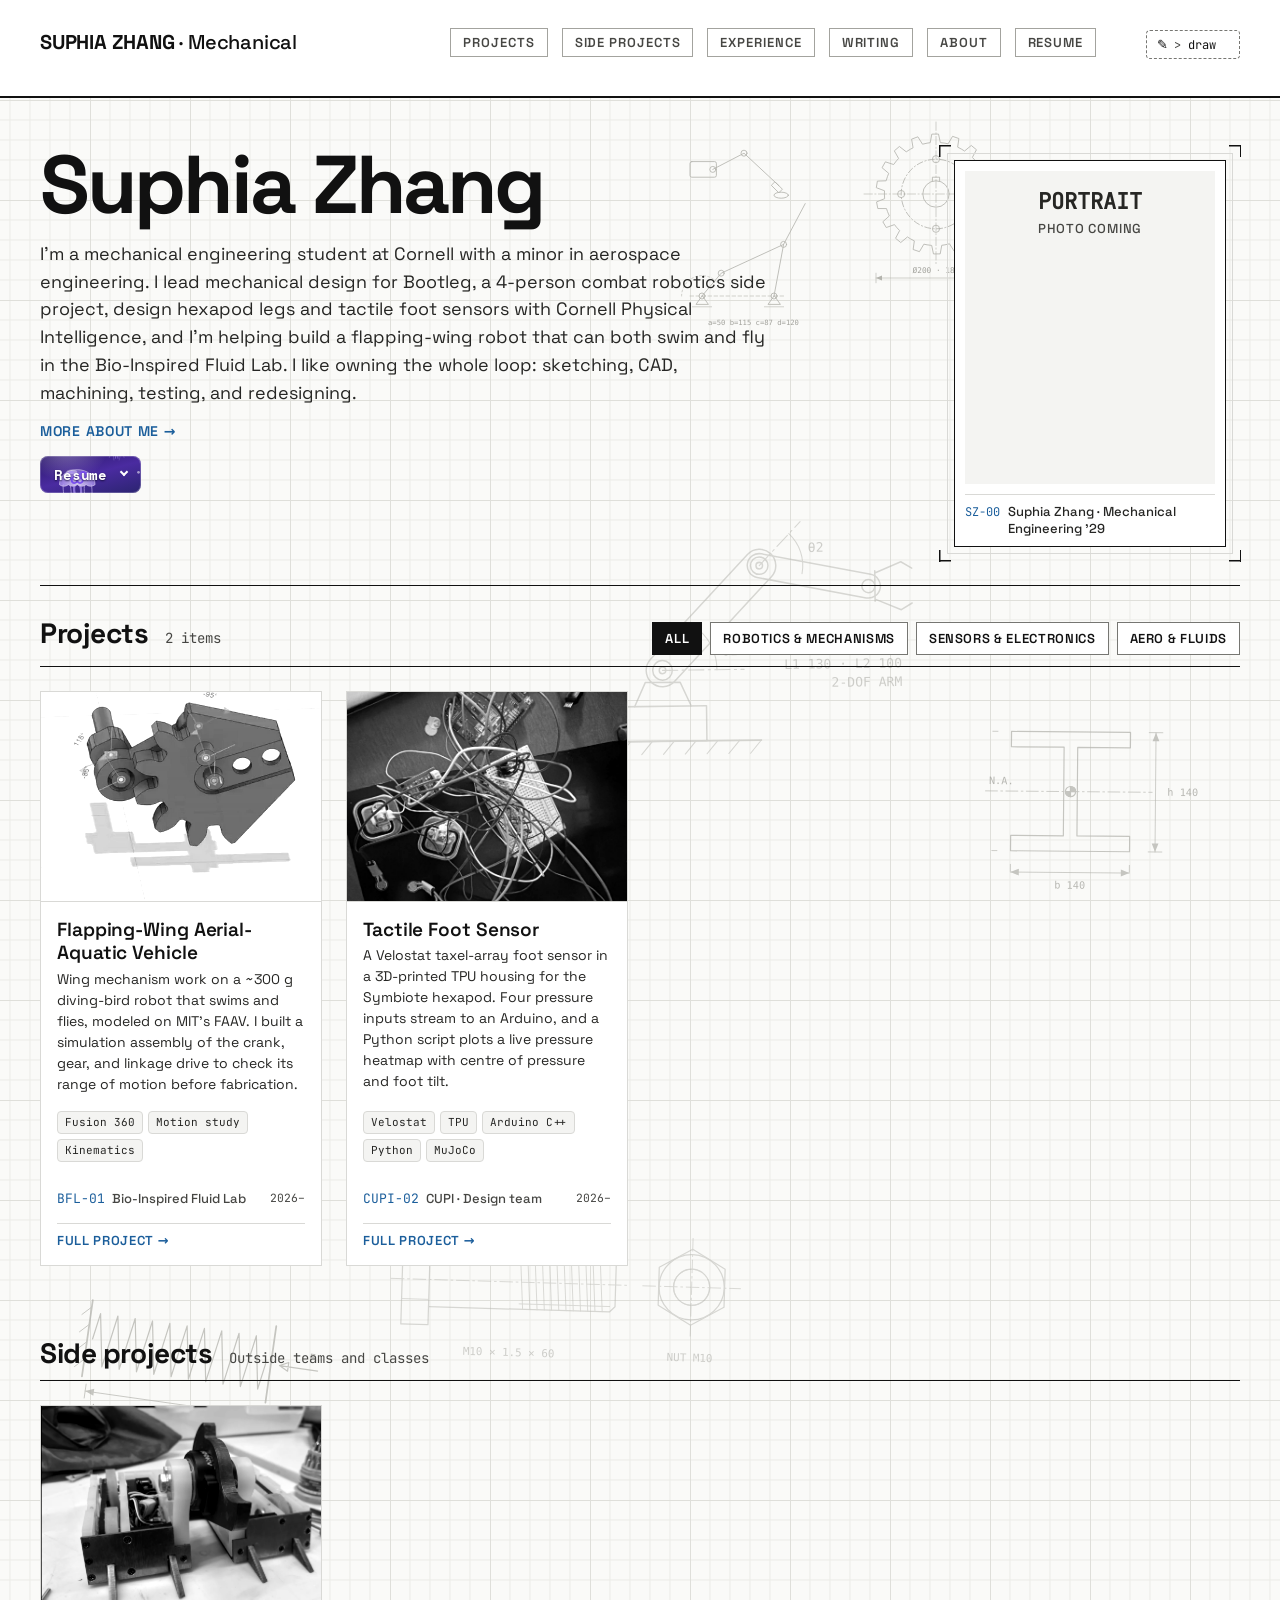
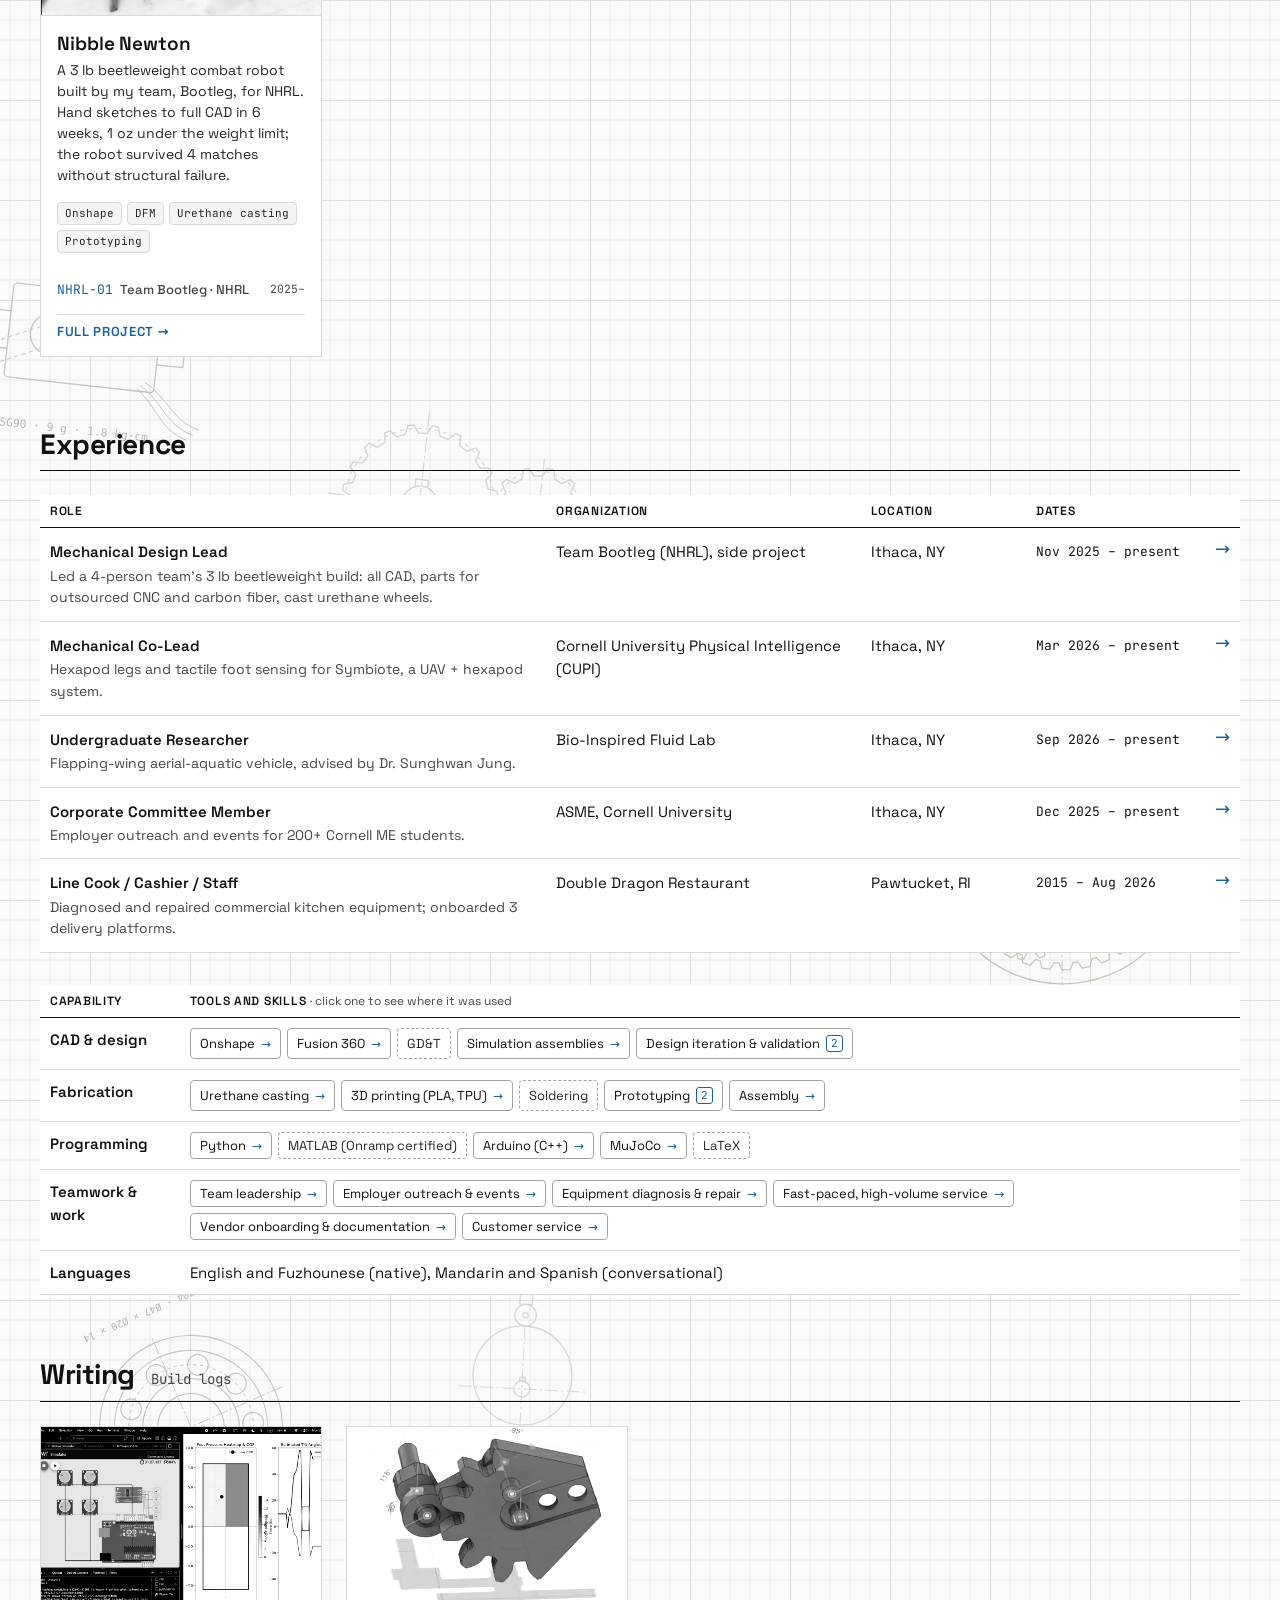
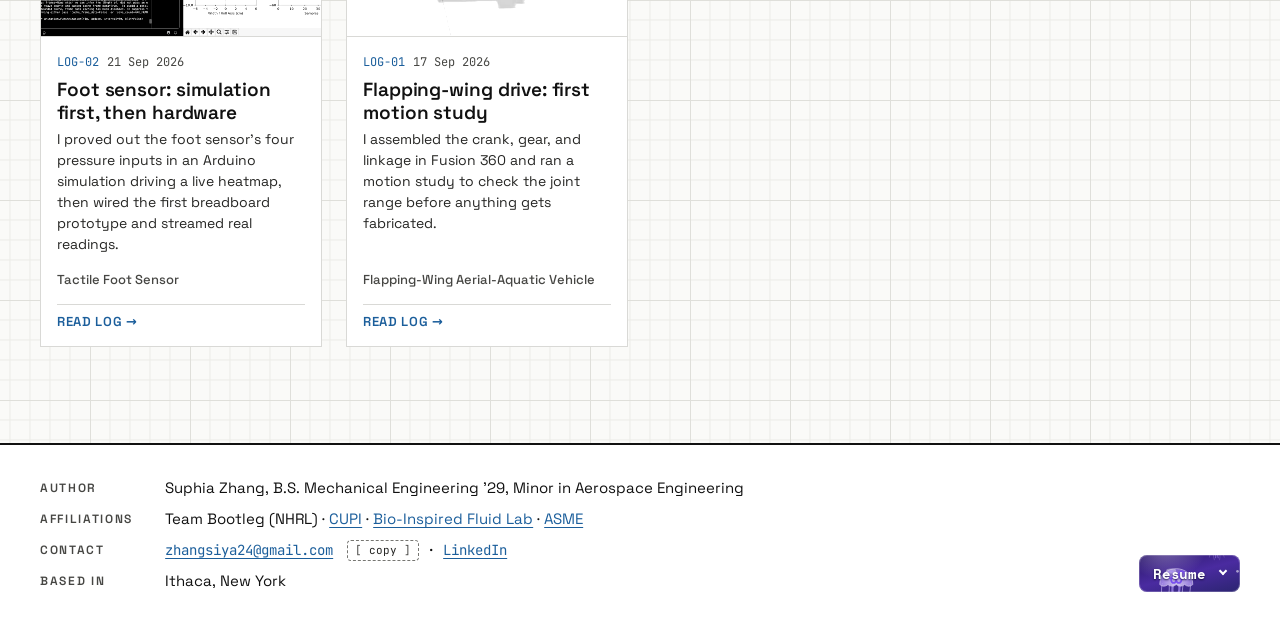
<file: index.html>
<!doctype html>
<html lang="en">
<head>
  <meta charset="utf-8">
  <meta name="viewport" content="width=device-width, initial-scale=1">
  <title>Suphia Zhang · Mechanical Engineering</title>
  <meta name="description" content="Suphia Zhang, mechanical engineering student at Cornell. Combat robotics, hexapod legs, tactile foot sensors, and a flapping-wing robot that swims and flies.">
  <meta property="og:title" content="Suphia Zhang · Mechanical Engineering">
  <meta property="og:description" content="Mechanical engineering student at Cornell. I design, build, and test robots.">
  <meta property="og:image" content="https://suphiaz24.github.io/assets/media/cupi-foot-sensor-wiring.jpg">
  <meta name="theme-color" content="#ffffff">
  <script>document.documentElement.classList.add("js");addEventListener("pagereveal",function(e){if(!e.viewTransition||location.pathname.indexOf("projects/")<0)return;var z=null;try{z=JSON.parse(sessionStorage.getItem("zoom"));sessionStorage.removeItem("zoom")}catch(_){}var s=document.documentElement.style;s.setProperty("--zx",(z?z.x:50)+"%");s.setProperty("--zy",(z?z.y:50)+"%");e.viewTransition.types.add("zoom")})</script>
  <link rel="icon" href="assets/img/favicon.svg" type="image/svg+xml">
  <link rel="preload" href="assets/fonts/space-grotesk-wght.woff2" as="font" type="font/woff2" crossorigin>
  <link rel="stylesheet" href="assets/css/main.css">
  <script src="assets/js/main.js" defer></script>
</head>
<body>
<a class="skip" href="#main">Skip to content</a>

<header class="masthead">
  <div class="wrap">
    <a class="brand" href="./">SUPHIA ZHANG <span>· Mechanical</span></a>
    <nav class="nav hang" aria-label="Primary">
      <a class="sign" href="#projects"><span class="plate">Projects</span></a>
      <a class="sign" href="#side-projects"><span class="plate">Side<span class="xl"> projects</span></span></a>
      <a class="sign" href="#experience"><span class="plate">Experience</span></a>
      <a class="sign" href="#writing"><span class="plate">Writing</span></a>
      <a class="sign" href="pages/about/index.html"><span class="plate">About</span></a>
      <a class="sign sign-go" href="assets/SZhang_Resume_Mechanical_Engineering.pdf" target="_blank" rel="noopener"><span class="plate">Resume</span></a>
    </nav>
    <div class="draw-ctl"><button type="button" class="draw-btn" aria-pressed="false" aria-label="Drawing mode"><span class="pwr" aria-hidden="true">✎</span> <span class="cmd">draw</span><span class="cur" aria-hidden="true"></span></button></div>
  </div>
</header>

<main id="main">
  <section class="intro wrap" aria-labelledby="name">
    <div class="intro-grid">
      <div class="intro-main">
      <h1 id="name">Suphia Zhang</h1>
      <p class="lede">I’m a mechanical engineering student at Cornell with a minor in aerospace engineering. I lead mechanical design for Bootleg, a 4-person combat robotics side project, design hexapod legs and tactile foot sensors with Cornell Physical Intelligence, and I’m helping build a flapping-wing robot that can both swim and fly in the Bio-Inspired Fluid Lab. I like owning the whole loop: sketching, CAD, machining, testing, and redesigning.</p>
      <p class="more"><a href="pages/about/index.html">More about me →</a></p>
      <div class="order">
        <details class="resume-menu">
        <summary class="btn"><video class="btn-video" muted loop playsinline preload="auto" aria-hidden="true"><source src="assets/media/resume-bg.mp4" type="video/mp4"></video><span class="btn-label">Resume</span> <span class="caret" aria-hidden="true"></span></summary>
        <ul class="resume-list">
          <li><a href="assets/SZhang_Resume_Mechanical_Engineering.pdf" target="_blank" rel="noopener"><strong>Mechanical Engineering</strong><span>Primary</span></a></li>
          <li><a href="assets/SZhang_Resume_Manufacturing_Engineering.pdf" target="_blank" rel="noopener"><strong>Manufacturing Engineering</strong></a></li>
          <li><a href="assets/SZhang_Resume_Testing_Engineering.pdf" target="_blank" rel="noopener"><strong>Testing Engineering</strong></a></li>
        </ul>
      </details>
      </div>
      </div>
      <figure class="frame portrait-frame">
        <!-- Portrait: upload your photo as assets/media/portrait.jpg, then replace the .pending div below with:
             <img src="assets/media/portrait.jpg" alt="Suphia Zhang" width="800" height="1000"> -->
        <div class="pending" role="img" aria-label="Portrait coming soon"><div><b>PORTRAIT</b><span>Photo coming</span></div></div>
        <figcaption><span class="pn">SZ-00</span> Suphia Zhang · Mechanical Engineering ’29</figcaption>
      </figure>
    </div>
  </section>

  <section class="wrap section" id="projects" aria-labelledby="projects-h" style="padding-top:0">
    <div class="section-head">
      <h2 id="projects-h">Projects</h2>
      <span class="count" data-count>2 items</span>
      <div class="filter" role="group" aria-label="Filter projects by category">
        <button type="button" aria-pressed="true" data-filter="all">All</button>
        <button type="button" aria-pressed="false" data-filter="robotics">Robotics &amp; Mechanisms</button>
        <button type="button" aria-pressed="false" data-filter="sensors">Sensors &amp; Electronics</button>
        <button type="button" aria-pressed="false" data-filter="aero">Aero &amp; Fluids</button>
      </div>
    </div>

    <ul class="cards track" id="project-track">
      <li data-cat="aero robotics">
        <a class="card" href="pages/projects/flapping-wing-vehicle.html">
          <div class="card-art"><img src="assets/media/faav-wing-iso.jpg" alt="Isometric CAD view of the crank, gear and linkage wing drive" loading="lazy" width="960" height="720"></div>
          <div class="card-body">
            <h3>Flapping-Wing Aerial-Aquatic Vehicle</h3>
            <p>Wing mechanism work on a ~300 g diving-bird robot that swims and flies, modeled on MIT’s FAAV. I built a simulation assembly of the crank, gear, and linkage drive to check its range of motion before fabrication.</p>
            <span class="tags" aria-label="Tools"><span>Fusion 360</span><span>Motion study</span><span>Kinematics</span></span>
            <span class="meta"><span><span class="pn">BFL-01</span> Bio-Inspired Fluid Lab</span><span class="mono">2026–</span></span>
            <span class="card-more">Full project →</span>
          </div>
        </a>
      </li>
      <li data-cat="sensors robotics">
        <a class="card" href="pages/projects/tactile-foot-sensor.html">
          <div class="card-art"><img src="assets/media/cupi-foot-sensor-wiring.jpg" alt="Prototype wiring: a RedBoard, breadboard, two load cells and force-sensitive resistors" loading="lazy" width="1200" height="1600" style="object-position:center 45%"></div>
          <div class="card-body">
            <h3>Tactile Foot Sensor</h3>
            <p>A Velostat taxel-array foot sensor in a 3D-printed TPU housing for the Symbiote hexapod. Four pressure inputs stream to an Arduino, and a Python script plots a live pressure heatmap with centre of pressure and foot tilt.</p>
            <span class="tags" aria-label="Tools"><span>Velostat</span><span>TPU</span><span>Arduino C++</span><span>Python</span><span>MuJoCo</span></span>
            <span class="meta"><span><span class="pn">CUPI-02</span> CUPI · Design team</span><span class="mono">2026–</span></span>
            <span class="card-more">Full project →</span>
          </div>
        </a>
      </li>
    </ul>
    <p class="empty" data-empty hidden>No projects in this category yet.</p>
  </section>

  <section class="wrap section" id="side-projects" aria-labelledby="side-h">
    <div class="section-head"><h2 id="side-h">Side projects</h2><span class="count">Outside teams and classes</span></div>
    <ul class="cards side-cards track" id="side-track">
      <li>
        <a class="card" href="pages/side-projects/nibble-newton.html">
          <div class="card-art"><img src="assets/media/Nibble%20Newton%201.png" alt="Nibble Newton, a 3 lb beetleweight combat robot" loading="lazy" width="960" height="720"></div>
          <div class="card-body">
            <h3>Nibble Newton</h3>
            <p>A 3 lb beetleweight combat robot built by my team, Bootleg, for NHRL. Hand sketches to full CAD in 6 weeks, 1 oz under the weight limit; the robot survived 4 matches without structural failure.</p>
            <span class="tags" aria-label="Tools"><span>Onshape</span><span>DFM</span><span>Urethane casting</span><span>Prototyping</span></span>
            <span class="meta"><span><span class="pn">NHRL-01</span> Team Bootleg · NHRL</span><span class="mono">2025–</span></span>
            <span class="card-more">Full project →</span>
          </div>
        </a>
      </li>
    </ul>
  </section>


  <section class="wrap section" id="experience" aria-labelledby="experience-h">
    <div class="section-head"><h2 id="experience-h">Experience</h2></div>
    <div class="xp">
      <div class="xp-labels" aria-hidden="true"><span>Role</span><span>Organization</span><span>Location</span><span>Dates</span></div>
      <a class="xp-row" href="pages/experience/team-bootleg.html">
        <span class="xp-role"><strong>Mechanical Design Lead</strong><span class="sub">Led a 4-person team’s 3 lb beetleweight build: all CAD, parts for outsourced CNC and carbon fiber, cast urethane wheels.</span></span>
        <span class="xp-org">Team Bootleg (NHRL), side project</span><span class="xp-loc">Ithaca, NY</span><span class="xp-date mono">Nov 2025 – present</span>
        <span class="xp-go" aria-hidden="true">→</span>
      </a>
      <a class="xp-row" href="pages/experience/cornell-physical-intelligence.html">
        <span class="xp-role"><strong>Mechanical Co-Lead</strong><span class="sub">Hexapod legs and tactile foot sensing for Symbiote, a UAV + hexapod system.</span></span>
        <span class="xp-org">Cornell University Physical Intelligence (CUPI)</span><span class="xp-loc">Ithaca, NY</span><span class="xp-date mono">Mar 2026 – present</span>
        <span class="xp-go" aria-hidden="true">→</span>
      </a>
      <a class="xp-row" href="pages/experience/bio-inspired-fluid-lab.html">
        <span class="xp-role"><strong>Undergraduate Researcher</strong><span class="sub">Flapping-wing aerial-aquatic vehicle, advised by Dr. Sunghwan Jung.</span></span>
        <span class="xp-org">Bio-Inspired Fluid Lab</span><span class="xp-loc">Ithaca, NY</span><span class="xp-date mono">Sep 2026 – present</span>
        <span class="xp-go" aria-hidden="true">→</span>
      </a>
      <a class="xp-row" href="pages/experience/asme-cornell.html">
        <span class="xp-role"><strong>Corporate Committee Member</strong><span class="sub">Employer outreach and events for 200+ Cornell ME students.</span></span>
        <span class="xp-org">ASME, Cornell University</span><span class="xp-loc">Ithaca, NY</span><span class="xp-date mono">Dec 2025 – present</span>
        <span class="xp-go" aria-hidden="true">→</span>
      </a>
      <a class="xp-row" href="pages/experience/double-dragon.html">
        <span class="xp-role"><strong>Line Cook / Cashier / Staff</strong><span class="sub">Diagnosed and repaired commercial kitchen equipment; onboarded 3 delivery platforms.</span></span>
        <span class="xp-org">Double Dragon Restaurant</span><span class="xp-loc">Pawtucket, RI</span><span class="xp-date mono">2015 – Aug 2026</span>
        <span class="xp-go" aria-hidden="true">→</span>
      </a>
    </div>


    <div class="table-scroll" style="margin-top:var(--s6)">
      <table class="spec stack-2">
        <thead><tr><th scope="col">Capability</th><th scope="col">Tools and skills <span class="hint-inline">· click one to see where it was used</span></th></tr></thead>
        <tbody>
          <tr><td><strong>CAD &amp; design</strong></td><td><div class="skills"><a class="skill" href="pages/side-projects/nibble-newton.html" title="Nibble Newton">Onshape</a><a class="skill" href="pages/projects/flapping-wing-vehicle.html" title="Flapping-Wing Vehicle">Fusion 360</a><span class="skill plain">GD&amp;T</span><a class="skill" href="pages/projects/flapping-wing-vehicle.html" title="Flapping-Wing Vehicle">Simulation assemblies</a><details class="skill-menu"><summary class="skill">Design iteration &amp; validation <span class="n">2</span></summary><ul class="skill-list"><li><a href="pages/side-projects/nibble-newton.html">Nibble Newton</a></li><li><a href="pages/projects/tactile-foot-sensor.html">Tactile Foot Sensor</a></li></ul></details></div></td></tr>
          <tr><td><strong>Fabrication</strong></td><td><div class="skills"><a class="skill" href="pages/side-projects/nibble-newton.html" title="Nibble Newton">Urethane casting</a><a class="skill" href="pages/projects/tactile-foot-sensor.html" title="Tactile Foot Sensor">3D printing (PLA, TPU)</a><span class="skill plain">Soldering</span><details class="skill-menu"><summary class="skill">Prototyping <span class="n">2</span></summary><ul class="skill-list"><li><a href="pages/projects/tactile-foot-sensor.html">Tactile Foot Sensor</a></li><li><a href="pages/side-projects/nibble-newton.html">Nibble Newton</a></li></ul></details><a class="skill" href="pages/side-projects/nibble-newton.html" title="Nibble Newton">Assembly</a></div></td></tr>
          <tr><td><strong>Programming</strong></td><td><div class="skills"><a class="skill" href="pages/projects/tactile-foot-sensor.html" title="Tactile Foot Sensor">Python</a><span class="skill plain">MATLAB (Onramp certified)</span><a class="skill" href="pages/projects/tactile-foot-sensor.html" title="Tactile Foot Sensor">Arduino (C++)</a><a class="skill" href="pages/projects/tactile-foot-sensor.html" title="Tactile Foot Sensor">MuJoCo</a><span class="skill plain">LaTeX</span></div></td></tr>
          <tr><td><strong>Teamwork &amp; work</strong></td><td><div class="skills"><a class="skill" href="pages/experience/team-bootleg.html" title="Team Bootleg">Team leadership</a><a class="skill" href="pages/experience/asme-cornell.html" title="ASME, Cornell">Employer outreach &amp; events</a><a class="skill" href="pages/experience/double-dragon.html" title="Double Dragon Restaurant">Equipment diagnosis &amp; repair</a><a class="skill" href="pages/experience/double-dragon.html" title="Double Dragon Restaurant">Fast-paced, high-volume service</a><a class="skill" href="pages/experience/double-dragon.html" title="Double Dragon Restaurant">Vendor onboarding &amp; documentation</a><a class="skill" href="pages/experience/double-dragon.html" title="Double Dragon Restaurant">Customer service</a></div></td></tr>
          <tr><td><strong>Languages</strong></td><td>English and Fuzhounese (native), Mandarin and Spanish (conversational)</td></tr>
        </tbody>
      </table>
    </div>
  </section>

  <section class="wrap section" id="writing" aria-labelledby="writing-h">
    <div class="section-head"><h2 id="writing-h">Writing</h2><span class="count">Build logs</span></div>
    <ul class="cards track writing-cards" id="writing-track">
      <li>
        <a class="card" href="pages/writing/foot-sensor-sim-to-hardware.html">
          <div class="card-art"><img src="assets/media/cupi-foot-sensor-prototype-poster.jpg" alt="Simulated foot sensor inputs driving a live pressure heatmap" loading="lazy"></div>
          <div class="card-body">
            <span class="log-date"><span class="pn">LOG-02</span> <span class="mono">21 Sep 2026</span></span>
            <h3>Foot sensor: simulation first, then hardware</h3>
            <p>I proved out the foot sensor’s four pressure inputs in an Arduino simulation driving a live heatmap, then wired the first breadboard prototype and streamed real readings.</p>
            <span class="meta"><span>Tactile Foot Sensor</span></span>
            <span class="card-more">Read log →</span>
          </div>
        </a>
      </li>
      <li>
        <a class="card" href="pages/writing/flapping-wing-first-motion-study.html">
          <div class="card-art"><img src="assets/media/faav-wing-iso.jpg" alt="Isometric CAD view of the crank, gear and linkage wing drive" loading="lazy" width="960" height="720"></div>
          <div class="card-body">
            <span class="log-date"><span class="pn">LOG-01</span> <span class="mono">17 Sep 2026</span></span>
            <h3>Flapping-wing drive: first motion study</h3>
            <p>I assembled the crank, gear, and linkage in Fusion 360 and ran a motion study to check the joint range before anything gets fabricated.</p>
            <span class="meta"><span>Flapping-Wing Aerial-Aquatic Vehicle</span></span>
            <span class="card-more">Read log →</span>
          </div>
        </a>
      </li>
    </ul>
  </section>

</main>

<footer class="colophon" id="contact">
  <div class="wrap">
    <dl class="author">
      <dt>Author</dt><dd>Suphia Zhang, B.S. Mechanical Engineering ’29, Minor in Aerospace Engineering</dd>
      <dt>Affiliations</dt><dd>Team Bootleg (NHRL) · <a href="https://cornellphysicalintelligence.com/" target="_blank" rel="noopener noreferrer">CUPI</a> · <a href="https://sites.google.com/cornell.edu/sunnyjsh" target="_blank" rel="noopener noreferrer">Bio-Inspired Fluid Lab</a> · <a href="https://asme.mae.cornell.edu/" target="_blank" rel="noopener noreferrer">ASME</a></dd>
      <dt>Contact</dt><dd class="data"><a href="mailto:zhangsiya24@gmail.com">zhangsiya24@gmail.com</a> <button type="button" class="copy-email" data-copy="zhangsiya24@gmail.com" aria-label="Copy email address"><span>copy</span></button> · <a href="https://www.linkedin.com/in/suphia-zhang" target="_blank" rel="noopener noreferrer">LinkedIn</a></dd>
      <dt>Based in</dt><dd>Ithaca, New York</dd>
    </dl>
    <div class="order">
      <details class="resume-menu">
        <summary class="btn"><video class="btn-video" muted loop playsinline preload="auto" aria-hidden="true"><source src="assets/media/resume-bg.mp4" type="video/mp4"></video><span class="btn-label">Resume</span> <span class="caret" aria-hidden="true"></span></summary>
        <ul class="resume-list">
          <li><a href="assets/SZhang_Resume_Mechanical_Engineering.pdf" target="_blank" rel="noopener"><strong>Mechanical Engineering</strong><span>Primary</span></a></li>
          <li><a href="assets/SZhang_Resume_Manufacturing_Engineering.pdf" target="_blank" rel="noopener"><strong>Manufacturing Engineering</strong></a></li>
          <li><a href="assets/SZhang_Resume_Testing_Engineering.pdf" target="_blank" rel="noopener"><strong>Testing Engineering</strong></a></li>
        </ul>
      </details>
    </div>
  </div>
</footer>
</body>
</html>
</file>
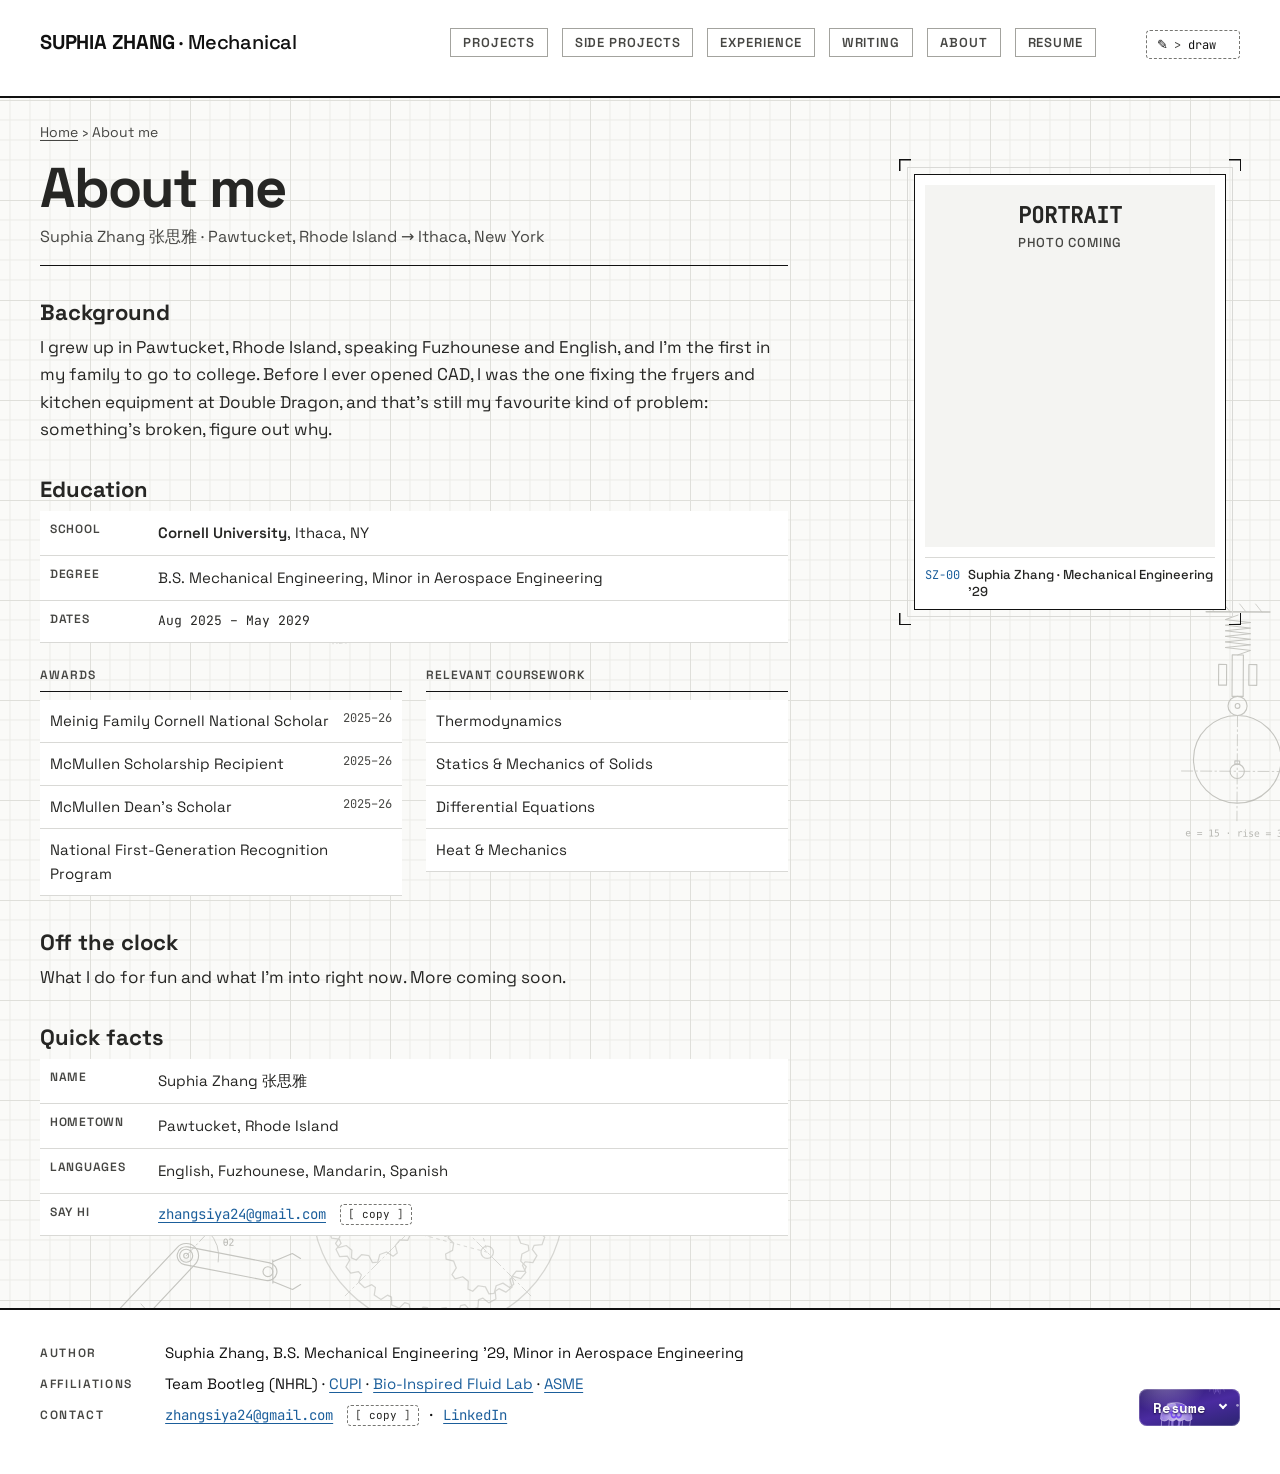
<file: pages/about/index.html>
<!doctype html>
<html lang="en">
<head>
  <meta charset="utf-8">
  <meta name="viewport" content="width=device-width, initial-scale=1">
  <title>About me · Suphia Zhang</title>
  <meta name="description" content="About Suphia Zhang: a first-generation mechanical engineering student at Cornell from Pawtucket, Rhode Island.">
  <meta name="theme-color" content="#ffffff">
  <script>document.documentElement.classList.add("js");addEventListener("pagereveal",function(e){if(!e.viewTransition||location.pathname.indexOf("projects/")<0)return;var z=null;try{z=JSON.parse(sessionStorage.getItem("zoom"));sessionStorage.removeItem("zoom")}catch(_){}var s=document.documentElement.style;s.setProperty("--zx",(z?z.x:50)+"%");s.setProperty("--zy",(z?z.y:50)+"%");e.viewTransition.types.add("zoom")})</script>
  <link rel="icon" href="../../assets/img/favicon.svg" type="image/svg+xml">
  <link rel="preload" href="../../assets/fonts/space-grotesk-wght.woff2" as="font" type="font/woff2" crossorigin>
  <link rel="stylesheet" href="../../assets/css/main.css">
  <script src="../../assets/js/main.js" defer></script>
</head>
<body>
<a class="skip" href="#main">Skip to content</a>

<header class="masthead">
  <div class="wrap">
    <a class="brand" href="../../">SUPHIA ZHANG <span>· Mechanical</span></a>
    <nav class="nav hang" aria-label="Primary">
      <a class="sign" href="../../#projects"><span class="plate">Projects</span></a>
      <a class="sign" href="../../#side-projects"><span class="plate">Side<span class="xl"> projects</span></span></a>
      <a class="sign" href="../../#experience"><span class="plate">Experience</span></a>
      <a class="sign" href="../../#writing"><span class="plate">Writing</span></a>
      <a class="sign" href="../about/index.html"><span class="plate">About</span></a>
      <a class="sign sign-go" href="../../assets/SZhang_Resume_Mechanical_Engineering.pdf" target="_blank" rel="noopener"><span class="plate">Resume</span></a>
    </nav>
    <div class="draw-ctl"><button type="button" class="draw-btn" aria-pressed="false" aria-label="Drawing mode"><span class="pwr" aria-hidden="true">✎</span> <span class="cmd">draw</span><span class="cur" aria-hidden="true"></span></button></div>
  </div>
</header>

<main id="main" class="wrap">
  <p class="crumb"><a href="../../">Home</a> › About me</p>

  <div class="about-page">
    <div class="about-text">
      <header class="product-head">
        <h1>About me</h1>
        <p class="sub">Suphia Zhang <span lang="zh-Hans">张思雅</span> · Pawtucket, Rhode Island → Ithaca, New York</p>
      </header>

      <section id="background" aria-labelledby="background-h">
        <h2 id="background-h" class="subhead">Background</h2>
        <p>I grew up in Pawtucket, Rhode Island, speaking Fuzhounese and English, and I’m the first in my family to go to college. Before I ever opened CAD, I was the one fixing the fryers and kitchen equipment at Double Dragon, and that’s still my favourite kind of problem: something’s broken, figure out why.</p>
      </section>

      <section id="education" aria-labelledby="education-h">
        <h2 id="education-h" class="subhead">Education</h2>
        <table class="spec facts">
          <tbody>
            <tr><th scope="row">School</th><td><strong>Cornell University</strong>, Ithaca, NY</td></tr>
            <tr><th scope="row">Degree</th><td>B.S. Mechanical Engineering, Minor in Aerospace Engineering</td></tr>
            <tr><th scope="row">Dates</th><td class="mono">Aug 2025 – May 2029</td></tr>
          </tbody>
        </table>
        <div class="edu-lists">
          <div>
            <h3>Awards</h3>
            <ul>
              <li>Meinig Family Cornell National Scholar <span class="mono">2025–26</span></li>
              <li>McMullen Scholarship Recipient <span class="mono">2025–26</span></li>
              <li>McMullen Dean’s Scholar <span class="mono">2025–26</span></li>
              <li>National First-Generation Recognition Program</li>
            </ul>
          </div>
          <div>
            <h3>Relevant coursework</h3>
            <ul>
              <li>Thermodynamics</li>
              <li>Statics &amp; Mechanics of Solids</li>
              <li>Differential Equations</li>
              <li>Heat &amp; Mechanics</li>
            </ul>
          </div>
        </div>
      </section>

      <section id="off-the-clock" aria-labelledby="otc-h">
        <h2 id="otc-h" class="subhead">Off the clock</h2>
        <p>What I do for fun and what I’m into right now. More coming soon.</p>
      </section>

      <section id="facts" aria-labelledby="facts-h">
        <h2 id="facts-h" class="subhead">Quick facts</h2>
        <table class="spec facts">
          <tbody>
            <tr><th scope="row">Name</th><td>Suphia Zhang <span lang="zh-Hans">张思雅</span></td></tr>
            <tr><th scope="row">Hometown</th><td>Pawtucket, Rhode Island</td></tr>
            <tr><th scope="row">Languages</th><td>English, Fuzhounese, Mandarin, Spanish</td></tr>
            <tr><th scope="row">Say hi</th><td class="data"><a href="mailto:zhangsiya24@gmail.com">zhangsiya24@gmail.com</a> <button type="button" class="copy-email" data-copy="zhangsiya24@gmail.com" aria-label="Copy email address"><span>copy</span></button></td></tr>
          </tbody>
        </table>
      </section>
    </div>
    <figure class="frame portrait-frame about-portrait">
        <!-- Portrait: upload your photo as assets/media/portrait.jpg, then replace the .pending div below with:
             <img src="../../assets/media/portrait.jpg" alt="Suphia Zhang" width="800" height="1000"> -->
        <div class="pending" role="img" aria-label="Portrait coming soon"><div><b>PORTRAIT</b><span>Photo coming</span></div></div>
        <figcaption><span class="pn">SZ-00</span> Suphia Zhang · Mechanical Engineering ’29</figcaption>
      </figure>
  </div>
</main>

<footer class="colophon" id="contact">
  <div class="wrap">
    <dl class="author">
      <dt>Author</dt><dd>Suphia Zhang, B.S. Mechanical Engineering ’29, Minor in Aerospace Engineering</dd>
      <dt>Affiliations</dt><dd>Team Bootleg (NHRL) · <a href="https://cornellphysicalintelligence.com/" target="_blank" rel="noopener noreferrer">CUPI</a> · <a href="https://sites.google.com/cornell.edu/sunnyjsh" target="_blank" rel="noopener noreferrer">Bio-Inspired Fluid Lab</a> · <a href="https://asme.mae.cornell.edu/" target="_blank" rel="noopener noreferrer">ASME</a></dd>
      <dt>Contact</dt><dd class="data"><a href="mailto:zhangsiya24@gmail.com">zhangsiya24@gmail.com</a> <button type="button" class="copy-email" data-copy="zhangsiya24@gmail.com" aria-label="Copy email address"><span>copy</span></button> · <a href="https://www.linkedin.com/in/suphia-zhang" target="_blank" rel="noopener noreferrer">LinkedIn</a></dd>
    </dl>
    <div class="order">
      <details class="resume-menu">
        <summary class="btn"><video class="btn-video" muted loop playsinline preload="auto" aria-hidden="true"><source src="../../assets/media/resume-bg.mp4" type="video/mp4"></video><span class="btn-label">Resume</span> <span class="caret" aria-hidden="true"></span></summary>
        <ul class="resume-list">
          <li><a href="../../assets/SZhang_Resume_Mechanical_Engineering.pdf" target="_blank" rel="noopener"><strong>Mechanical Engineering</strong><span>Primary</span></a></li>
          <li><a href="../../assets/SZhang_Resume_Manufacturing_Engineering.pdf" target="_blank" rel="noopener"><strong>Manufacturing Engineering</strong></a></li>
          <li><a href="../../assets/SZhang_Resume_Testing_Engineering.pdf" target="_blank" rel="noopener"><strong>Testing Engineering</strong></a></li>
        </ul>
      </details>
    </div>
  </div>
</footer>
</body>
</html>
</file>
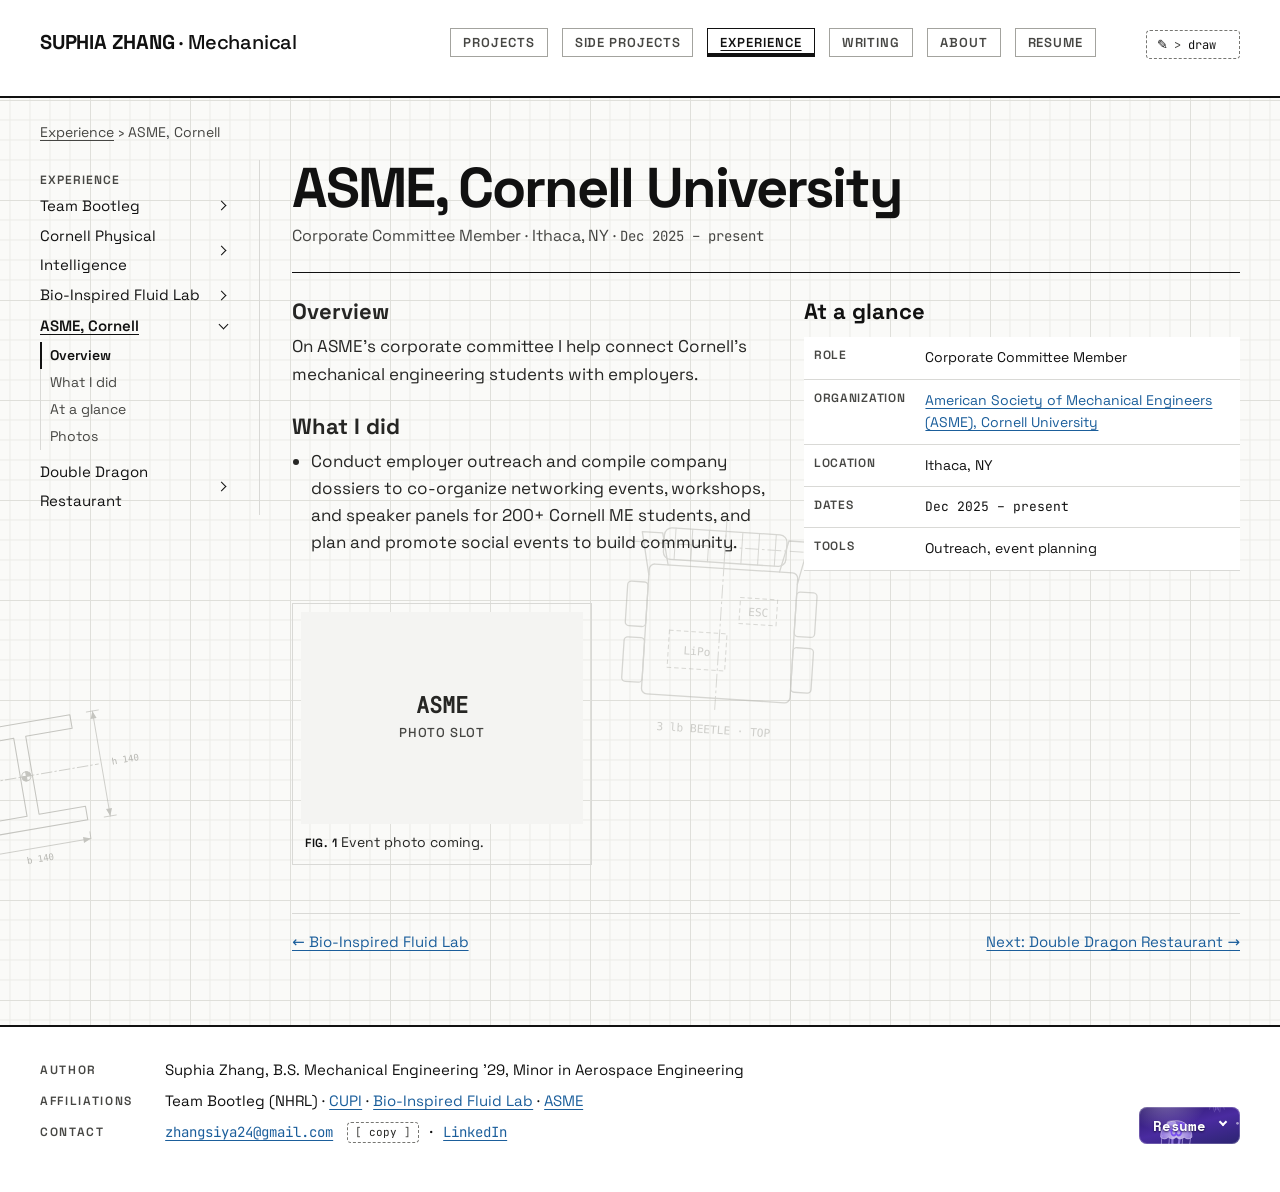
<file: pages/experience/asme-cornell.html>
<!doctype html>
<html lang="en">
<head>
  <meta charset="utf-8">
  <meta name="viewport" content="width=device-width, initial-scale=1">
  <title>Corporate Committee Member, ASME, Cornell · Suphia Zhang</title>
  <meta name="description" content="Corporate Committee Member at American Society of Mechanical Engineers (ASME), Cornell University: Employer outreach and events for 200+ Cornell ME students.">
  <meta name="theme-color" content="#ffffff">
  <script>document.documentElement.classList.add("js");addEventListener("pagereveal",function(e){if(!e.viewTransition||location.pathname.indexOf("projects/")<0)return;var z=null;try{z=JSON.parse(sessionStorage.getItem("zoom"));sessionStorage.removeItem("zoom")}catch(_){}var s=document.documentElement.style;s.setProperty("--zx",(z?z.x:50)+"%");s.setProperty("--zy",(z?z.y:50)+"%");e.viewTransition.types.add("zoom")})</script>
  <link rel="icon" href="../../assets/img/favicon.svg" type="image/svg+xml">
  <link rel="preload" href="../../assets/fonts/space-grotesk-wght.woff2" as="font" type="font/woff2" crossorigin>
  <link rel="stylesheet" href="../../assets/css/main.css">
  <script src="../../assets/js/main.js" defer></script>
</head>
<body>
<a class="skip" href="#main">Skip to content</a>

<header class="masthead">
  <div class="wrap">
    <a class="brand" href="../../">SUPHIA ZHANG <span>· Mechanical</span></a>
    <nav class="nav hang" aria-label="Primary">
      <a class="sign" href="../../#projects"><span class="plate">Projects</span></a>
      <a class="sign" href="../../#side-projects"><span class="plate">Side<span class="xl"> projects</span></span></a>
      <a class="sign" href="../../#experience" aria-current="page"><span class="plate">Experience</span></a>
      <a class="sign" href="../../#writing"><span class="plate">Writing</span></a>
      <a class="sign" href="../about/index.html"><span class="plate">About</span></a>
      <a class="sign sign-go" href="../../assets/SZhang_Resume_Mechanical_Engineering.pdf" target="_blank" rel="noopener"><span class="plate">Resume</span></a>
    </nav>
    <div class="draw-ctl"><button type="button" class="draw-btn" aria-pressed="false" aria-label="Drawing mode"><span class="pwr" aria-hidden="true">✎</span> <span class="cmd">draw</span><span class="cur" aria-hidden="true"></span></button></div>
  </div>
</header>

<main id="main" class="wrap">
  <p class="crumb"><a href="../../#experience">Experience</a> › ASME, Cornell</p>

  <div class="product">
    <aside class="side" aria-label="Experience">
      <h2>Experience</h2>
      <nav class="toc">
        <div class="toc-proj">
          <div class="toc-row"><a href="team-bootleg.html">Team Bootleg</a><button type="button" class="toc-tog" aria-expanded="false" aria-controls="toc-team-bootleg" aria-label="Team Bootleg sections"></button></div>
          <ul id="toc-team-bootleg" hidden><li><a href="team-bootleg.html#overview">Overview</a></li><li><a href="team-bootleg.html#work">What I did</a></li><li><a href="team-bootleg.html#glance">At a glance</a></li><li><a href="team-bootleg.html#photos">Photos</a></li><li><a href="team-bootleg.html#related">Related projects</a></li></ul>
        </div>
        <div class="toc-proj">
          <div class="toc-row"><a href="cornell-physical-intelligence.html">Cornell Physical Intelligence</a><button type="button" class="toc-tog" aria-expanded="false" aria-controls="toc-cornell-physical-intelligence" aria-label="Cornell Physical Intelligence sections"></button></div>
          <ul id="toc-cornell-physical-intelligence" hidden><li><a href="cornell-physical-intelligence.html#overview">Overview</a></li><li><a href="cornell-physical-intelligence.html#work">What I did</a></li><li><a href="cornell-physical-intelligence.html#glance">At a glance</a></li><li><a href="cornell-physical-intelligence.html#photos">Photos</a></li><li><a href="cornell-physical-intelligence.html#related">Related projects</a></li></ul>
        </div>
        <div class="toc-proj">
          <div class="toc-row"><a href="bio-inspired-fluid-lab.html">Bio-Inspired Fluid Lab</a><button type="button" class="toc-tog" aria-expanded="false" aria-controls="toc-bio-inspired-fluid-lab" aria-label="Bio-Inspired Fluid Lab sections"></button></div>
          <ul id="toc-bio-inspired-fluid-lab" hidden><li><a href="bio-inspired-fluid-lab.html#overview">Overview</a></li><li><a href="bio-inspired-fluid-lab.html#work">What I did</a></li><li><a href="bio-inspired-fluid-lab.html#glance">At a glance</a></li><li><a href="bio-inspired-fluid-lab.html#photos">Photos</a></li><li><a href="bio-inspired-fluid-lab.html#related">Related projects</a></li></ul>
        </div>
        <div class="toc-proj">
          <div class="toc-row"><a href="asme-cornell.html" aria-current="page">ASME, Cornell</a><button type="button" class="toc-tog" aria-expanded="true" aria-controls="toc-asme-cornell" aria-label="ASME, Cornell sections"></button></div>
          <ul id="toc-asme-cornell"><li><a href="#overview">Overview</a></li><li><a href="#work">What I did</a></li><li><a href="#glance">At a glance</a></li><li><a href="#photos">Photos</a></li></ul>
        </div>
        <div class="toc-proj">
          <div class="toc-row"><a href="double-dragon.html">Double Dragon Restaurant</a><button type="button" class="toc-tog" aria-expanded="false" aria-controls="toc-double-dragon" aria-label="Double Dragon Restaurant sections"></button></div>
          <ul id="toc-double-dragon" hidden><li><a href="double-dragon.html#overview">Overview</a></li><li><a href="double-dragon.html#work">What I did</a></li><li><a href="double-dragon.html#glance">At a glance</a></li><li><a href="double-dragon.html#photos">Photos</a></li></ul>
        </div>
      </nav>
    </aside>

    <article>
      <header class="product-head">
        <h1>ASME, Cornell University</h1>
        <p class="sub">Corporate Committee Member · Ithaca, NY · <span class="mono">Dec 2025 – present</span></p>
      </header>

      <div class="product-body">
        <div class="lead">
        <div class="desc">
          <section id="overview" aria-labelledby="overview-h">
            <h2 id="overview-h" class="subhead">Overview</h2>
            <p>On ASME’s corporate committee I help connect Cornell’s mechanical engineering students with employers.</p>
          </section>
          <section id="work" aria-labelledby="work-h">
            <h2 id="work-h" class="subhead">What I did</h2>
            <ul class="work">
              <li>Conduct employer outreach and compile company dossiers to co-organize networking events, workshops, and speaker panels for 200+ Cornell ME students, and plan and promote social events to build community.</li>
            </ul>
          </section>
        </div>

      <section class="specs" id="glance" aria-labelledby="glance-h">
        <h2 id="glance-h">At a glance</h2>
        <table class="spec facts">
          <tbody>
            <tr><th scope="row">Role</th><td>Corporate Committee Member</td></tr>
            <tr><th scope="row">Organization</th><td><a href="https://asme.mae.cornell.edu/" target="_blank" rel="noopener noreferrer">American Society of Mechanical Engineers (ASME), Cornell University</a></td></tr>
            <tr><th scope="row">Location</th><td>Ithaca, NY</td></tr>
            <tr><th scope="row">Dates</th><td class="mono">Dec 2025 – present</td></tr>
            <tr><th scope="row">Tools</th><td>Outreach, event planning</td></tr>
          </tbody>
        </table>
      </section>
        </div>

        <!-- To add a photo: copy a <figure> below, point src at assets/media/your-photo.jpg, and write the alt text and caption. -->
        <div class="figs" id="photos">
          <figure class="fig">
            <div class="pending" role="img" aria-label="Photo coming soon" style="aspect-ratio:4/3"><div><b>ASME</b><span>Photo slot</span></div></div>
            <figcaption><b>Fig. 1</b>Event photo coming.</figcaption>
          </figure>
        </div>
      </div>

      <nav class="next" aria-label="More experience">
        <a href="bio-inspired-fluid-lab.html">← Bio-Inspired Fluid Lab</a>
        <a href="double-dragon.html">Next: Double Dragon Restaurant →</a>
      </nav>
    </article>
  </div>
</main>

<footer class="colophon" id="contact">
  <div class="wrap">
    <dl class="author">
      <dt>Author</dt><dd>Suphia Zhang, B.S. Mechanical Engineering ’29, Minor in Aerospace Engineering</dd>
      <dt>Affiliations</dt><dd>Team Bootleg (NHRL) · <a href="https://cornellphysicalintelligence.com/" target="_blank" rel="noopener noreferrer">CUPI</a> · <a href="https://sites.google.com/cornell.edu/sunnyjsh" target="_blank" rel="noopener noreferrer">Bio-Inspired Fluid Lab</a> · <a href="https://asme.mae.cornell.edu/" target="_blank" rel="noopener noreferrer">ASME</a></dd>
      <dt>Contact</dt><dd class="data"><a href="mailto:zhangsiya24@gmail.com">zhangsiya24@gmail.com</a> <button type="button" class="copy-email" data-copy="zhangsiya24@gmail.com" aria-label="Copy email address"><span>copy</span></button> · <a href="https://www.linkedin.com/in/suphia-zhang" target="_blank" rel="noopener noreferrer">LinkedIn</a></dd>
    </dl>
    <div class="order">
      <details class="resume-menu">
        <summary class="btn"><video class="btn-video" muted loop playsinline preload="auto" aria-hidden="true"><source src="../../assets/media/resume-bg.mp4" type="video/mp4"></video><span class="btn-label">Resume</span> <span class="caret" aria-hidden="true"></span></summary>
        <ul class="resume-list">
          <li><a href="../../assets/SZhang_Resume_Mechanical_Engineering.pdf" target="_blank" rel="noopener"><strong>Mechanical Engineering</strong><span>Primary</span></a></li>
          <li><a href="../../assets/SZhang_Resume_Manufacturing_Engineering.pdf" target="_blank" rel="noopener"><strong>Manufacturing Engineering</strong></a></li>
          <li><a href="../../assets/SZhang_Resume_Testing_Engineering.pdf" target="_blank" rel="noopener"><strong>Testing Engineering</strong></a></li>
        </ul>
      </details>
    </div>
  </div>
</footer>
</body>
</html>
</file>
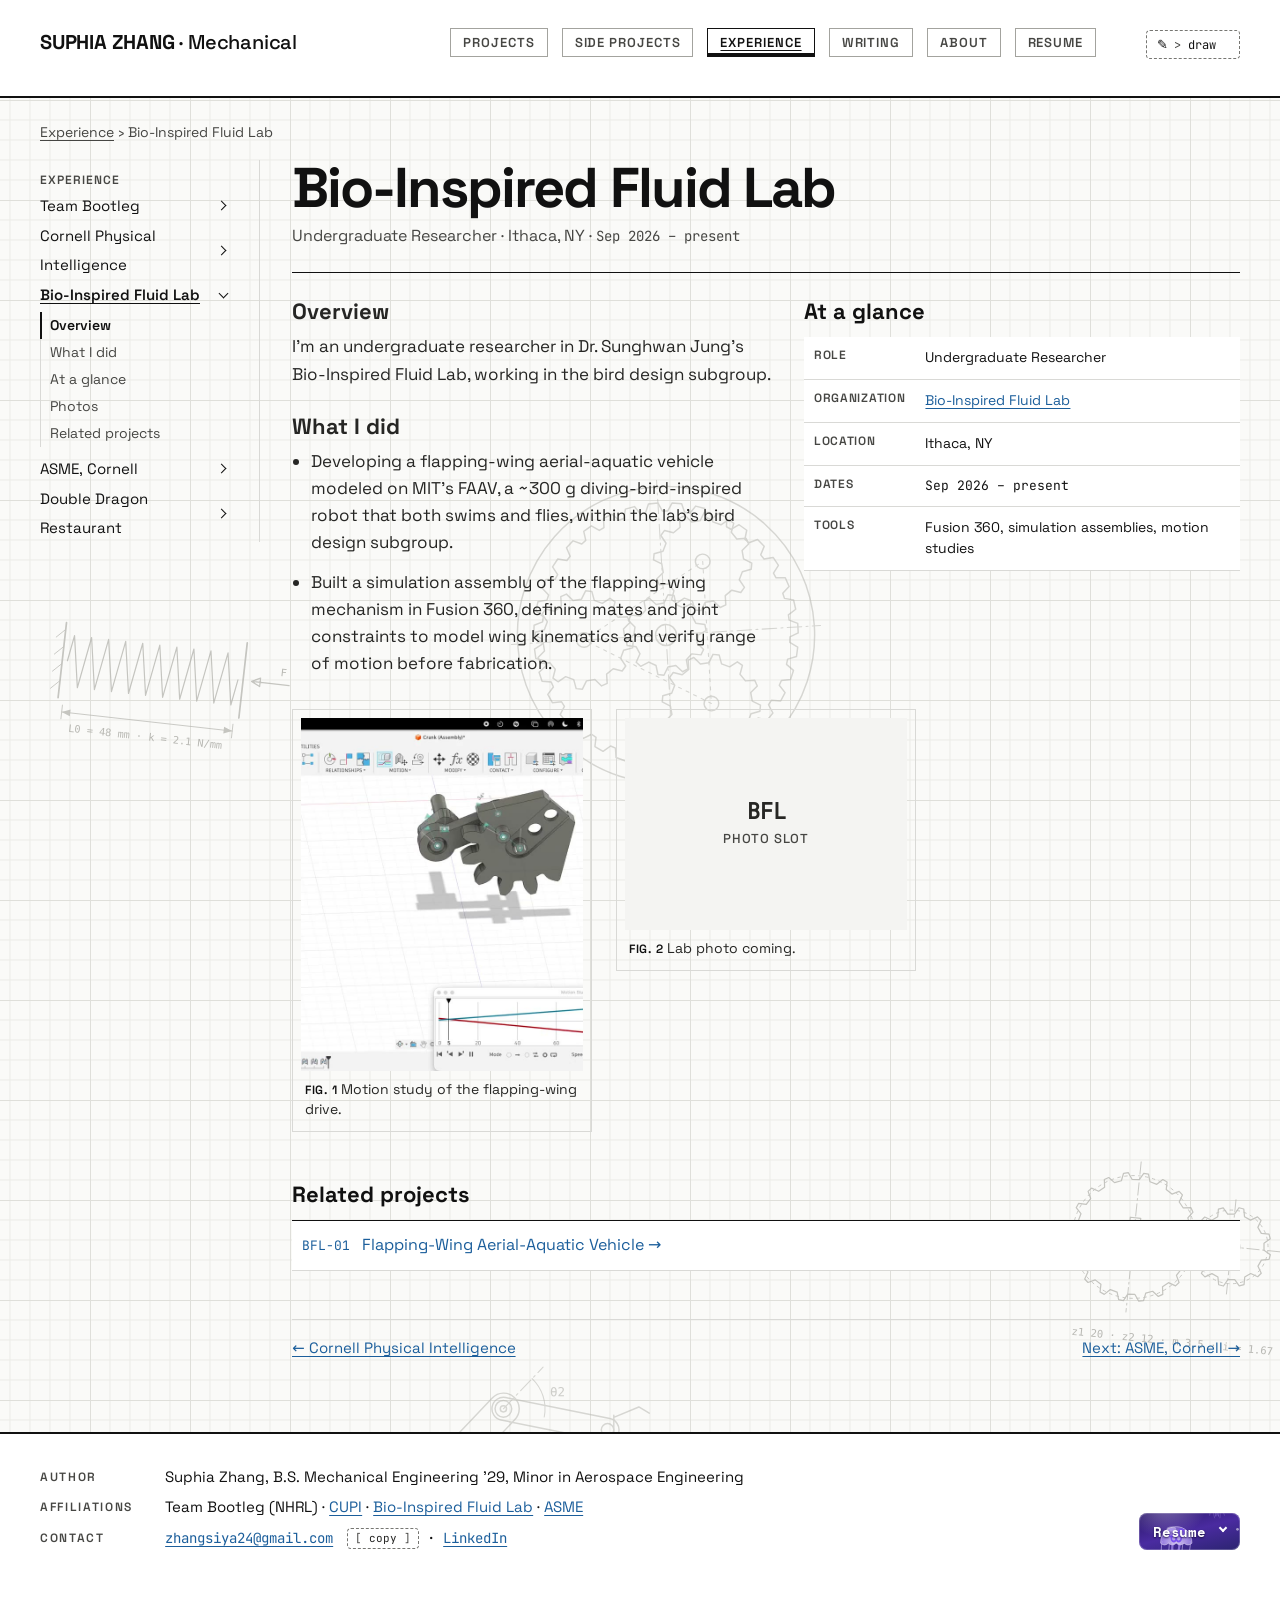
<file: pages/experience/bio-inspired-fluid-lab.html>
<!doctype html>
<html lang="en">
<head>
  <meta charset="utf-8">
  <meta name="viewport" content="width=device-width, initial-scale=1">
  <title>Undergraduate Researcher, Bio-Inspired Fluid Lab · Suphia Zhang</title>
  <meta name="description" content="Undergraduate Researcher at Bio-Inspired Fluid Lab: Flapping-wing aerial-aquatic vehicle, advised by Dr. Sunghwan Jung.">
  <meta name="theme-color" content="#ffffff">
  <script>document.documentElement.classList.add("js");addEventListener("pagereveal",function(e){if(!e.viewTransition||location.pathname.indexOf("projects/")<0)return;var z=null;try{z=JSON.parse(sessionStorage.getItem("zoom"));sessionStorage.removeItem("zoom")}catch(_){}var s=document.documentElement.style;s.setProperty("--zx",(z?z.x:50)+"%");s.setProperty("--zy",(z?z.y:50)+"%");e.viewTransition.types.add("zoom")})</script>
  <link rel="icon" href="../../assets/img/favicon.svg" type="image/svg+xml">
  <link rel="preload" href="../../assets/fonts/space-grotesk-wght.woff2" as="font" type="font/woff2" crossorigin>
  <link rel="stylesheet" href="../../assets/css/main.css">
  <script src="../../assets/js/main.js" defer></script>
</head>
<body>
<a class="skip" href="#main">Skip to content</a>

<header class="masthead">
  <div class="wrap">
    <a class="brand" href="../../">SUPHIA ZHANG <span>· Mechanical</span></a>
    <nav class="nav hang" aria-label="Primary">
      <a class="sign" href="../../#projects"><span class="plate">Projects</span></a>
      <a class="sign" href="../../#side-projects"><span class="plate">Side<span class="xl"> projects</span></span></a>
      <a class="sign" href="../../#experience" aria-current="page"><span class="plate">Experience</span></a>
      <a class="sign" href="../../#writing"><span class="plate">Writing</span></a>
      <a class="sign" href="../about/index.html"><span class="plate">About</span></a>
      <a class="sign sign-go" href="../../assets/SZhang_Resume_Mechanical_Engineering.pdf" target="_blank" rel="noopener"><span class="plate">Resume</span></a>
    </nav>
    <div class="draw-ctl"><button type="button" class="draw-btn" aria-pressed="false" aria-label="Drawing mode"><span class="pwr" aria-hidden="true">✎</span> <span class="cmd">draw</span><span class="cur" aria-hidden="true"></span></button></div>
  </div>
</header>

<main id="main" class="wrap">
  <p class="crumb"><a href="../../#experience">Experience</a> › Bio-Inspired Fluid Lab</p>

  <div class="product">
    <aside class="side" aria-label="Experience">
      <h2>Experience</h2>
      <nav class="toc">
        <div class="toc-proj">
          <div class="toc-row"><a href="team-bootleg.html">Team Bootleg</a><button type="button" class="toc-tog" aria-expanded="false" aria-controls="toc-team-bootleg" aria-label="Team Bootleg sections"></button></div>
          <ul id="toc-team-bootleg" hidden><li><a href="team-bootleg.html#overview">Overview</a></li><li><a href="team-bootleg.html#work">What I did</a></li><li><a href="team-bootleg.html#glance">At a glance</a></li><li><a href="team-bootleg.html#photos">Photos</a></li><li><a href="team-bootleg.html#related">Related projects</a></li></ul>
        </div>
        <div class="toc-proj">
          <div class="toc-row"><a href="cornell-physical-intelligence.html">Cornell Physical Intelligence</a><button type="button" class="toc-tog" aria-expanded="false" aria-controls="toc-cornell-physical-intelligence" aria-label="Cornell Physical Intelligence sections"></button></div>
          <ul id="toc-cornell-physical-intelligence" hidden><li><a href="cornell-physical-intelligence.html#overview">Overview</a></li><li><a href="cornell-physical-intelligence.html#work">What I did</a></li><li><a href="cornell-physical-intelligence.html#glance">At a glance</a></li><li><a href="cornell-physical-intelligence.html#photos">Photos</a></li><li><a href="cornell-physical-intelligence.html#related">Related projects</a></li></ul>
        </div>
        <div class="toc-proj">
          <div class="toc-row"><a href="bio-inspired-fluid-lab.html" aria-current="page">Bio-Inspired Fluid Lab</a><button type="button" class="toc-tog" aria-expanded="true" aria-controls="toc-bio-inspired-fluid-lab" aria-label="Bio-Inspired Fluid Lab sections"></button></div>
          <ul id="toc-bio-inspired-fluid-lab"><li><a href="#overview">Overview</a></li><li><a href="#work">What I did</a></li><li><a href="#glance">At a glance</a></li><li><a href="#photos">Photos</a></li><li><a href="#related">Related projects</a></li></ul>
        </div>
        <div class="toc-proj">
          <div class="toc-row"><a href="asme-cornell.html">ASME, Cornell</a><button type="button" class="toc-tog" aria-expanded="false" aria-controls="toc-asme-cornell" aria-label="ASME, Cornell sections"></button></div>
          <ul id="toc-asme-cornell" hidden><li><a href="asme-cornell.html#overview">Overview</a></li><li><a href="asme-cornell.html#work">What I did</a></li><li><a href="asme-cornell.html#glance">At a glance</a></li><li><a href="asme-cornell.html#photos">Photos</a></li></ul>
        </div>
        <div class="toc-proj">
          <div class="toc-row"><a href="double-dragon.html">Double Dragon Restaurant</a><button type="button" class="toc-tog" aria-expanded="false" aria-controls="toc-double-dragon" aria-label="Double Dragon Restaurant sections"></button></div>
          <ul id="toc-double-dragon" hidden><li><a href="double-dragon.html#overview">Overview</a></li><li><a href="double-dragon.html#work">What I did</a></li><li><a href="double-dragon.html#glance">At a glance</a></li><li><a href="double-dragon.html#photos">Photos</a></li></ul>
        </div>
      </nav>
    </aside>

    <article>
      <header class="product-head">
        <h1>Bio-Inspired Fluid Lab</h1>
        <p class="sub">Undergraduate Researcher · Ithaca, NY · <span class="mono">Sep 2026 – present</span></p>
      </header>

      <div class="product-body">
        <div class="lead">
        <div class="desc">
          <section id="overview" aria-labelledby="overview-h">
            <h2 id="overview-h" class="subhead">Overview</h2>
            <p>I’m an undergraduate researcher in Dr. Sunghwan Jung’s Bio-Inspired Fluid Lab, working in the bird design subgroup.</p>
          </section>
          <section id="work" aria-labelledby="work-h">
            <h2 id="work-h" class="subhead">What I did</h2>
            <ul class="work">
              <li>Developing a flapping-wing aerial-aquatic vehicle modeled on MIT’s FAAV, a ~300 g diving-bird-inspired robot that both swims and flies, within the lab’s bird design subgroup.</li>
              <li>Built a simulation assembly of the flapping-wing mechanism in Fusion 360, defining mates and joint constraints to model wing kinematics and verify range of motion before fabrication.</li>
            </ul>
          </section>
        </div>

      <section class="specs" id="glance" aria-labelledby="glance-h">
        <h2 id="glance-h">At a glance</h2>
        <table class="spec facts">
          <tbody>
            <tr><th scope="row">Role</th><td>Undergraduate Researcher</td></tr>
            <tr><th scope="row">Organization</th><td><a href="https://sites.google.com/cornell.edu/sunnyjsh" target="_blank" rel="noopener noreferrer">Bio-Inspired Fluid Lab</a></td></tr>
            <tr><th scope="row">Location</th><td>Ithaca, NY</td></tr>
            <tr><th scope="row">Dates</th><td class="mono">Sep 2026 – present</td></tr>
            <tr><th scope="row">Tools</th><td>Fusion 360, simulation assemblies, motion studies</td></tr>
          </tbody>
        </table>
      </section>
        </div>

        <!-- To add a photo: copy a <figure> below, point src at assets/media/your-photo.jpg, and write the alt text and caption. -->
        <div class="figs" id="photos">
          <figure class="fig">
            <img src="../../assets/media/faav-wing-assembly-poster.jpg" alt="CAD motion study of the crank, gear and linkage wing drive" loading="lazy" width="1280" height="800">
            <figcaption><b>Fig. 1</b>Motion study of the flapping-wing drive.</figcaption>
          </figure>
          <figure class="fig">
            <div class="pending" role="img" aria-label="Photo coming soon" style="aspect-ratio:4/3"><div><b>BFL</b><span>Photo slot</span></div></div>
            <figcaption><b>Fig. 2</b>Lab photo coming.</figcaption>
          </figure>
        </div>
      </div>

      <section class="specs" id="related" aria-labelledby="related-h">
        <h2 id="related-h">Related projects</h2>
        <ul class="related">
          <li><a href="../projects/flapping-wing-vehicle.html"><span class="pn">BFL-01</span> Flapping-Wing Aerial-Aquatic Vehicle →</a></li>
        </ul>
      </section>

      <nav class="next" aria-label="More experience">
        <a href="cornell-physical-intelligence.html">← Cornell Physical Intelligence</a>
        <a href="asme-cornell.html">Next: ASME, Cornell →</a>
      </nav>
    </article>
  </div>
</main>

<footer class="colophon" id="contact">
  <div class="wrap">
    <dl class="author">
      <dt>Author</dt><dd>Suphia Zhang, B.S. Mechanical Engineering ’29, Minor in Aerospace Engineering</dd>
      <dt>Affiliations</dt><dd>Team Bootleg (NHRL) · <a href="https://cornellphysicalintelligence.com/" target="_blank" rel="noopener noreferrer">CUPI</a> · <a href="https://sites.google.com/cornell.edu/sunnyjsh" target="_blank" rel="noopener noreferrer">Bio-Inspired Fluid Lab</a> · <a href="https://asme.mae.cornell.edu/" target="_blank" rel="noopener noreferrer">ASME</a></dd>
      <dt>Contact</dt><dd class="data"><a href="mailto:zhangsiya24@gmail.com">zhangsiya24@gmail.com</a> <button type="button" class="copy-email" data-copy="zhangsiya24@gmail.com" aria-label="Copy email address"><span>copy</span></button> · <a href="https://www.linkedin.com/in/suphia-zhang" target="_blank" rel="noopener noreferrer">LinkedIn</a></dd>
    </dl>
    <div class="order">
      <details class="resume-menu">
        <summary class="btn"><video class="btn-video" muted loop playsinline preload="auto" aria-hidden="true"><source src="../../assets/media/resume-bg.mp4" type="video/mp4"></video><span class="btn-label">Resume</span> <span class="caret" aria-hidden="true"></span></summary>
        <ul class="resume-list">
          <li><a href="../../assets/SZhang_Resume_Mechanical_Engineering.pdf" target="_blank" rel="noopener"><strong>Mechanical Engineering</strong><span>Primary</span></a></li>
          <li><a href="../../assets/SZhang_Resume_Manufacturing_Engineering.pdf" target="_blank" rel="noopener"><strong>Manufacturing Engineering</strong></a></li>
          <li><a href="../../assets/SZhang_Resume_Testing_Engineering.pdf" target="_blank" rel="noopener"><strong>Testing Engineering</strong></a></li>
        </ul>
      </details>
    </div>
  </div>
</footer>
</body>
</html>
</file>
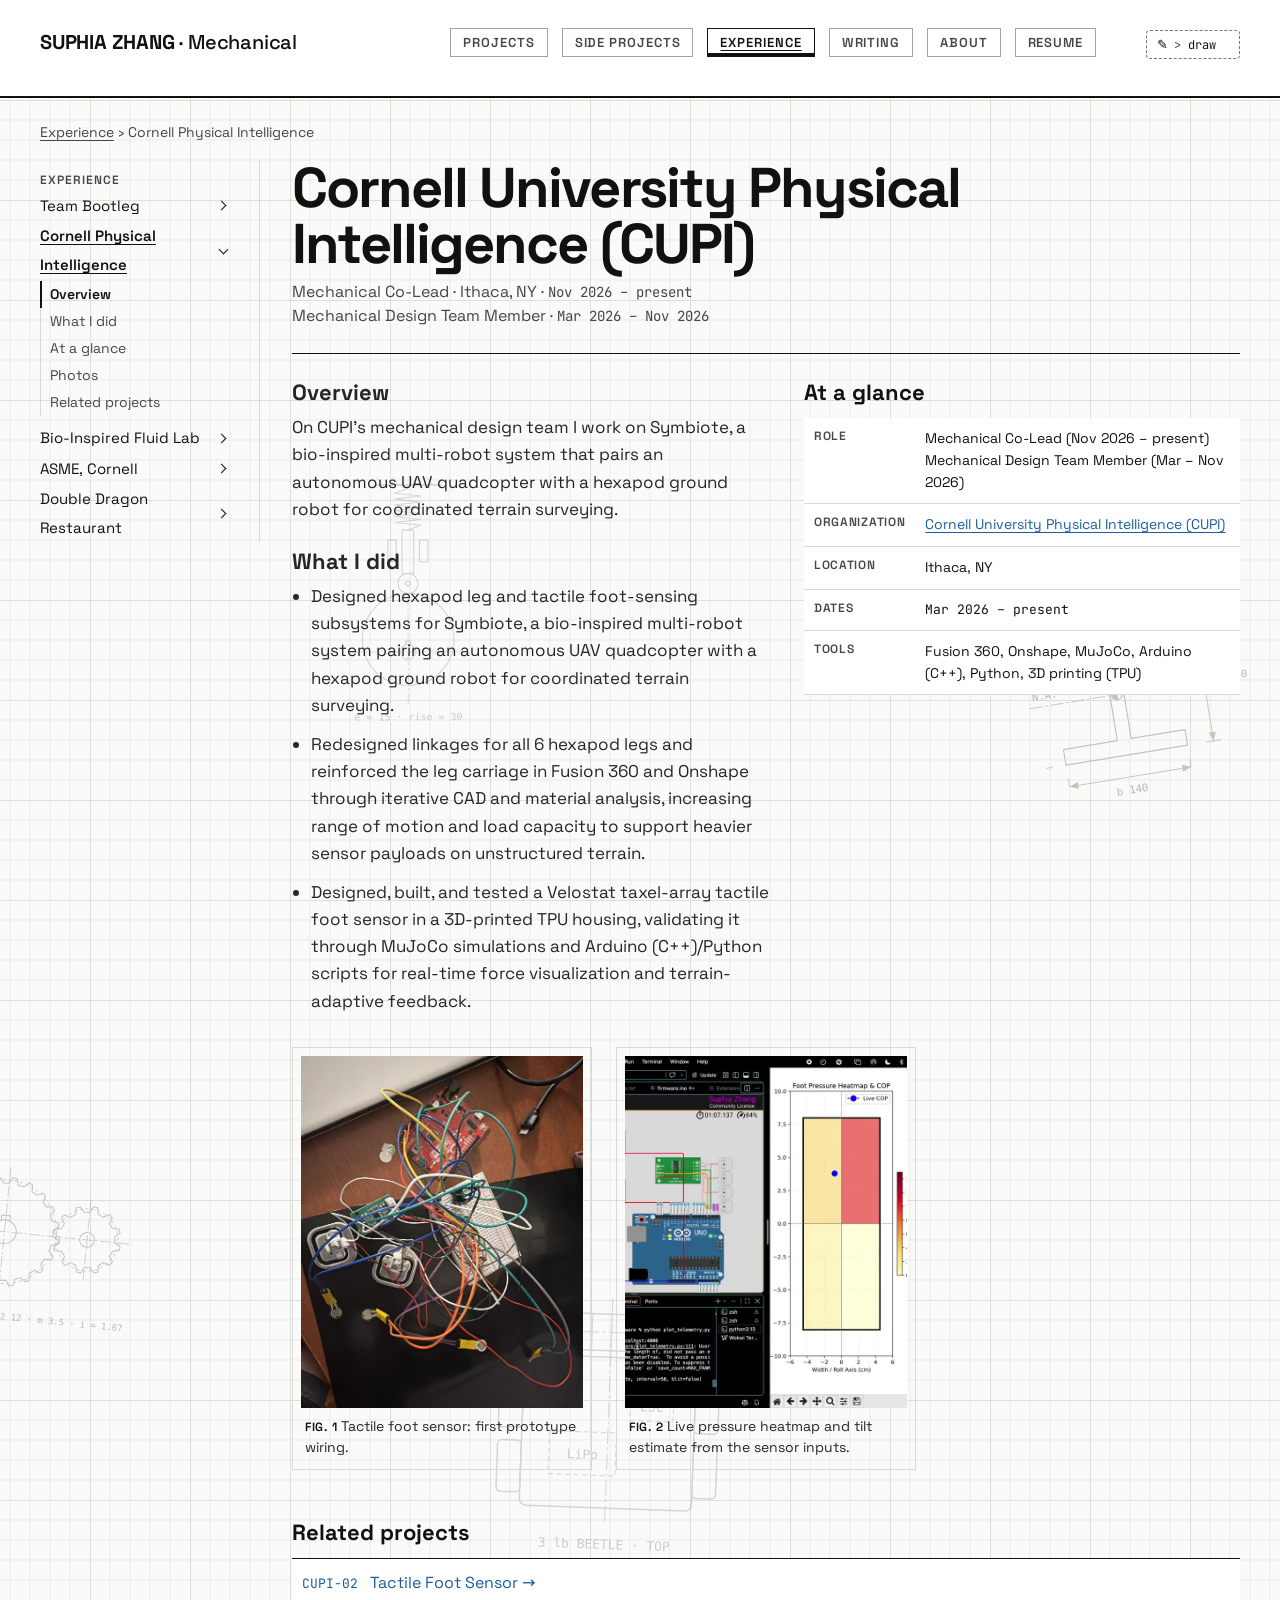
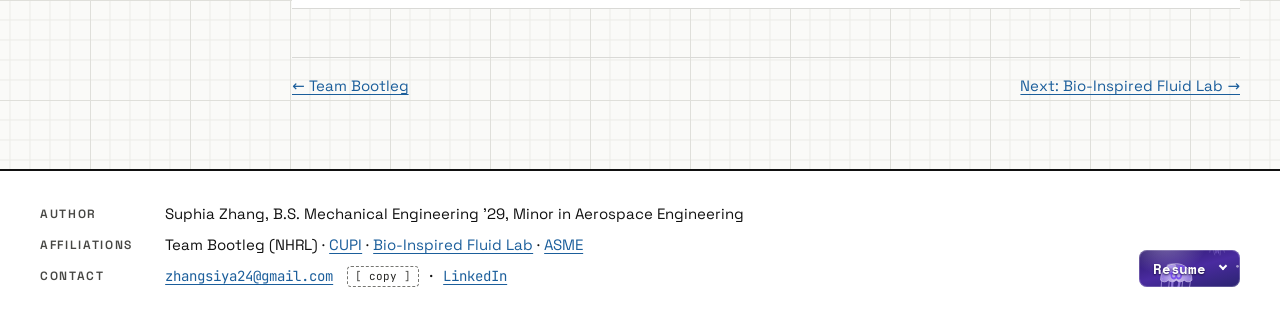
<file: pages/experience/cornell-physical-intelligence.html>
<!doctype html>
<html lang="en">
<head>
  <meta charset="utf-8">
  <meta name="viewport" content="width=device-width, initial-scale=1">
  <title>Mechanical Co-Lead, Cornell Physical Intelligence · Suphia Zhang</title>
  <meta name="description" content="Mechanical Co-Lead (previously Mechanical Design Team Member) at Cornell University Physical Intelligence (CUPI): Hexapod legs and tactile foot sensing for Symbiote, a UAV + hexapod system.">
  <meta name="theme-color" content="#ffffff">
  <script>document.documentElement.classList.add("js");addEventListener("pagereveal",function(e){if(!e.viewTransition||location.pathname.indexOf("projects/")<0)return;var z=null;try{z=JSON.parse(sessionStorage.getItem("zoom"));sessionStorage.removeItem("zoom")}catch(_){}var s=document.documentElement.style;s.setProperty("--zx",(z?z.x:50)+"%");s.setProperty("--zy",(z?z.y:50)+"%");e.viewTransition.types.add("zoom")})</script>
  <link rel="icon" href="../../assets/img/favicon.svg" type="image/svg+xml">
  <link rel="preload" href="../../assets/fonts/space-grotesk-wght.woff2" as="font" type="font/woff2" crossorigin>
  <link rel="stylesheet" href="../../assets/css/main.css">
  <script src="../../assets/js/main.js" defer></script>
</head>
<body>
<a class="skip" href="#main">Skip to content</a>

<header class="masthead">
  <div class="wrap">
    <a class="brand" href="../../">SUPHIA ZHANG <span>· Mechanical</span></a>
    <nav class="nav hang" aria-label="Primary">
      <a class="sign" href="../../#projects"><span class="plate">Projects</span></a>
      <a class="sign" href="../../#side-projects"><span class="plate">Side<span class="xl"> projects</span></span></a>
      <a class="sign" href="../../#experience" aria-current="page"><span class="plate">Experience</span></a>
      <a class="sign" href="../../#writing"><span class="plate">Writing</span></a>
      <a class="sign" href="../about/index.html"><span class="plate">About</span></a>
      <a class="sign sign-go" href="../../assets/SZhang_Resume_Mechanical_Engineering.pdf" target="_blank" rel="noopener"><span class="plate">Resume</span></a>
    </nav>
    <div class="draw-ctl"><button type="button" class="draw-btn" aria-pressed="false" aria-label="Drawing mode"><span class="pwr" aria-hidden="true">✎</span> <span class="cmd">draw</span><span class="cur" aria-hidden="true"></span></button></div>
  </div>
</header>

<main id="main" class="wrap">
  <p class="crumb"><a href="../../#experience">Experience</a> › Cornell Physical Intelligence</p>

  <div class="product">
    <aside class="side" aria-label="Experience">
      <h2>Experience</h2>
      <nav class="toc">
        <div class="toc-proj">
          <div class="toc-row"><a href="team-bootleg.html">Team Bootleg</a><button type="button" class="toc-tog" aria-expanded="false" aria-controls="toc-team-bootleg" aria-label="Team Bootleg sections"></button></div>
          <ul id="toc-team-bootleg" hidden><li><a href="team-bootleg.html#overview">Overview</a></li><li><a href="team-bootleg.html#work">What I did</a></li><li><a href="team-bootleg.html#glance">At a glance</a></li><li><a href="team-bootleg.html#photos">Photos</a></li><li><a href="team-bootleg.html#related">Related projects</a></li></ul>
        </div>
        <div class="toc-proj">
          <div class="toc-row"><a href="cornell-physical-intelligence.html" aria-current="page">Cornell Physical Intelligence</a><button type="button" class="toc-tog" aria-expanded="true" aria-controls="toc-cornell-physical-intelligence" aria-label="Cornell Physical Intelligence sections"></button></div>
          <ul id="toc-cornell-physical-intelligence"><li><a href="#overview">Overview</a></li><li><a href="#work">What I did</a></li><li><a href="#glance">At a glance</a></li><li><a href="#photos">Photos</a></li><li><a href="#related">Related projects</a></li></ul>
        </div>
        <div class="toc-proj">
          <div class="toc-row"><a href="bio-inspired-fluid-lab.html">Bio-Inspired Fluid Lab</a><button type="button" class="toc-tog" aria-expanded="false" aria-controls="toc-bio-inspired-fluid-lab" aria-label="Bio-Inspired Fluid Lab sections"></button></div>
          <ul id="toc-bio-inspired-fluid-lab" hidden><li><a href="bio-inspired-fluid-lab.html#overview">Overview</a></li><li><a href="bio-inspired-fluid-lab.html#work">What I did</a></li><li><a href="bio-inspired-fluid-lab.html#glance">At a glance</a></li><li><a href="bio-inspired-fluid-lab.html#photos">Photos</a></li><li><a href="bio-inspired-fluid-lab.html#related">Related projects</a></li></ul>
        </div>
        <div class="toc-proj">
          <div class="toc-row"><a href="asme-cornell.html">ASME, Cornell</a><button type="button" class="toc-tog" aria-expanded="false" aria-controls="toc-asme-cornell" aria-label="ASME, Cornell sections"></button></div>
          <ul id="toc-asme-cornell" hidden><li><a href="asme-cornell.html#overview">Overview</a></li><li><a href="asme-cornell.html#work">What I did</a></li><li><a href="asme-cornell.html#glance">At a glance</a></li><li><a href="asme-cornell.html#photos">Photos</a></li></ul>
        </div>
        <div class="toc-proj">
          <div class="toc-row"><a href="double-dragon.html">Double Dragon Restaurant</a><button type="button" class="toc-tog" aria-expanded="false" aria-controls="toc-double-dragon" aria-label="Double Dragon Restaurant sections"></button></div>
          <ul id="toc-double-dragon" hidden><li><a href="double-dragon.html#overview">Overview</a></li><li><a href="double-dragon.html#work">What I did</a></li><li><a href="double-dragon.html#glance">At a glance</a></li><li><a href="double-dragon.html#photos">Photos</a></li></ul>
        </div>
      </nav>
    </aside>

    <article>
      <header class="product-head">
        <h1>Cornell University Physical Intelligence (CUPI)</h1>
        <p class="sub">Mechanical Co-Lead · Ithaca, NY · <span class="mono">Nov 2026 – present</span><br>Mechanical Design Team Member · <span class="mono">Mar 2026 – Nov 2026</span></p>
      </header>

      <div class="product-body">
        <div class="lead">
        <div class="desc">
          <section id="overview" aria-labelledby="overview-h">
            <h2 id="overview-h" class="subhead">Overview</h2>
            <p>On CUPI’s mechanical design team I work on Symbiote, a bio-inspired multi-robot system that pairs an autonomous UAV quadcopter with a hexapod ground robot for coordinated terrain surveying.</p>
          </section>
          <section id="work" aria-labelledby="work-h">
            <h2 id="work-h" class="subhead">What I did</h2>
            <ul class="work">
              <li>Designed hexapod leg and tactile foot-sensing subsystems for Symbiote, a bio-inspired multi-robot system pairing an autonomous UAV quadcopter with a hexapod ground robot for coordinated terrain surveying.</li>
              <li>Redesigned linkages for all 6 hexapod legs and reinforced the leg carriage in Fusion 360 and Onshape through iterative CAD and material analysis, increasing range of motion and load capacity to support heavier sensor payloads on unstructured terrain.</li>
              <li>Designed, built, and tested a Velostat taxel-array tactile foot sensor in a 3D-printed TPU housing, validating it through MuJoCo simulations and Arduino (C++)/Python scripts for real-time force visualization and terrain-adaptive feedback.</li>
            </ul>
          </section>
        </div>

      <section class="specs" id="glance" aria-labelledby="glance-h">
        <h2 id="glance-h">At a glance</h2>
        <table class="spec facts">
          <tbody>
            <tr><th scope="row">Role</th><td>Mechanical Co-Lead (Nov 2026 – present)<br>Mechanical Design Team Member (Mar – Nov 2026)</td></tr>
            <tr><th scope="row">Organization</th><td><a href="https://cornellphysicalintelligence.com/" target="_blank" rel="noopener noreferrer">Cornell University Physical Intelligence (CUPI)</a></td></tr>
            <tr><th scope="row">Location</th><td>Ithaca, NY</td></tr>
            <tr><th scope="row">Dates</th><td class="mono">Mar 2026 – present</td></tr>
            <tr><th scope="row">Tools</th><td>Fusion 360, Onshape, MuJoCo, Arduino (C++), Python, 3D printing (TPU)</td></tr>
          </tbody>
        </table>
      </section>
        </div>

        <!-- To add a photo: copy a <figure> below, point src at assets/media/your-photo.jpg, and write the alt text and caption. -->
        <div class="figs" id="photos">
          <figure class="fig">
            <img src="../../assets/media/cupi-foot-sensor-wiring.jpg" alt="Foot sensor prototype wiring: RedBoard, breadboard, HX711 amplifier, load cells and force-sensitive resistors" loading="lazy" width="1200" height="1600">
            <figcaption><b>Fig. 1</b>Tactile foot sensor: first prototype wiring.</figcaption>
          </figure>
          <figure class="fig">
            <img src="../../assets/media/cupi-foot-sensor-prototype-poster.jpg" alt="Live foot-pressure heatmap with centre of pressure and a pitch and roll plot" loading="lazy">
            <figcaption><b>Fig. 2</b>Live pressure heatmap and tilt estimate from the sensor inputs.</figcaption>
          </figure>
        </div>
      </div>

      <section class="specs" id="related" aria-labelledby="related-h">
        <h2 id="related-h">Related projects</h2>
        <ul class="related">
          <li><a href="../projects/tactile-foot-sensor.html"><span class="pn">CUPI-02</span> Tactile Foot Sensor →</a></li>
        </ul>
      </section>

      <nav class="next" aria-label="More experience">
        <a href="team-bootleg.html">← Team Bootleg</a>
        <a href="bio-inspired-fluid-lab.html">Next: Bio-Inspired Fluid Lab →</a>
      </nav>
    </article>
  </div>
</main>

<footer class="colophon" id="contact">
  <div class="wrap">
    <dl class="author">
      <dt>Author</dt><dd>Suphia Zhang, B.S. Mechanical Engineering ’29, Minor in Aerospace Engineering</dd>
      <dt>Affiliations</dt><dd>Team Bootleg (NHRL) · <a href="https://cornellphysicalintelligence.com/" target="_blank" rel="noopener noreferrer">CUPI</a> · <a href="https://sites.google.com/cornell.edu/sunnyjsh" target="_blank" rel="noopener noreferrer">Bio-Inspired Fluid Lab</a> · <a href="https://asme.mae.cornell.edu/" target="_blank" rel="noopener noreferrer">ASME</a></dd>
      <dt>Contact</dt><dd class="data"><a href="mailto:zhangsiya24@gmail.com">zhangsiya24@gmail.com</a> <button type="button" class="copy-email" data-copy="zhangsiya24@gmail.com" aria-label="Copy email address"><span>copy</span></button> · <a href="https://www.linkedin.com/in/suphia-zhang" target="_blank" rel="noopener noreferrer">LinkedIn</a></dd>
    </dl>
    <div class="order">
      <details class="resume-menu">
        <summary class="btn"><video class="btn-video" muted loop playsinline preload="auto" aria-hidden="true"><source src="../../assets/media/resume-bg.mp4" type="video/mp4"></video><span class="btn-label">Resume</span> <span class="caret" aria-hidden="true"></span></summary>
        <ul class="resume-list">
          <li><a href="../../assets/SZhang_Resume_Mechanical_Engineering.pdf" target="_blank" rel="noopener"><strong>Mechanical Engineering</strong><span>Primary</span></a></li>
          <li><a href="../../assets/SZhang_Resume_Manufacturing_Engineering.pdf" target="_blank" rel="noopener"><strong>Manufacturing Engineering</strong></a></li>
          <li><a href="../../assets/SZhang_Resume_Testing_Engineering.pdf" target="_blank" rel="noopener"><strong>Testing Engineering</strong></a></li>
        </ul>
      </details>
    </div>
  </div>
</footer>
</body>
</html>
</file>
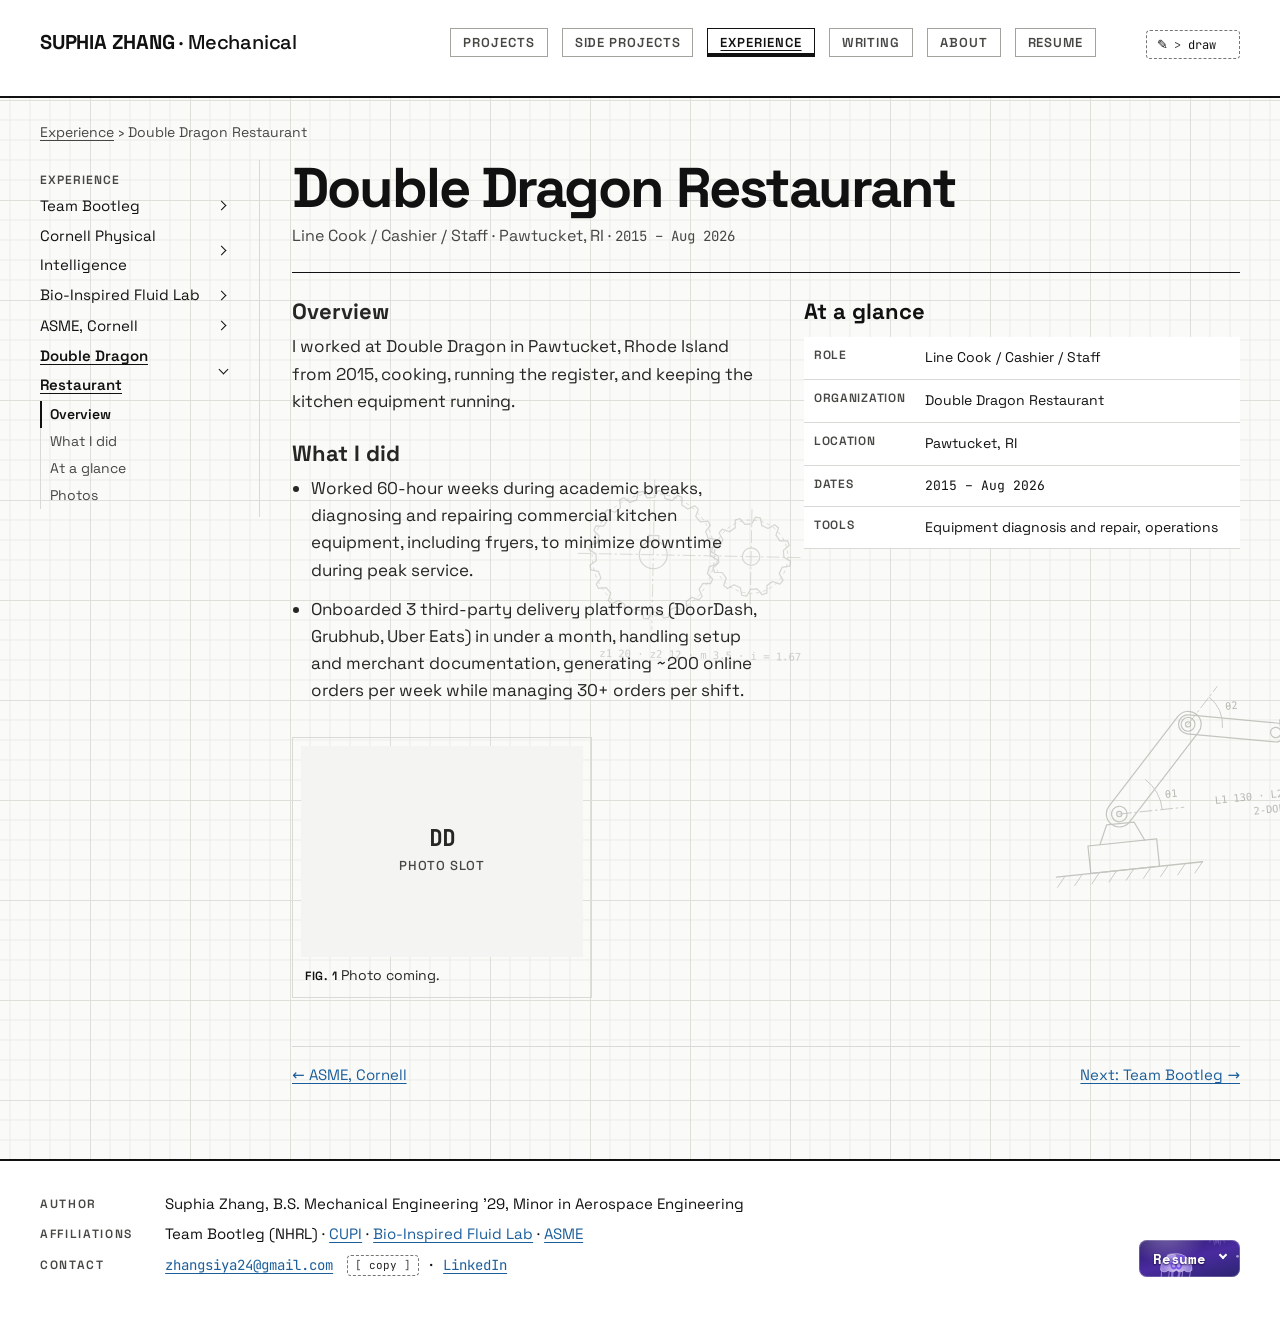
<file: pages/experience/double-dragon.html>
<!doctype html>
<html lang="en">
<head>
  <meta charset="utf-8">
  <meta name="viewport" content="width=device-width, initial-scale=1">
  <title>Line Cook / Cashier / Staff, Double Dragon Restaurant · Suphia Zhang</title>
  <meta name="description" content="Line Cook / Cashier / Staff at Double Dragon Restaurant: Diagnosed and repaired commercial kitchen equipment; onboarded 3 delivery platforms.">
  <meta name="theme-color" content="#ffffff">
  <script>document.documentElement.classList.add("js");addEventListener("pagereveal",function(e){if(!e.viewTransition||location.pathname.indexOf("projects/")<0)return;var z=null;try{z=JSON.parse(sessionStorage.getItem("zoom"));sessionStorage.removeItem("zoom")}catch(_){}var s=document.documentElement.style;s.setProperty("--zx",(z?z.x:50)+"%");s.setProperty("--zy",(z?z.y:50)+"%");e.viewTransition.types.add("zoom")})</script>
  <link rel="icon" href="../../assets/img/favicon.svg" type="image/svg+xml">
  <link rel="preload" href="../../assets/fonts/space-grotesk-wght.woff2" as="font" type="font/woff2" crossorigin>
  <link rel="stylesheet" href="../../assets/css/main.css">
  <script src="../../assets/js/main.js" defer></script>
</head>
<body>
<a class="skip" href="#main">Skip to content</a>

<header class="masthead">
  <div class="wrap">
    <a class="brand" href="../../">SUPHIA ZHANG <span>· Mechanical</span></a>
    <nav class="nav hang" aria-label="Primary">
      <a class="sign" href="../../#projects"><span class="plate">Projects</span></a>
      <a class="sign" href="../../#side-projects"><span class="plate">Side<span class="xl"> projects</span></span></a>
      <a class="sign" href="../../#experience" aria-current="page"><span class="plate">Experience</span></a>
      <a class="sign" href="../../#writing"><span class="plate">Writing</span></a>
      <a class="sign" href="../about/index.html"><span class="plate">About</span></a>
      <a class="sign sign-go" href="../../assets/SZhang_Resume_Mechanical_Engineering.pdf" target="_blank" rel="noopener"><span class="plate">Resume</span></a>
    </nav>
    <div class="draw-ctl"><button type="button" class="draw-btn" aria-pressed="false" aria-label="Drawing mode"><span class="pwr" aria-hidden="true">✎</span> <span class="cmd">draw</span><span class="cur" aria-hidden="true"></span></button></div>
  </div>
</header>

<main id="main" class="wrap">
  <p class="crumb"><a href="../../#experience">Experience</a> › Double Dragon Restaurant</p>

  <div class="product">
    <aside class="side" aria-label="Experience">
      <h2>Experience</h2>
      <nav class="toc">
        <div class="toc-proj">
          <div class="toc-row"><a href="team-bootleg.html">Team Bootleg</a><button type="button" class="toc-tog" aria-expanded="false" aria-controls="toc-team-bootleg" aria-label="Team Bootleg sections"></button></div>
          <ul id="toc-team-bootleg" hidden><li><a href="team-bootleg.html#overview">Overview</a></li><li><a href="team-bootleg.html#work">What I did</a></li><li><a href="team-bootleg.html#glance">At a glance</a></li><li><a href="team-bootleg.html#photos">Photos</a></li><li><a href="team-bootleg.html#related">Related projects</a></li></ul>
        </div>
        <div class="toc-proj">
          <div class="toc-row"><a href="cornell-physical-intelligence.html">Cornell Physical Intelligence</a><button type="button" class="toc-tog" aria-expanded="false" aria-controls="toc-cornell-physical-intelligence" aria-label="Cornell Physical Intelligence sections"></button></div>
          <ul id="toc-cornell-physical-intelligence" hidden><li><a href="cornell-physical-intelligence.html#overview">Overview</a></li><li><a href="cornell-physical-intelligence.html#work">What I did</a></li><li><a href="cornell-physical-intelligence.html#glance">At a glance</a></li><li><a href="cornell-physical-intelligence.html#photos">Photos</a></li><li><a href="cornell-physical-intelligence.html#related">Related projects</a></li></ul>
        </div>
        <div class="toc-proj">
          <div class="toc-row"><a href="bio-inspired-fluid-lab.html">Bio-Inspired Fluid Lab</a><button type="button" class="toc-tog" aria-expanded="false" aria-controls="toc-bio-inspired-fluid-lab" aria-label="Bio-Inspired Fluid Lab sections"></button></div>
          <ul id="toc-bio-inspired-fluid-lab" hidden><li><a href="bio-inspired-fluid-lab.html#overview">Overview</a></li><li><a href="bio-inspired-fluid-lab.html#work">What I did</a></li><li><a href="bio-inspired-fluid-lab.html#glance">At a glance</a></li><li><a href="bio-inspired-fluid-lab.html#photos">Photos</a></li><li><a href="bio-inspired-fluid-lab.html#related">Related projects</a></li></ul>
        </div>
        <div class="toc-proj">
          <div class="toc-row"><a href="asme-cornell.html">ASME, Cornell</a><button type="button" class="toc-tog" aria-expanded="false" aria-controls="toc-asme-cornell" aria-label="ASME, Cornell sections"></button></div>
          <ul id="toc-asme-cornell" hidden><li><a href="asme-cornell.html#overview">Overview</a></li><li><a href="asme-cornell.html#work">What I did</a></li><li><a href="asme-cornell.html#glance">At a glance</a></li><li><a href="asme-cornell.html#photos">Photos</a></li></ul>
        </div>
        <div class="toc-proj">
          <div class="toc-row"><a href="double-dragon.html" aria-current="page">Double Dragon Restaurant</a><button type="button" class="toc-tog" aria-expanded="true" aria-controls="toc-double-dragon" aria-label="Double Dragon Restaurant sections"></button></div>
          <ul id="toc-double-dragon"><li><a href="#overview">Overview</a></li><li><a href="#work">What I did</a></li><li><a href="#glance">At a glance</a></li><li><a href="#photos">Photos</a></li></ul>
        </div>
      </nav>
    </aside>

    <article>
      <header class="product-head">
        <h1>Double Dragon Restaurant</h1>
        <p class="sub">Line Cook / Cashier / Staff · Pawtucket, RI · <span class="mono">2015 – Aug 2026</span></p>
      </header>

      <div class="product-body">
        <div class="lead">
        <div class="desc">
          <section id="overview" aria-labelledby="overview-h">
            <h2 id="overview-h" class="subhead">Overview</h2>
            <p>I worked at Double Dragon in Pawtucket, Rhode Island from 2015, cooking, running the register, and keeping the kitchen equipment running.</p>
          </section>
          <section id="work" aria-labelledby="work-h">
            <h2 id="work-h" class="subhead">What I did</h2>
            <ul class="work">
              <li>Worked 60-hour weeks during academic breaks, diagnosing and repairing commercial kitchen equipment, including fryers, to minimize downtime during peak service.</li>
              <li>Onboarded 3 third-party delivery platforms (DoorDash, Grubhub, Uber Eats) in under a month, handling setup and merchant documentation, generating ~200 online orders per week while managing 30+ orders per shift.</li>
            </ul>
          </section>
        </div>

      <section class="specs" id="glance" aria-labelledby="glance-h">
        <h2 id="glance-h">At a glance</h2>
        <table class="spec facts">
          <tbody>
            <tr><th scope="row">Role</th><td>Line Cook / Cashier / Staff</td></tr>
            <tr><th scope="row">Organization</th><td>Double Dragon Restaurant</td></tr>
            <tr><th scope="row">Location</th><td>Pawtucket, RI</td></tr>
            <tr><th scope="row">Dates</th><td class="mono">2015 – Aug 2026</td></tr>
            <tr><th scope="row">Tools</th><td>Equipment diagnosis and repair, operations</td></tr>
          </tbody>
        </table>
      </section>
        </div>

        <!-- To add a photo: copy a <figure> below, point src at assets/media/your-photo.jpg, and write the alt text and caption. -->
        <div class="figs" id="photos">
          <figure class="fig">
            <div class="pending" role="img" aria-label="Photo coming soon" style="aspect-ratio:4/3"><div><b>DD</b><span>Photo slot</span></div></div>
            <figcaption><b>Fig. 1</b>Photo coming.</figcaption>
          </figure>
        </div>
      </div>

      <nav class="next" aria-label="More experience">
        <a href="asme-cornell.html">← ASME, Cornell</a>
        <a href="team-bootleg.html">Next: Team Bootleg →</a>
      </nav>
    </article>
  </div>
</main>

<footer class="colophon" id="contact">
  <div class="wrap">
    <dl class="author">
      <dt>Author</dt><dd>Suphia Zhang, B.S. Mechanical Engineering ’29, Minor in Aerospace Engineering</dd>
      <dt>Affiliations</dt><dd>Team Bootleg (NHRL) · <a href="https://cornellphysicalintelligence.com/" target="_blank" rel="noopener noreferrer">CUPI</a> · <a href="https://sites.google.com/cornell.edu/sunnyjsh" target="_blank" rel="noopener noreferrer">Bio-Inspired Fluid Lab</a> · <a href="https://asme.mae.cornell.edu/" target="_blank" rel="noopener noreferrer">ASME</a></dd>
      <dt>Contact</dt><dd class="data"><a href="mailto:zhangsiya24@gmail.com">zhangsiya24@gmail.com</a> <button type="button" class="copy-email" data-copy="zhangsiya24@gmail.com" aria-label="Copy email address"><span>copy</span></button> · <a href="https://www.linkedin.com/in/suphia-zhang" target="_blank" rel="noopener noreferrer">LinkedIn</a></dd>
    </dl>
    <div class="order">
      <details class="resume-menu">
        <summary class="btn"><video class="btn-video" muted loop playsinline preload="auto" aria-hidden="true"><source src="../../assets/media/resume-bg.mp4" type="video/mp4"></video><span class="btn-label">Resume</span> <span class="caret" aria-hidden="true"></span></summary>
        <ul class="resume-list">
          <li><a href="../../assets/SZhang_Resume_Mechanical_Engineering.pdf" target="_blank" rel="noopener"><strong>Mechanical Engineering</strong><span>Primary</span></a></li>
          <li><a href="../../assets/SZhang_Resume_Manufacturing_Engineering.pdf" target="_blank" rel="noopener"><strong>Manufacturing Engineering</strong></a></li>
          <li><a href="../../assets/SZhang_Resume_Testing_Engineering.pdf" target="_blank" rel="noopener"><strong>Testing Engineering</strong></a></li>
        </ul>
      </details>
    </div>
  </div>
</footer>
</body>
</html>
</file>
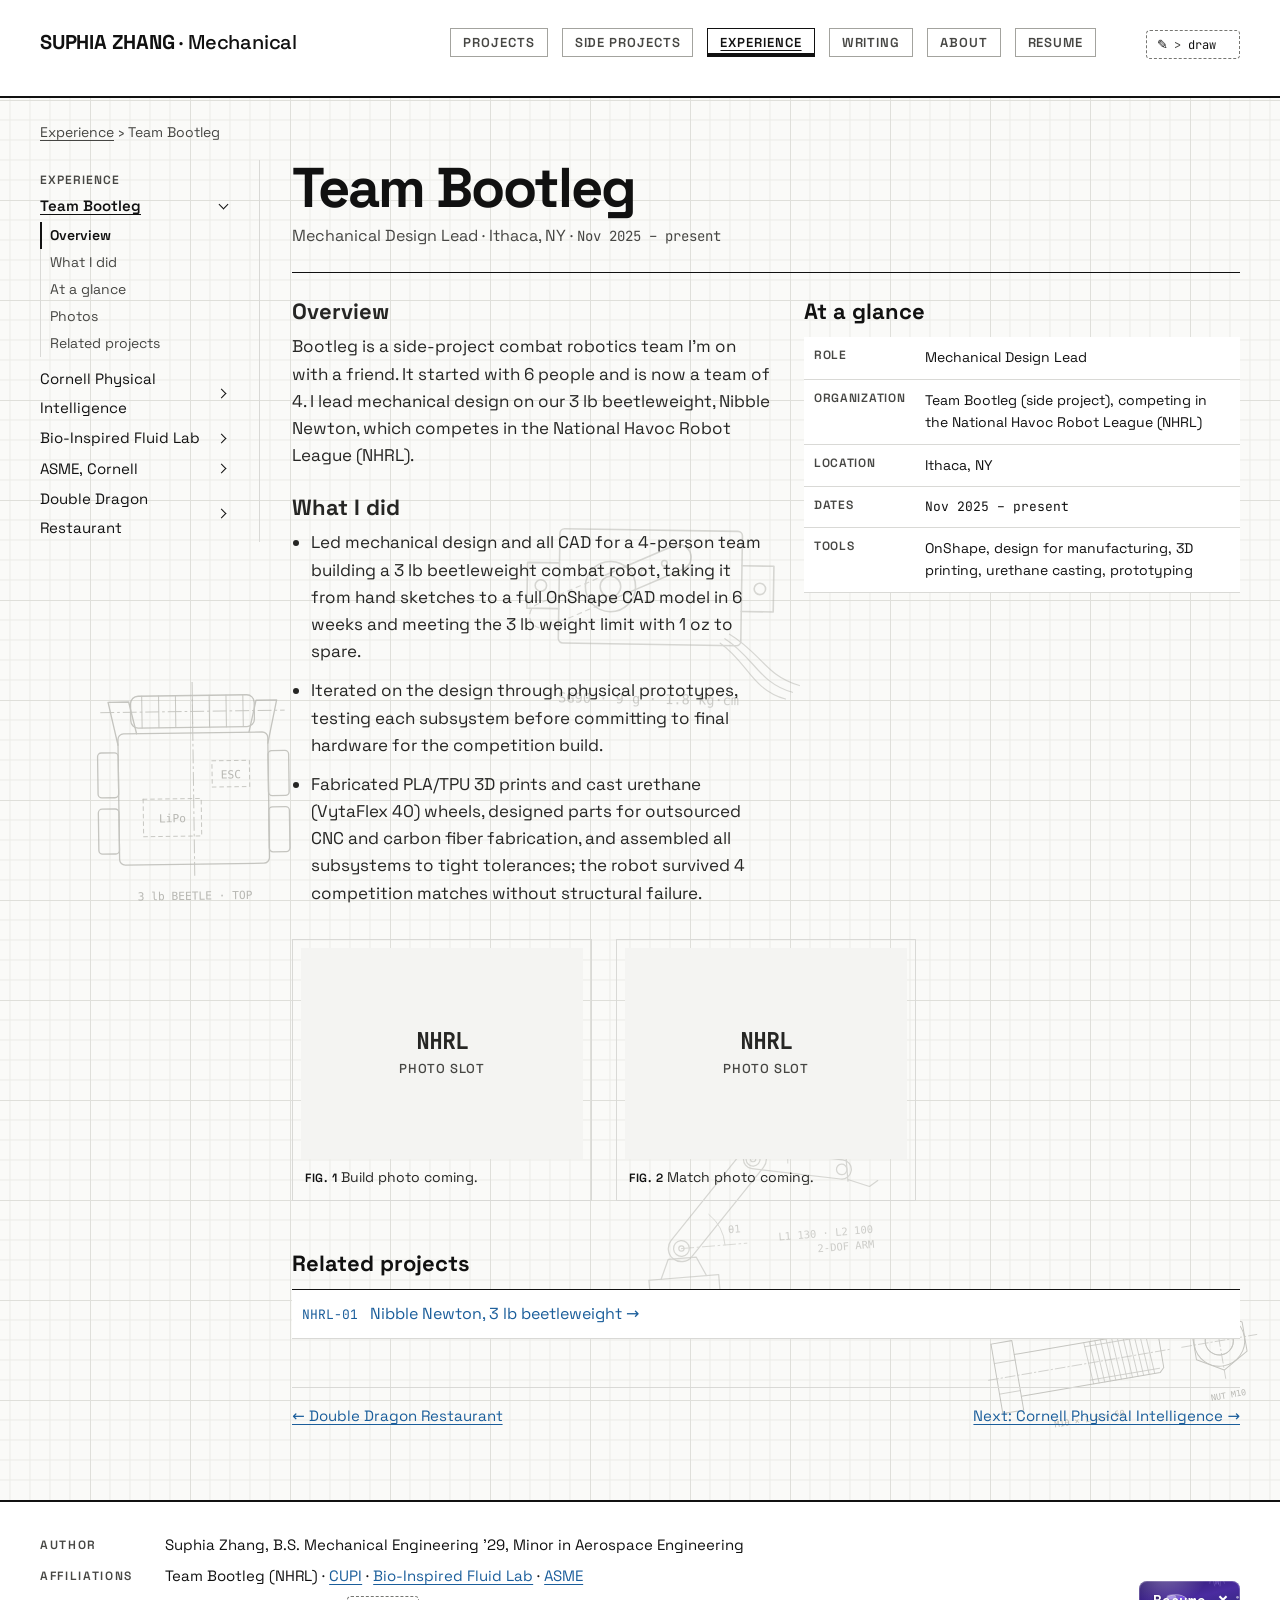
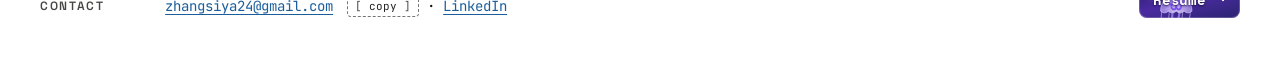
<file: pages/experience/team-bootleg.html>
<!doctype html>
<html lang="en">
<head>
  <meta charset="utf-8">
  <meta name="viewport" content="width=device-width, initial-scale=1">
  <title>Mechanical Design Lead, Team Bootleg · Suphia Zhang</title>
  <meta name="description" content="Mechanical Design Lead at Team Bootleg, a side-project combat robotics team competing in the National Havoc Robot League.">
  <meta name="theme-color" content="#ffffff">
  <script>document.documentElement.classList.add("js");addEventListener("pagereveal",function(e){if(!e.viewTransition||location.pathname.indexOf("projects/")<0)return;var z=null;try{z=JSON.parse(sessionStorage.getItem("zoom"));sessionStorage.removeItem("zoom")}catch(_){}var s=document.documentElement.style;s.setProperty("--zx",(z?z.x:50)+"%");s.setProperty("--zy",(z?z.y:50)+"%");e.viewTransition.types.add("zoom")})</script>
  <link rel="icon" href="../../assets/img/favicon.svg" type="image/svg+xml">
  <link rel="preload" href="../../assets/fonts/space-grotesk-wght.woff2" as="font" type="font/woff2" crossorigin>
  <link rel="stylesheet" href="../../assets/css/main.css">
  <script src="../../assets/js/main.js" defer></script>
</head>
<body>
<a class="skip" href="#main">Skip to content</a>

<header class="masthead">
  <div class="wrap">
    <a class="brand" href="../../">SUPHIA ZHANG <span>· Mechanical</span></a>
    <nav class="nav hang" aria-label="Primary">
      <a class="sign" href="../../#projects"><span class="plate">Projects</span></a>
      <a class="sign" href="../../#side-projects"><span class="plate">Side<span class="xl"> projects</span></span></a>
      <a class="sign" href="../../#experience" aria-current="page"><span class="plate">Experience</span></a>
      <a class="sign" href="../../#writing"><span class="plate">Writing</span></a>
      <a class="sign" href="../about/index.html"><span class="plate">About</span></a>
      <a class="sign sign-go" href="../../assets/SZhang_Resume_Mechanical_Engineering.pdf" target="_blank" rel="noopener"><span class="plate">Resume</span></a>
    </nav>
    <div class="draw-ctl"><button type="button" class="draw-btn" aria-pressed="false" aria-label="Drawing mode"><span class="pwr" aria-hidden="true">✎</span> <span class="cmd">draw</span><span class="cur" aria-hidden="true"></span></button></div>
  </div>
</header>

<main id="main" class="wrap">
  <p class="crumb"><a href="../../#experience">Experience</a> › Team Bootleg</p>

  <div class="product">
    <aside class="side" aria-label="Experience">
      <h2>Experience</h2>
      <nav class="toc">
        <div class="toc-proj">
          <div class="toc-row"><a href="team-bootleg.html" aria-current="page">Team Bootleg</a><button type="button" class="toc-tog" aria-expanded="true" aria-controls="toc-team-bootleg" aria-label="Team Bootleg sections"></button></div>
          <ul id="toc-team-bootleg"><li><a href="#overview">Overview</a></li><li><a href="#work">What I did</a></li><li><a href="#glance">At a glance</a></li><li><a href="#photos">Photos</a></li><li><a href="#related">Related projects</a></li></ul>
        </div>
        <div class="toc-proj">
          <div class="toc-row"><a href="cornell-physical-intelligence.html">Cornell Physical Intelligence</a><button type="button" class="toc-tog" aria-expanded="false" aria-controls="toc-cornell-physical-intelligence" aria-label="Cornell Physical Intelligence sections"></button></div>
          <ul id="toc-cornell-physical-intelligence" hidden><li><a href="cornell-physical-intelligence.html#overview">Overview</a></li><li><a href="cornell-physical-intelligence.html#work">What I did</a></li><li><a href="cornell-physical-intelligence.html#glance">At a glance</a></li><li><a href="cornell-physical-intelligence.html#photos">Photos</a></li><li><a href="cornell-physical-intelligence.html#related">Related projects</a></li></ul>
        </div>
        <div class="toc-proj">
          <div class="toc-row"><a href="bio-inspired-fluid-lab.html">Bio-Inspired Fluid Lab</a><button type="button" class="toc-tog" aria-expanded="false" aria-controls="toc-bio-inspired-fluid-lab" aria-label="Bio-Inspired Fluid Lab sections"></button></div>
          <ul id="toc-bio-inspired-fluid-lab" hidden><li><a href="bio-inspired-fluid-lab.html#overview">Overview</a></li><li><a href="bio-inspired-fluid-lab.html#work">What I did</a></li><li><a href="bio-inspired-fluid-lab.html#glance">At a glance</a></li><li><a href="bio-inspired-fluid-lab.html#photos">Photos</a></li><li><a href="bio-inspired-fluid-lab.html#related">Related projects</a></li></ul>
        </div>
        <div class="toc-proj">
          <div class="toc-row"><a href="asme-cornell.html">ASME, Cornell</a><button type="button" class="toc-tog" aria-expanded="false" aria-controls="toc-asme-cornell" aria-label="ASME, Cornell sections"></button></div>
          <ul id="toc-asme-cornell" hidden><li><a href="asme-cornell.html#overview">Overview</a></li><li><a href="asme-cornell.html#work">What I did</a></li><li><a href="asme-cornell.html#glance">At a glance</a></li><li><a href="asme-cornell.html#photos">Photos</a></li></ul>
        </div>
        <div class="toc-proj">
          <div class="toc-row"><a href="double-dragon.html">Double Dragon Restaurant</a><button type="button" class="toc-tog" aria-expanded="false" aria-controls="toc-double-dragon" aria-label="Double Dragon Restaurant sections"></button></div>
          <ul id="toc-double-dragon" hidden><li><a href="double-dragon.html#overview">Overview</a></li><li><a href="double-dragon.html#work">What I did</a></li><li><a href="double-dragon.html#glance">At a glance</a></li><li><a href="double-dragon.html#photos">Photos</a></li></ul>
        </div>
      </nav>
    </aside>

    <article>
      <header class="product-head">
        <h1>Team Bootleg</h1>
        <p class="sub">Mechanical Design Lead · Ithaca, NY · <span class="mono">Nov 2025 – present</span></p>
      </header>

      <div class="product-body">
        <div class="lead">
        <div class="desc">
          <section id="overview" aria-labelledby="overview-h">
            <h2 id="overview-h" class="subhead">Overview</h2>
            <p>Bootleg is a side-project combat robotics team I’m on with a friend. It started with 6 people and is now a team of 4. I lead mechanical design on our 3 lb beetleweight, Nibble Newton, which competes in the National Havoc Robot League (NHRL).</p>
          </section>
          <section id="work" aria-labelledby="work-h">
            <h2 id="work-h" class="subhead">What I did</h2>
            <ul class="work">
              <li>Led mechanical design and all CAD for a 4-person team building a 3 lb beetleweight combat robot, taking it from hand sketches to a full OnShape CAD model in 6 weeks and meeting the 3 lb weight limit with 1 oz to spare.</li>
              <li>Iterated on the design through physical prototypes, testing each subsystem before committing to final hardware for the competition build.</li>
              <li>Fabricated PLA/TPU 3D prints and cast urethane (VytaFlex 40) wheels, designed parts for outsourced CNC and carbon fiber fabrication, and assembled all subsystems to tight tolerances; the robot survived 4 competition matches without structural failure.</li>
            </ul>
          </section>
        </div>

      <section class="specs" id="glance" aria-labelledby="glance-h">
        <h2 id="glance-h">At a glance</h2>
        <table class="spec facts">
          <tbody>
            <tr><th scope="row">Role</th><td>Mechanical Design Lead</td></tr>
            <tr><th scope="row">Organization</th><td>Team Bootleg (side project), competing in the National Havoc Robot League (NHRL)</td></tr>
            <tr><th scope="row">Location</th><td>Ithaca, NY</td></tr>
            <tr><th scope="row">Dates</th><td class="mono">Nov 2025 – present</td></tr>
            <tr><th scope="row">Tools</th><td>OnShape, design for manufacturing, 3D printing, urethane casting, prototyping</td></tr>
          </tbody>
        </table>
      </section>
        </div>

        <!-- To add a photo: copy a <figure> below, point src at assets/media/your-photo.jpg, and write the alt text and caption. -->
        <div class="figs" id="photos">
          <figure class="fig">
            <div class="pending" role="img" aria-label="Photo coming soon" style="aspect-ratio:4/3"><div><b>NHRL</b><span>Photo slot</span></div></div>
            <figcaption><b>Fig. 1</b>Build photo coming.</figcaption>
          </figure>
          <figure class="fig">
            <div class="pending" role="img" aria-label="Photo coming soon" style="aspect-ratio:4/3"><div><b>NHRL</b><span>Photo slot</span></div></div>
            <figcaption><b>Fig. 2</b>Match photo coming.</figcaption>
          </figure>
        </div>
      </div>

      <section class="specs" id="related" aria-labelledby="related-h">
        <h2 id="related-h">Related projects</h2>
        <ul class="related">
          <li><a href="../side-projects/nibble-newton.html"><span class="pn">NHRL-01</span> Nibble Newton, 3 lb beetleweight →</a></li>
        </ul>
      </section>

      <nav class="next" aria-label="More experience">
        <a href="double-dragon.html">← Double Dragon Restaurant</a>
        <a href="cornell-physical-intelligence.html">Next: Cornell Physical Intelligence →</a>
      </nav>
    </article>
  </div>
</main>

<footer class="colophon" id="contact">
  <div class="wrap">
    <dl class="author">
      <dt>Author</dt><dd>Suphia Zhang, B.S. Mechanical Engineering ’29, Minor in Aerospace Engineering</dd>
      <dt>Affiliations</dt><dd>Team Bootleg (NHRL) · <a href="https://cornellphysicalintelligence.com/" target="_blank" rel="noopener noreferrer">CUPI</a> · <a href="https://sites.google.com/cornell.edu/sunnyjsh" target="_blank" rel="noopener noreferrer">Bio-Inspired Fluid Lab</a> · <a href="https://asme.mae.cornell.edu/" target="_blank" rel="noopener noreferrer">ASME</a></dd>
      <dt>Contact</dt><dd class="data"><a href="mailto:zhangsiya24@gmail.com">zhangsiya24@gmail.com</a> <button type="button" class="copy-email" data-copy="zhangsiya24@gmail.com" aria-label="Copy email address"><span>copy</span></button> · <a href="https://www.linkedin.com/in/suphia-zhang" target="_blank" rel="noopener noreferrer">LinkedIn</a></dd>
    </dl>
    <div class="order">
      <details class="resume-menu">
        <summary class="btn"><video class="btn-video" muted loop playsinline preload="auto" aria-hidden="true"><source src="../../assets/media/resume-bg.mp4" type="video/mp4"></video><span class="btn-label">Resume</span> <span class="caret" aria-hidden="true"></span></summary>
        <ul class="resume-list">
          <li><a href="../../assets/SZhang_Resume_Mechanical_Engineering.pdf" target="_blank" rel="noopener"><strong>Mechanical Engineering</strong><span>Primary</span></a></li>
          <li><a href="../../assets/SZhang_Resume_Manufacturing_Engineering.pdf" target="_blank" rel="noopener"><strong>Manufacturing Engineering</strong></a></li>
          <li><a href="../../assets/SZhang_Resume_Testing_Engineering.pdf" target="_blank" rel="noopener"><strong>Testing Engineering</strong></a></li>
        </ul>
      </details>
    </div>
  </div>
</footer>
</body>
</html>
</file>
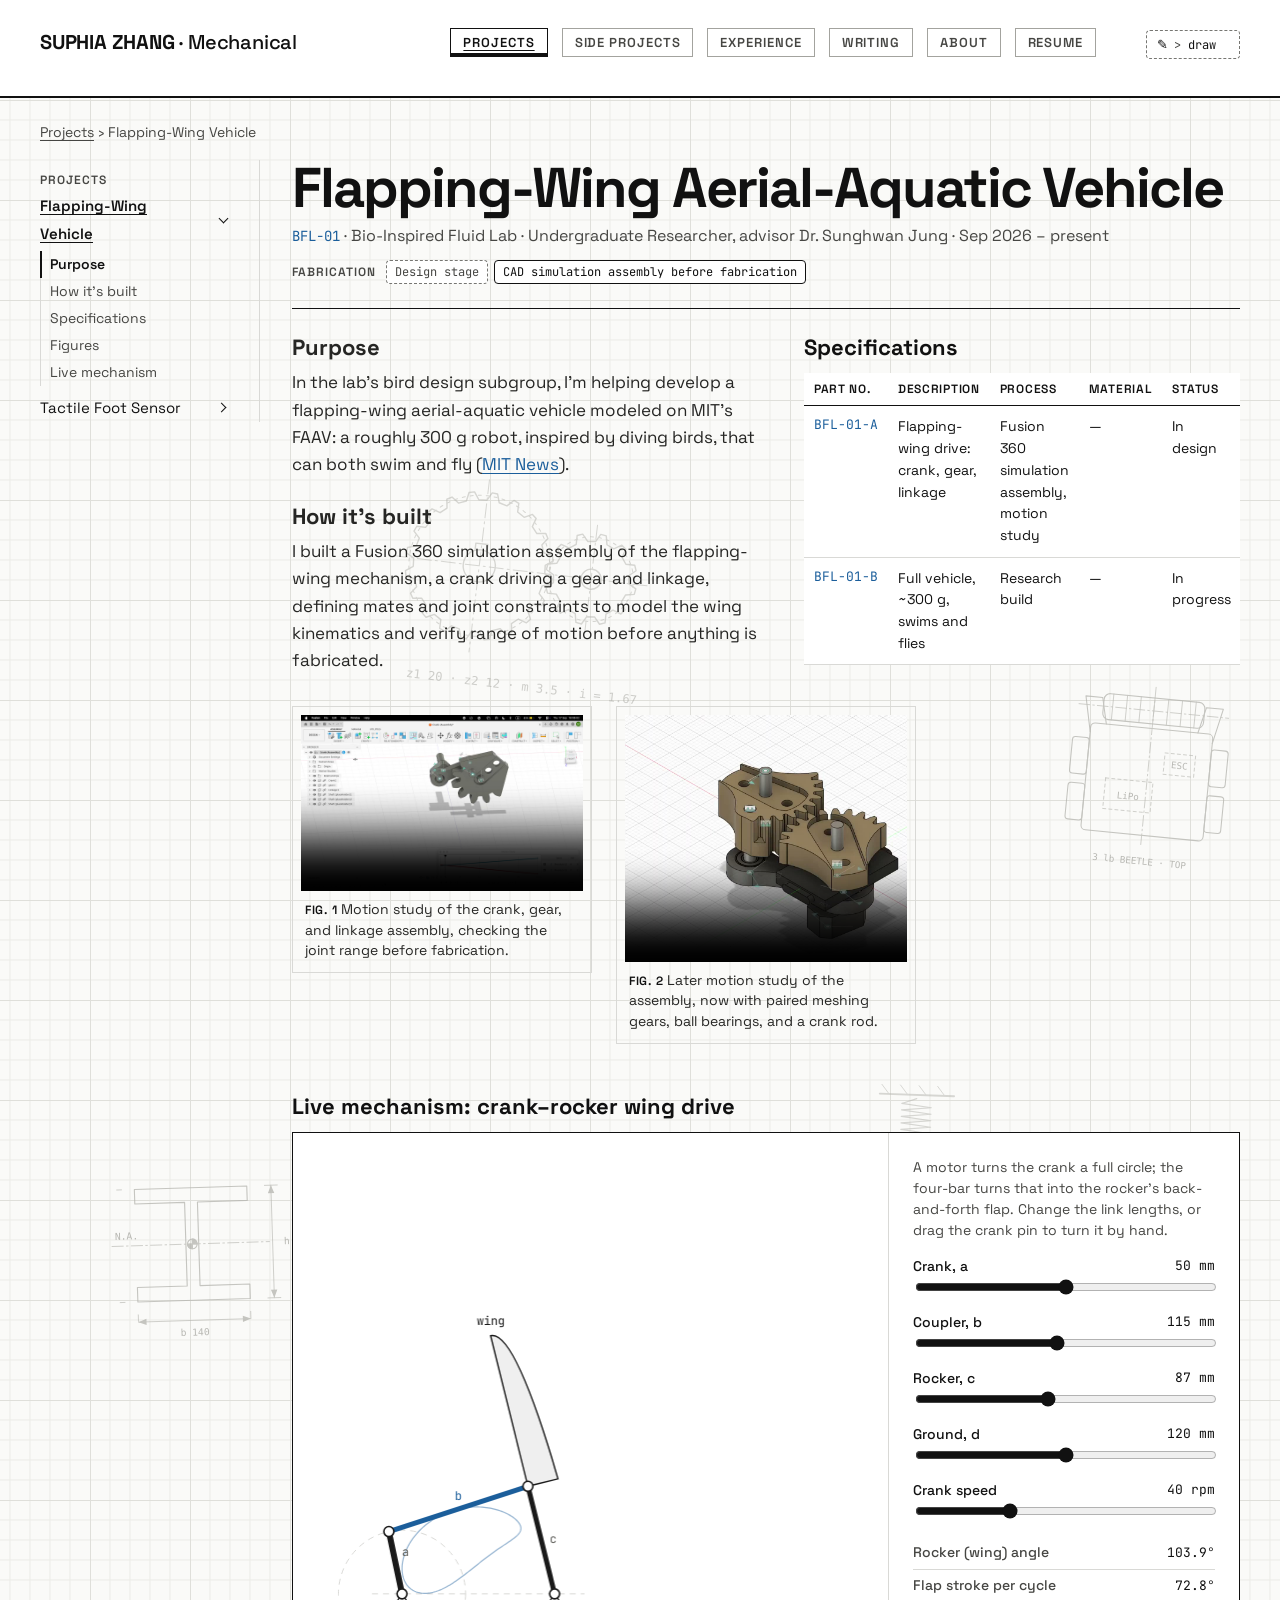
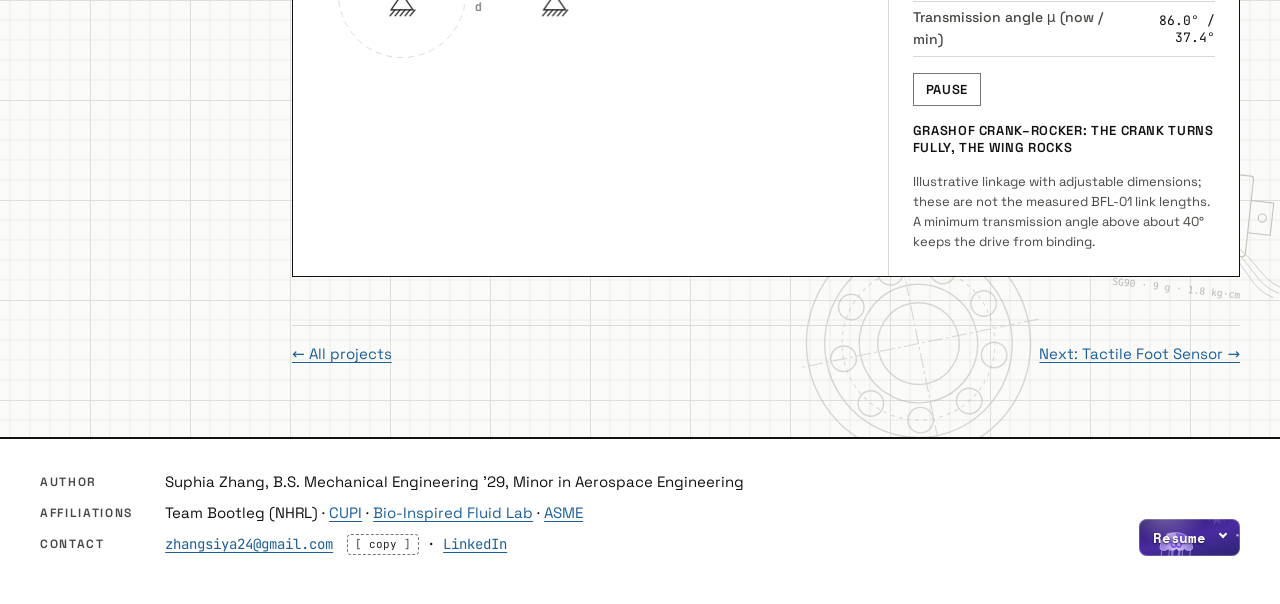
<file: pages/projects/flapping-wing-vehicle.html>
<!doctype html>
<html lang="en">
<head>
  <meta charset="utf-8">
  <meta name="viewport" content="width=device-width, initial-scale=1">
  <title>Flapping-Wing Aerial-Aquatic Vehicle · Suphia Zhang</title>
  <meta name="description" content="Wing mechanism work on a flapping-wing robot that both swims and flies, in Cornell's Bio-Inspired Fluid Lab.">
  <meta name="theme-color" content="#ffffff">
  <script>document.documentElement.classList.add("js");addEventListener("pagereveal",function(e){if(!e.viewTransition||location.pathname.indexOf("projects/")<0)return;var z=null;try{z=JSON.parse(sessionStorage.getItem("zoom"));sessionStorage.removeItem("zoom")}catch(_){}var s=document.documentElement.style;s.setProperty("--zx",(z?z.x:50)+"%");s.setProperty("--zy",(z?z.y:50)+"%");e.viewTransition.types.add("zoom")})</script>
  <link rel="icon" href="../../assets/img/favicon.svg" type="image/svg+xml">
  <link rel="preload" href="../../assets/fonts/space-grotesk-wght.woff2" as="font" type="font/woff2" crossorigin>
  <link rel="stylesheet" href="../../assets/css/main.css">
  <script src="../../assets/js/main.js" defer></script>
  <script src="../../assets/js/fourbar.js" defer></script>
</head>
<body>
<a class="skip" href="#main">Skip to content</a>

<header class="masthead">
  <div class="wrap">
    <a class="brand" href="../../">SUPHIA ZHANG <span>· Mechanical</span></a>
    <nav class="nav hang" aria-label="Primary">
      <a class="sign" href="../../#projects" aria-current="page"><span class="plate">Projects</span></a>
      <a class="sign" href="../../#side-projects"><span class="plate">Side<span class="xl"> projects</span></span></a>
      <a class="sign" href="../../#experience"><span class="plate">Experience</span></a>
      <a class="sign" href="../../#writing"><span class="plate">Writing</span></a>
      <a class="sign" href="../about/index.html"><span class="plate">About</span></a>
      <a class="sign sign-go" href="../../assets/SZhang_Resume_Mechanical_Engineering.pdf" target="_blank" rel="noopener"><span class="plate">Resume</span></a>
    </nav>
    <div class="draw-ctl"><button type="button" class="draw-btn" aria-pressed="false" aria-label="Drawing mode"><span class="pwr" aria-hidden="true">✎</span> <span class="cmd">draw</span><span class="cur" aria-hidden="true"></span></button></div>
  </div>
</header>

<main id="main" class="wrap">
  <p class="crumb"><a href="../../#projects">Projects</a> › Flapping-Wing Vehicle</p>

  <div class="product">
    <aside class="side" aria-label="Projects">
      <h2>Projects</h2>
      <nav class="toc">
        <div class="toc-proj">
          <div class="toc-row"><a href="flapping-wing-vehicle.html" aria-current="page">Flapping-Wing Vehicle</a><button type="button" class="toc-tog" aria-expanded="true" aria-controls="toc-fwv" aria-label="Flapping-Wing Vehicle sections"></button></div>
          <ul id="toc-fwv"><li><a href="#purpose">Purpose</a></li><li><a href="#build">How it’s built</a></li><li><a href="#specs">Specifications</a></li><li><a href="#figures">Figures</a></li><li><a href="#mechanism">Live mechanism</a></li></ul>
        </div>
        <div class="toc-proj">
          <div class="toc-row"><a href="tactile-foot-sensor.html">Tactile Foot Sensor</a><button type="button" class="toc-tog" aria-expanded="false" aria-controls="toc-foot" aria-label="Tactile Foot Sensor sections"></button></div>
          <ul id="toc-foot" hidden><li><a href="tactile-foot-sensor.html#purpose">Purpose</a></li><li><a href="tactile-foot-sensor.html#build">How it’s built</a></li><li><a href="tactile-foot-sensor.html#testing">Testing</a></li><li><a href="tactile-foot-sensor.html#specs">Specifications</a></li><li><a href="tactile-foot-sensor.html#figures">Figures</a></li><li><a href="tactile-foot-sensor.html#loadcell">Load-cell comparison</a></li></ul>
        </div>
      </nav>
    </aside>

    <article>
      <header class="product-head">
        <h1>Flapping-Wing Aerial-Aquatic Vehicle</h1>
        <p class="sub"><span class="pn">BFL-01</span> · Bio-Inspired Fluid Lab · Undergraduate Researcher, advisor Dr. Sunghwan Jung · Sep 2026 – present</p>
        <p class="fab"><b>Fabrication</b><span class="stage">Design stage</span><span>CAD simulation assembly before fabrication</span></p>
      </header>

      <div class="product-body">
        <div class="lead">
        <div class="desc">
          <section id="purpose" aria-labelledby="purpose-h">
            <h2 id="purpose-h" class="subhead">Purpose</h2>
            <p>In the lab’s bird design subgroup, I’m helping develop a flapping-wing aerial-aquatic vehicle modeled on MIT’s FAAV: a roughly 300 g robot, inspired by diving birds, that can both swim and fly (<a href="https://news.mit.edu/2026/new-flapping-robot-swims-and-flies-like-diving-bird-0709" target="_blank" rel="noopener noreferrer">MIT News</a>).</p>
          </section>
          <section id="build" aria-labelledby="build-h">
            <h2 id="build-h" class="subhead">How it’s built</h2>
            <p>I built a Fusion 360 simulation assembly of the flapping-wing mechanism, a crank driving a gear and linkage, defining mates and joint constraints to model the wing kinematics and verify range of motion before anything is fabricated.</p>
          </section>
        </div>

      <section class="specs" id="specs" aria-labelledby="spec-h">
        <h2 id="spec-h">Specifications</h2>
        <div class="table-scroll">
          <table class="spec labeled">
            <thead><tr><th scope="col">Part no.</th><th scope="col">Description</th><th scope="col">Process</th><th scope="col">Material</th><th scope="col">Status</th></tr></thead>
            <tbody>
              <tr><td class="pn">BFL-01-A</td><td>Flapping-wing drive: crank, gear, linkage</td><td data-label="Process">Fusion 360 simulation assembly, motion study</td><td data-label="Material">—</td><td data-label="Status">In design</td></tr>
              <tr><td class="pn">BFL-01-B</td><td>Full vehicle, ~300 g, swims and flies</td><td data-label="Process">Research build</td><td data-label="Material">—</td><td data-label="Status">In progress</td></tr>
            </tbody>
          </table>
        </div>
      </section>
        </div>
        <div class="figs" id="figures">
          <figure class="fig">
            <video controls muted playsinline preload="none" poster="../../assets/media/faav-wing-assembly-poster.jpg">
              <source src="../../assets/media/faav-wing-assembly.mp4" type="video/mp4">
            </video>
            <figcaption><b>Fig. 1</b>Motion study of the crank, gear, and linkage assembly, checking the joint range before fabrication.</figcaption>
          </figure>
          <figure class="fig">
            <video controls muted loop playsinline preload="none" poster="../../assets/media/faav-gear-assembly-poster.jpg" aria-label="Fusion 360 motion study of two meshing gears on vertical shafts, with ball bearings and a crank below">
              <source src="../../assets/media/faav-gear-assembly.mp4" type="video/mp4">
            </video>
            <figcaption><b>Fig. 2</b>Later motion study of the assembly, now with paired meshing gears, ball bearings, and a crank rod.</figcaption>
          </figure>
        </div>
      </div>

      <section class="specs" id="mechanism" aria-labelledby="mech-h">
        <h2 id="mech-h">Live mechanism: crank–rocker wing drive</h2>
        <div class="lab">
          <div class="lab-stage">
            <canvas id="fourbar" role="img" aria-label="Animated four-bar linkage: a rotating crank drives a coupler and a rocker that flaps a wing. Sliders change the link lengths; the table lists the stroke and transmission angles."></canvas>
          </div>
          <div class="lab-panel">
            <p class="hint">A motor turns the crank a full circle; the four-bar turns that into the rocker's back-and-forth flap. Change the link lengths, or drag the crank pin to turn it by hand.</p>
            <label class="ctl">Crank, a <output id="fb-a-out">50 mm</output><input id="fb-a" type="range" min="10" max="90" step="1" value="50"></label>
            <label class="ctl">Coupler, b <output id="fb-b-out">115 mm</output><input id="fb-b" type="range" min="40" max="200" step="1" value="115"></label>
            <label class="ctl">Rocker, c <output id="fb-c-out">87 mm</output><input id="fb-c" type="range" min="30" max="160" step="1" value="87"></label>
            <label class="ctl">Ground, d <output id="fb-d-out">120 mm</output><input id="fb-d" type="range" min="40" max="200" step="1" value="120"></label>
            <label class="ctl">Crank speed <output id="fb-rpm-out">40 rpm</output><input id="fb-rpm" type="range" min="5" max="120" step="1" value="40"></label>
            <table class="readout">
              <tr><th scope="row">Rocker (wing) angle</th><td id="fb-rocker">—</td></tr>
              <tr><th scope="row">Flap stroke per cycle</th><td id="fb-stroke">—</td></tr>
              <tr><th scope="row">Transmission angle μ (now / min)</th><td><span id="fb-mu">—</span> / <span id="fb-mumin">—</span></td></tr>
            </table>
            <div class="lab-actions"><button type="button" id="fb-play" aria-pressed="true">Pause</button></div>
            <p class="status" id="fb-type" role="status">—</p>
            <p class="lab-note">Illustrative linkage with adjustable dimensions; these are not the measured BFL-01 link lengths. A minimum transmission angle above about 40° keeps the drive from binding.</p>
          </div>
        </div>
      </section>

      <nav class="next" aria-label="More projects">
        <a href="../../#projects">← All projects</a>
        <a href="tactile-foot-sensor.html">Next: Tactile Foot Sensor →</a>
      </nav>
    </article>
  </div>
</main>

<footer class="colophon" id="contact">
  <div class="wrap">
    <dl class="author">
      <dt>Author</dt><dd>Suphia Zhang, B.S. Mechanical Engineering ’29, Minor in Aerospace Engineering</dd>
      <dt>Affiliations</dt><dd>Team Bootleg (NHRL) · <a href="https://cornellphysicalintelligence.com/" target="_blank" rel="noopener noreferrer">CUPI</a> · <a href="https://sites.google.com/cornell.edu/sunnyjsh" target="_blank" rel="noopener noreferrer">Bio-Inspired Fluid Lab</a> · <a href="https://asme.mae.cornell.edu/" target="_blank" rel="noopener noreferrer">ASME</a></dd>
      <dt>Contact</dt><dd class="data"><a href="mailto:zhangsiya24@gmail.com">zhangsiya24@gmail.com</a> <button type="button" class="copy-email" data-copy="zhangsiya24@gmail.com" aria-label="Copy email address"><span>copy</span></button> · <a href="https://www.linkedin.com/in/suphia-zhang" target="_blank" rel="noopener noreferrer">LinkedIn</a></dd>
    </dl>
    <div class="order">
      <details class="resume-menu">
        <summary class="btn"><video class="btn-video" muted loop playsinline preload="auto" aria-hidden="true"><source src="../../assets/media/resume-bg.mp4" type="video/mp4"></video><span class="btn-label">Resume</span> <span class="caret" aria-hidden="true"></span></summary>
        <ul class="resume-list">
          <li><a href="../../assets/SZhang_Resume_Mechanical_Engineering.pdf" target="_blank" rel="noopener"><strong>Mechanical Engineering</strong><span>Primary</span></a></li>
          <li><a href="../../assets/SZhang_Resume_Manufacturing_Engineering.pdf" target="_blank" rel="noopener"><strong>Manufacturing Engineering</strong></a></li>
          <li><a href="../../assets/SZhang_Resume_Testing_Engineering.pdf" target="_blank" rel="noopener"><strong>Testing Engineering</strong></a></li>
        </ul>
      </details>
    </div>
  </div>
</footer>
</body>
</html>
</file>
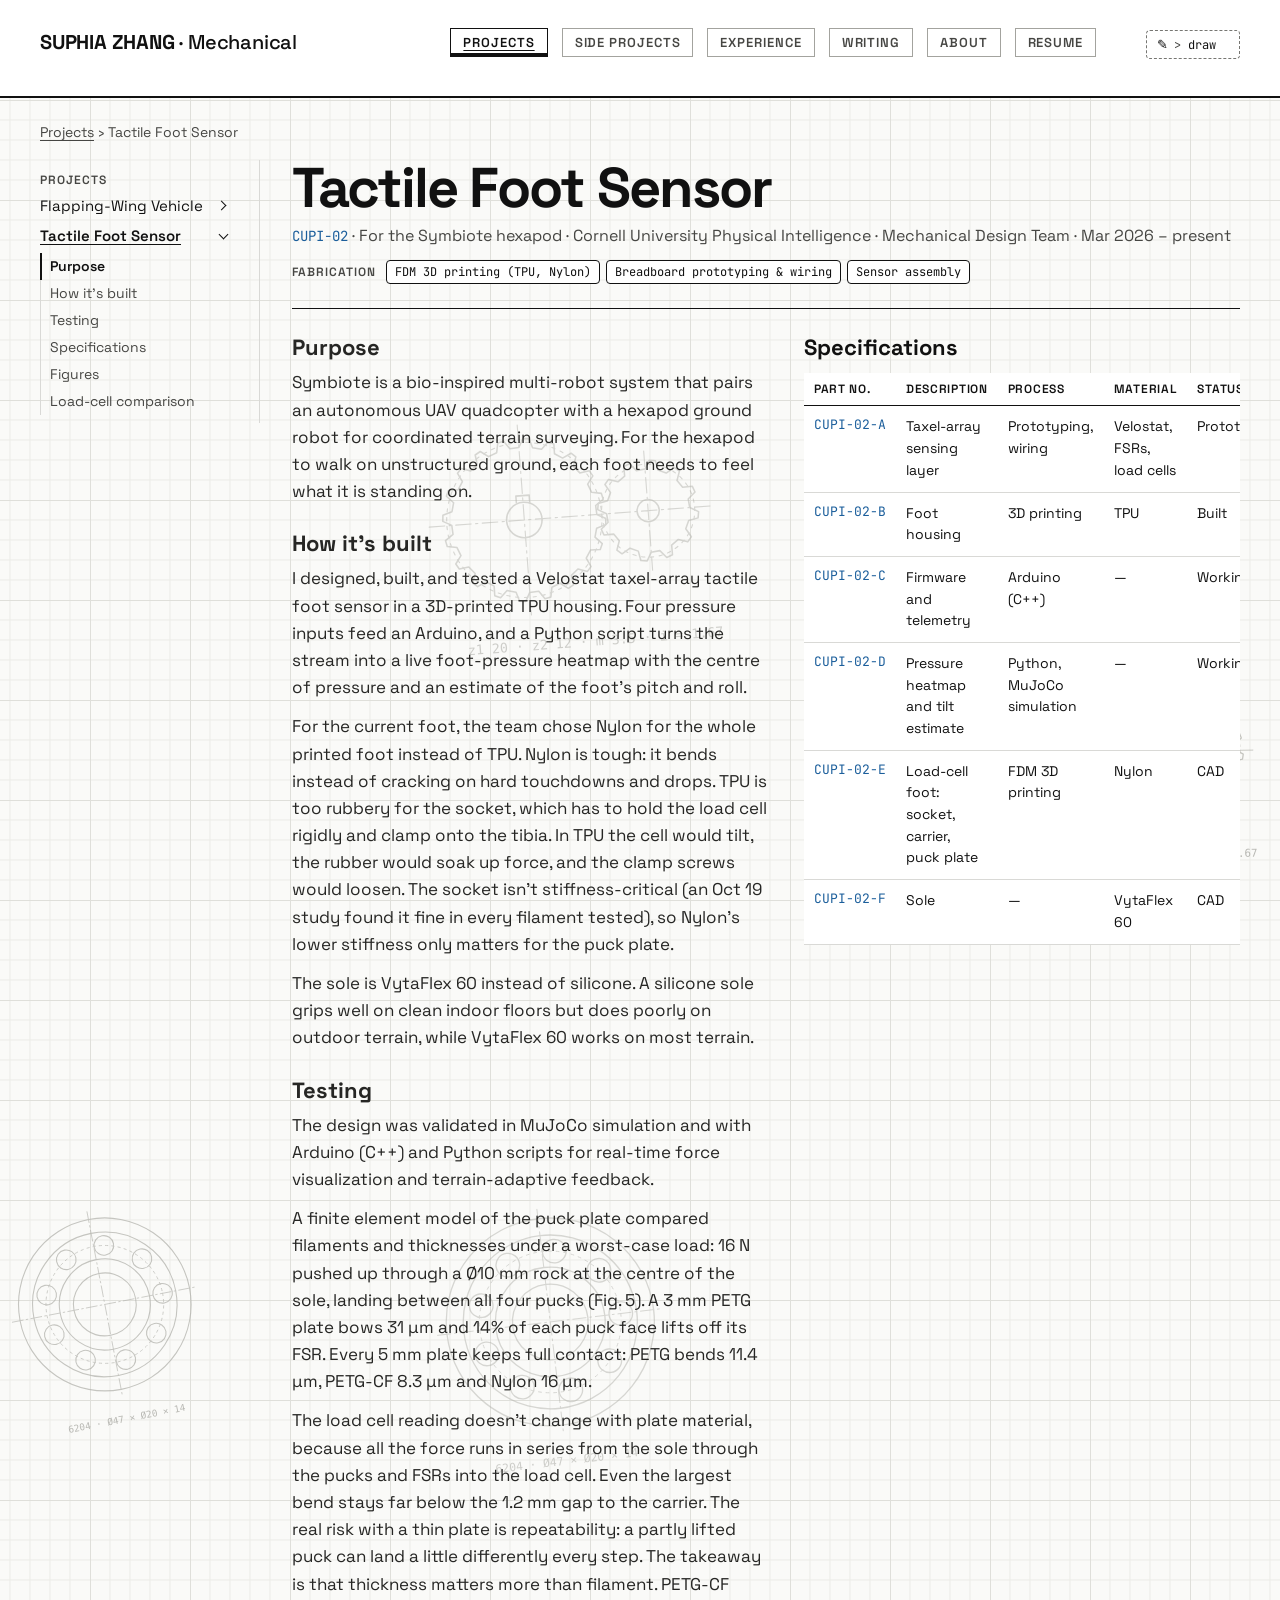
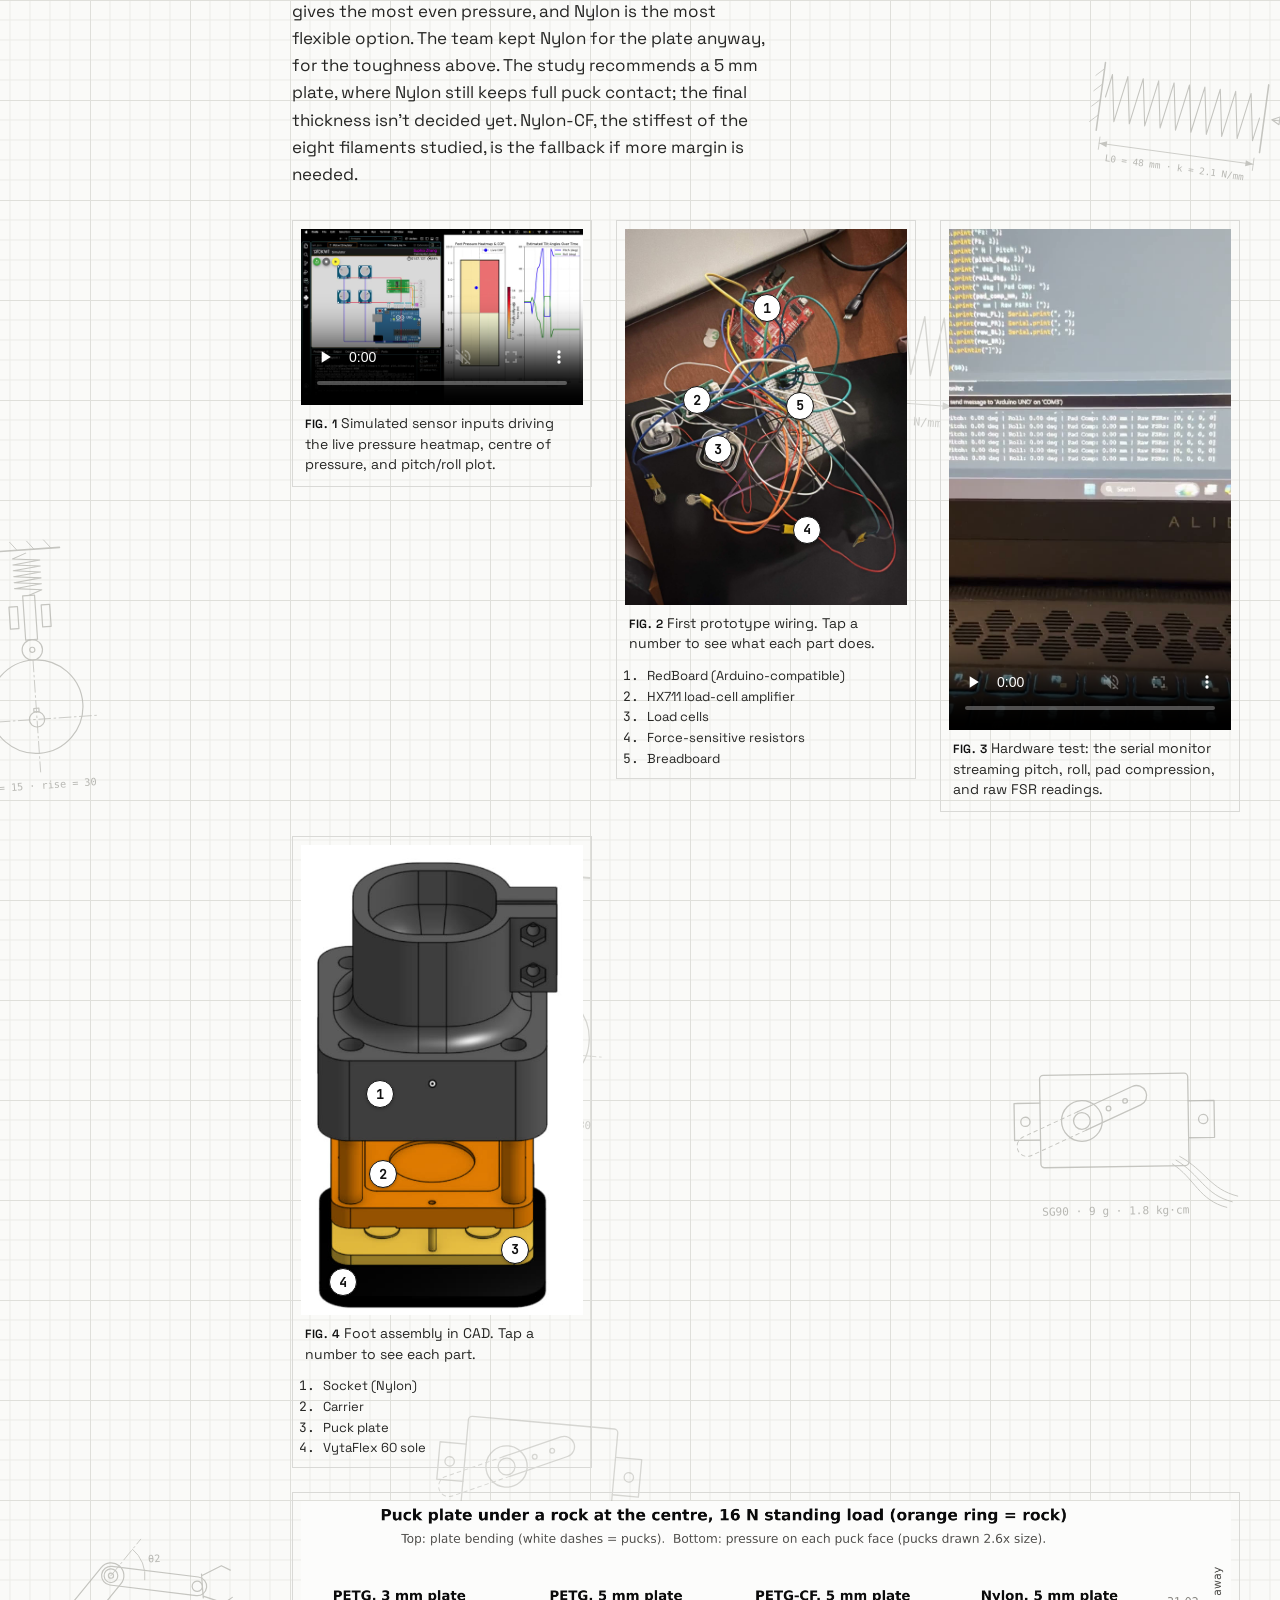
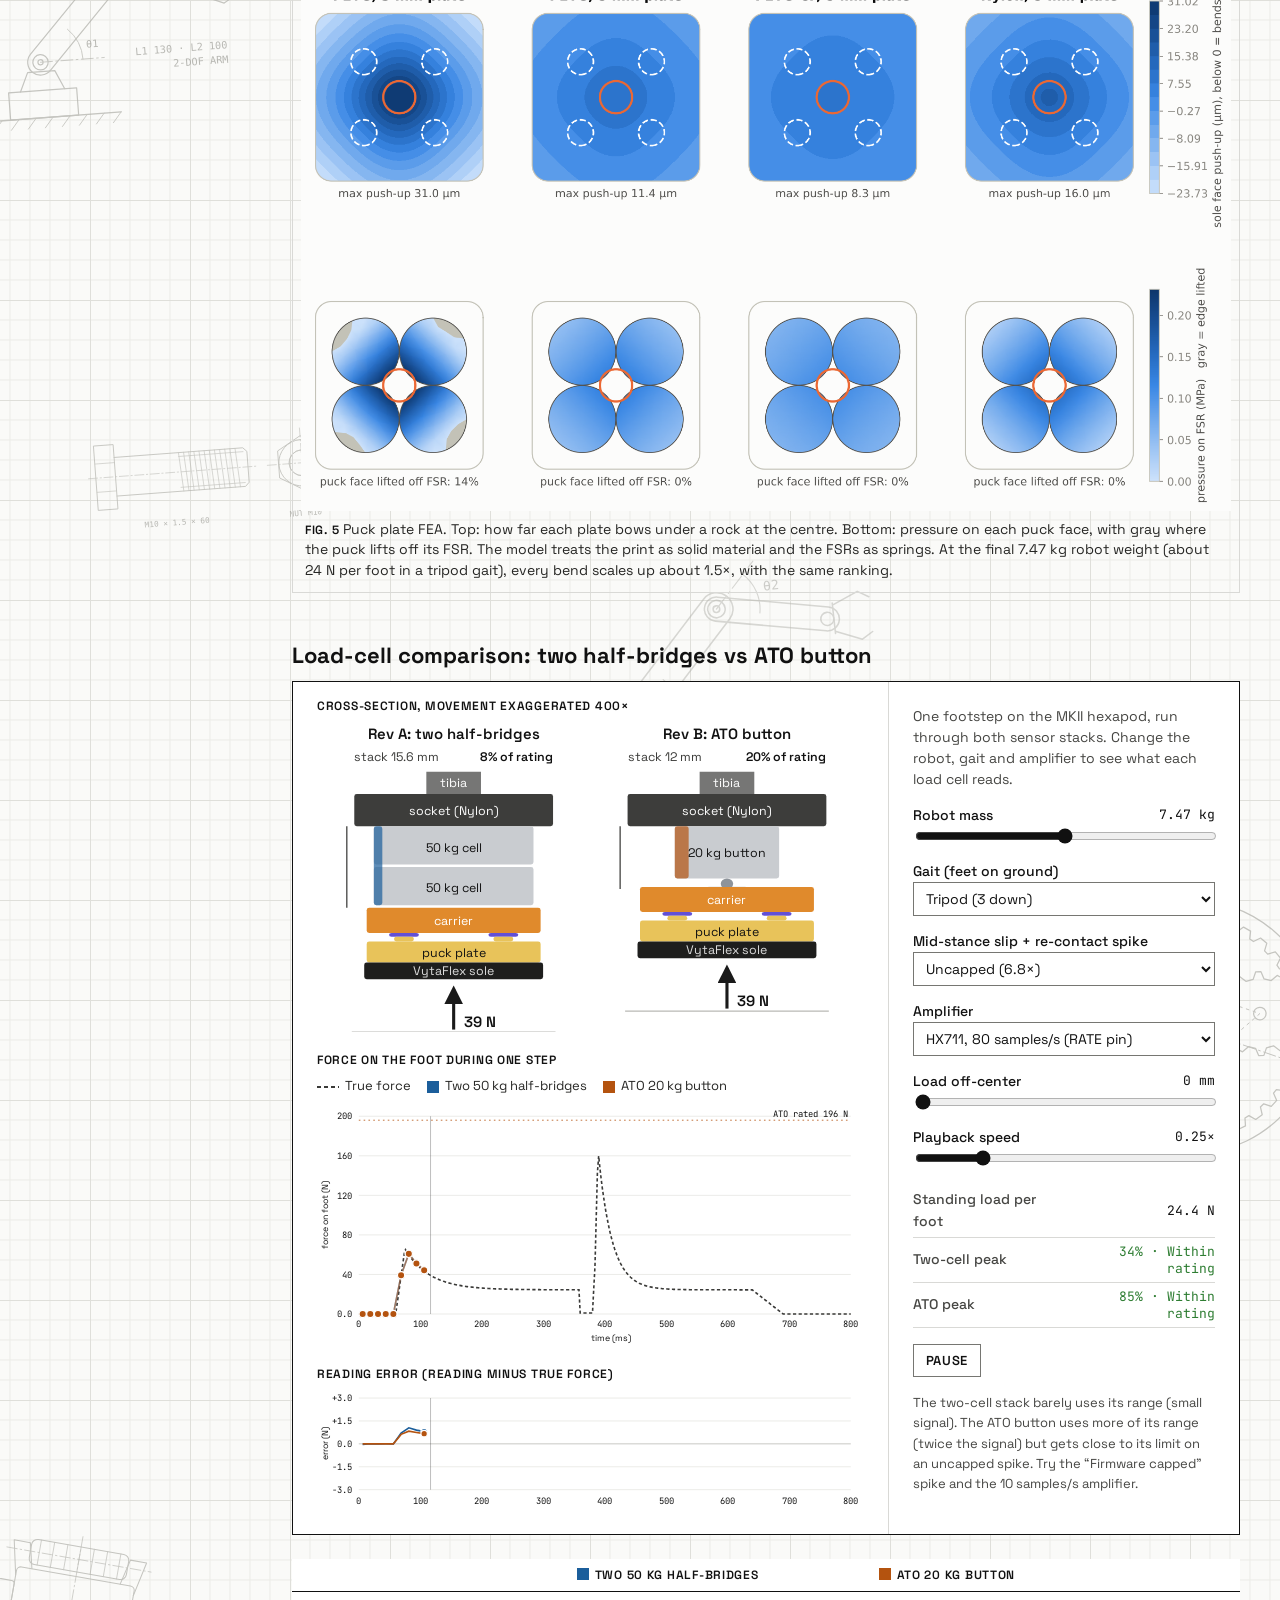
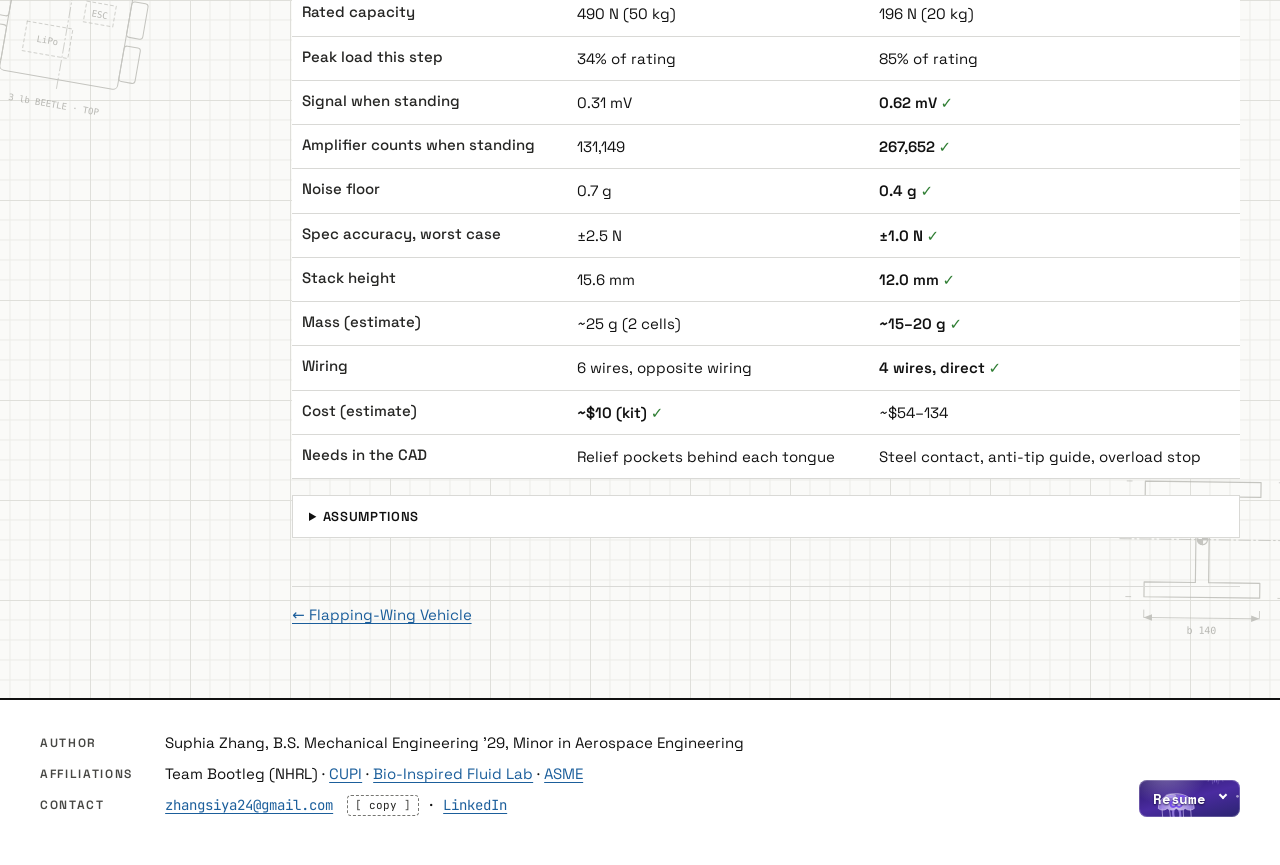
<file: pages/projects/tactile-foot-sensor.html>
<!doctype html>
<html lang="en">
<head>
  <meta charset="utf-8">
  <meta name="viewport" content="width=device-width, initial-scale=1">
  <title>Tactile Foot Sensor · Suphia Zhang</title>
  <meta name="description" content="A Velostat taxel-array tactile foot sensor in a 3D-printed TPU housing for the Symbiote hexapod at Cornell Physical Intelligence.">
  <meta name="theme-color" content="#ffffff">
  <script>document.documentElement.classList.add("js");addEventListener("pagereveal",function(e){if(!e.viewTransition||location.pathname.indexOf("projects/")<0)return;var z=null;try{z=JSON.parse(sessionStorage.getItem("zoom"));sessionStorage.removeItem("zoom")}catch(_){}var s=document.documentElement.style;s.setProperty("--zx",(z?z.x:50)+"%");s.setProperty("--zy",(z?z.y:50)+"%");e.viewTransition.types.add("zoom")})</script>
  <link rel="icon" href="../../assets/img/favicon.svg" type="image/svg+xml">
  <link rel="preload" href="../../assets/fonts/space-grotesk-wght.woff2" as="font" type="font/woff2" crossorigin>
  <link rel="stylesheet" href="../../assets/css/main.css">
  <script src="../../assets/js/main.js" defer></script>
  <script src="../../assets/js/loadcell.js" defer></script>
</head>
<body>
<a class="skip" href="#main">Skip to content</a>

<header class="masthead">
  <div class="wrap">
    <a class="brand" href="../../">SUPHIA ZHANG <span>· Mechanical</span></a>
    <nav class="nav hang" aria-label="Primary">
      <a class="sign" href="../../#projects" aria-current="page"><span class="plate">Projects</span></a>
      <a class="sign" href="../../#side-projects"><span class="plate">Side<span class="xl"> projects</span></span></a>
      <a class="sign" href="../../#experience"><span class="plate">Experience</span></a>
      <a class="sign" href="../../#writing"><span class="plate">Writing</span></a>
      <a class="sign" href="../about/index.html"><span class="plate">About</span></a>
      <a class="sign sign-go" href="../../assets/SZhang_Resume_Mechanical_Engineering.pdf" target="_blank" rel="noopener"><span class="plate">Resume</span></a>
    </nav>
    <div class="draw-ctl"><button type="button" class="draw-btn" aria-pressed="false" aria-label="Drawing mode"><span class="pwr" aria-hidden="true">✎</span> <span class="cmd">draw</span><span class="cur" aria-hidden="true"></span></button></div>
  </div>
</header>

<main id="main" class="wrap">
  <p class="crumb"><a href="../../#projects">Projects</a> › Tactile Foot Sensor</p>

  <div class="product">
    <aside class="side" aria-label="Projects">
      <h2>Projects</h2>
      <nav class="toc">
        <div class="toc-proj">
          <div class="toc-row"><a href="flapping-wing-vehicle.html">Flapping-Wing Vehicle</a><button type="button" class="toc-tog" aria-expanded="false" aria-controls="toc-fwv" aria-label="Flapping-Wing Vehicle sections"></button></div>
          <ul id="toc-fwv" hidden><li><a href="flapping-wing-vehicle.html#purpose">Purpose</a></li><li><a href="flapping-wing-vehicle.html#build">How it’s built</a></li><li><a href="flapping-wing-vehicle.html#specs">Specifications</a></li><li><a href="flapping-wing-vehicle.html#figures">Figures</a></li><li><a href="flapping-wing-vehicle.html#mechanism">Live mechanism</a></li></ul>
        </div>
        <div class="toc-proj">
          <div class="toc-row"><a href="tactile-foot-sensor.html" aria-current="page">Tactile Foot Sensor</a><button type="button" class="toc-tog" aria-expanded="true" aria-controls="toc-foot" aria-label="Tactile Foot Sensor sections"></button></div>
          <ul id="toc-foot"><li><a href="#purpose">Purpose</a></li><li><a href="#build">How it’s built</a></li><li><a href="#testing">Testing</a></li><li><a href="#specs">Specifications</a></li><li><a href="#figures">Figures</a></li><li><a href="#loadcell">Load-cell comparison</a></li></ul>
        </div>
      </nav>
    </aside>

    <article>
      <header class="product-head">
        <h1>Tactile Foot Sensor</h1>
        <p class="sub"><span class="pn">CUPI-02</span> · For the Symbiote hexapod · Cornell University Physical Intelligence · Mechanical Design Team · Mar 2026 – present</p>
        <p class="fab"><b>Fabrication</b><span>FDM 3D printing (TPU, Nylon)</span><span>Breadboard prototyping &amp; wiring</span><span>Sensor assembly</span></p>
      </header>

      <div class="product-body">
        <div class="lead">
        <div class="desc">
          <section id="purpose" aria-labelledby="purpose-h">
            <h2 id="purpose-h" class="subhead">Purpose</h2>
            <p>Symbiote is a bio-inspired multi-robot system that pairs an autonomous UAV quadcopter with a hexapod ground robot for coordinated terrain surveying. For the hexapod to walk on unstructured ground, each foot needs to feel what it is standing on.</p>
          </section>
          <section id="build" aria-labelledby="build-h">
            <h2 id="build-h" class="subhead">How it’s built</h2>
            <p>I designed, built, and tested a Velostat taxel-array tactile foot sensor in a 3D-printed TPU housing. Four pressure inputs feed an Arduino, and a Python script turns the stream into a live foot-pressure heatmap with the centre of pressure and an estimate of the foot’s pitch and roll.</p>
            <p>For the current foot, the team chose Nylon for the whole printed foot instead of TPU. Nylon is tough: it bends instead of cracking on hard touchdowns and drops. TPU is too rubbery for the socket, which has to hold the load cell rigidly and clamp onto the tibia. In TPU the cell would tilt, the rubber would soak up force, and the clamp screws would loosen. The socket isn’t stiffness-critical (an Oct 19 study found it fine in every filament tested), so Nylon’s lower stiffness only matters for the puck plate.</p>
            <p>The sole is VytaFlex 60 instead of silicone. A silicone sole grips well on clean indoor floors but does poorly on outdoor terrain, while VytaFlex 60 works on most terrain.</p>
          </section>
          <section id="testing" aria-labelledby="testing-h">
            <h2 id="testing-h" class="subhead">Testing</h2>
            <p>The design was validated in MuJoCo simulation and with Arduino (C++) and Python scripts for real-time force visualization and terrain-adaptive feedback.</p>
            <p>A finite element model of the puck plate compared filaments and thicknesses under a worst-case load: 16 N pushed up through a Ø10 mm rock at the centre of the sole, landing between all four pucks (Fig. 5). A 3 mm PETG plate bows 31 µm and 14% of each puck face lifts off its FSR. Every 5 mm plate keeps full contact: PETG bends 11.4 µm, PETG-CF 8.3 µm and Nylon 16 µm.</p>
            <p>The load cell reading doesn’t change with plate material, because all the force runs in series from the sole through the pucks and FSRs into the load cell. Even the largest bend stays far below the 1.2 mm gap to the carrier. The real risk with a thin plate is repeatability: a partly lifted puck can land a little differently every step. The takeaway is that thickness matters more than filament. PETG-CF gives the most even pressure, and Nylon is the most flexible option. The team kept Nylon for the plate anyway, for the toughness above. The study recommends a 5 mm plate, where Nylon still keeps full puck contact; the final thickness isn’t decided yet. Nylon-CF, the stiffest of the eight filaments studied, is the fallback if more margin is needed.</p>
          </section>
        </div>

      <section class="specs" id="specs" aria-labelledby="spec-h">
        <h2 id="spec-h">Specifications</h2>
        <div class="table-scroll">
          <table class="spec labeled">
            <thead><tr><th scope="col">Part no.</th><th scope="col">Description</th><th scope="col">Process</th><th scope="col">Material</th><th scope="col">Status</th></tr></thead>
            <tbody>
              <tr><td class="pn">CUPI-02-A</td><td>Taxel-array sensing layer</td><td data-label="Process">Prototyping, wiring</td><td data-label="Material">Velostat, FSRs, load cells</td><td data-label="Status">Prototype</td></tr>
              <tr><td class="pn">CUPI-02-B</td><td>Foot housing</td><td data-label="Process">3D printing</td><td data-label="Material">TPU</td><td data-label="Status">Built</td></tr>
              <tr><td class="pn">CUPI-02-C</td><td>Firmware and telemetry</td><td data-label="Process">Arduino (C++)</td><td data-label="Material">—</td><td data-label="Status">Working</td></tr>
              <tr><td class="pn">CUPI-02-D</td><td>Pressure heatmap and tilt estimate</td><td data-label="Process">Python, MuJoCo simulation</td><td data-label="Material">—</td><td data-label="Status">Working</td></tr>
              <tr><td class="pn">CUPI-02-E</td><td>Load-cell foot: socket, carrier, puck plate</td><td data-label="Process">FDM 3D printing</td><td data-label="Material">Nylon</td><td data-label="Status">CAD</td></tr>
              <tr><td class="pn">CUPI-02-F</td><td>Sole</td><td data-label="Process">—</td><td data-label="Material">VytaFlex 60</td><td data-label="Status">CAD</td></tr>
            </tbody>
          </table>
        </div>
      </section>
        </div>
        <div class="figs" id="figures">
          <figure class="fig">
            <video controls muted playsinline preload="none" poster="../../assets/media/cupi-foot-sensor-prototype-poster.jpg">
              <source src="../../assets/media/cupi-foot-sensor-prototype.mp4" type="video/mp4">
            </video>
            <figcaption><b>Fig. 1</b>Simulated sensor inputs driving the live pressure heatmap, centre of pressure, and pitch/roll plot.</figcaption>
          </figure>
          <figure class="fig callout-fig">
            <div class="stage">
              <img src="../../assets/media/cupi-foot-sensor-wiring.jpg" alt="Prototype wiring: a red Arduino-compatible board, breadboard, HX711 amplifier, two load cells, and force-sensitive resistors" loading="lazy" width="1200" height="1600">
              <button type="button" class="pin" style="left:50.5%;top:21%" aria-expanded="false" aria-controls="pin-1" aria-label="Part 1: RedBoard">1</button>
              <div class="pin-note" id="pin-1" hidden><b>RedBoard (Arduino-compatible)</b>Reads every sensor and streams the values over USB.</div>
              <button type="button" class="pin" style="left:25.5%;top:45.5%" aria-expanded="false" aria-controls="pin-2" aria-label="Part 2: HX711 amplifier">2</button>
              <div class="pin-note" id="pin-2" hidden><b>HX711 load-cell amplifier</b>Turns the load cells’ tiny bridge voltage into readable counts.</div>
              <button type="button" class="pin" style="left:33%;top:58.5%" aria-expanded="false" aria-controls="pin-3" aria-label="Part 3: load cells">3</button>
              <div class="pin-note" id="pin-3" hidden><b>Load cells</b>Measure the total normal force on the foot.</div>
              <button type="button" class="pin" style="left:64.5%;top:80%" aria-expanded="false" aria-controls="pin-4" aria-label="Part 4: force-sensitive resistors">4</button>
              <div class="pin-note" id="pin-4" hidden><b>Force-sensitive resistors</b>Pressure points that show where on the pad the load sits.</div>
              <button type="button" class="pin" style="left:62%;top:47%" aria-expanded="false" aria-controls="pin-5" aria-label="Part 5: breadboard">5</button>
              <div class="pin-note" id="pin-5" hidden><b>Breadboard</b>Temporary wiring while the circuit was being proven out.</div>
            </div>
            <figcaption><b>Fig. 2</b>First prototype wiring. Tap a number to see what each part does.</figcaption>
            <ol class="legend">
              <li>RedBoard (Arduino-compatible)</li>
              <li>HX711 load-cell amplifier</li>
              <li>Load cells</li>
              <li>Force-sensitive resistors</li>
              <li>Breadboard</li>
            </ol>
          </figure>
          <figure class="fig">
            <video controls muted playsinline preload="none" poster="../../assets/media/cupi-foot-sensor-demo-poster.jpg">
              <source src="../../assets/media/cupi-foot-sensor-demo.mp4" type="video/mp4">
            </video>
            <figcaption><b>Fig. 3</b>Hardware test: the serial monitor streaming pitch, roll, pad compression, and raw FSR readings.</figcaption>
          </figure>
          <figure class="fig callout-fig">
            <div class="stage">
              <img src="../../assets/media/cupi-foot-assembly-cad.jpg" alt="CAD render of the foot assembly: a dark socket with a clamped cup for the leg on top, an orange carrier, a yellow puck plate, and a black sole at the bottom" loading="lazy" width="510" height="850">
              <button type="button" class="pin" style="left:28%;top:53%" aria-expanded="false" aria-controls="pin-6" aria-label="Part 1: socket">1</button>
              <div class="pin-note" id="pin-6" hidden><b>Socket (Nylon)</b>Holds the load cell rigidly and clamps onto the tibia. Nylon for toughness on hard touchdowns.</div>
              <button type="button" class="pin" style="left:29%;top:70%" aria-expanded="false" aria-controls="pin-7" aria-label="Part 2: carrier">2</button>
              <div class="pin-note" id="pin-7" hidden><b>Carrier</b>Sits below the load cell and moves with the foot.</div>
              <button type="button" class="pin" style="left:76%;top:86%" aria-expanded="false" aria-controls="pin-8" aria-label="Part 3: puck plate">3</button>
              <div class="pin-note" id="pin-8" hidden><b>Puck plate</b>Pucks press on the force-sensitive resistors.</div>
              <button type="button" class="pin" style="left:15%;top:93%" aria-expanded="false" aria-controls="pin-9" aria-label="Part 4: VytaFlex 60 sole">4</button>
              <div class="pin-note" id="pin-9" hidden><b>VytaFlex 60 sole</b>Chosen over silicone, which grips clean indoor floors but does poorly outdoors.</div>
            </div>
            <figcaption><b>Fig. 4</b>Foot assembly in CAD. Tap a number to see each part.</figcaption>
            <ol class="legend">
              <li>Socket (Nylon)</li>
              <li>Carrier</li>
              <li>Puck plate</li>
              <li>VytaFlex 60 sole</li>
            </ol>
          </figure>
          <figure class="fig fig-wide">
            <img src="../../assets/media/cupi-puck-plate-fea.png" alt="Finite element results for four puck plates under a 16 N load at the centre: PETG 3 mm bows 31 micrometres and 14% of the puck faces lift off their FSRs; PETG 5 mm bows 11.4, PETG-CF 5 mm 8.3, and Nylon 5 mm 16 micrometres, all with full puck contact" loading="lazy" width="1749" height="1147">
            <figcaption><b>Fig. 5</b>Puck plate FEA. Top: how far each plate bows under a rock at the centre. Bottom: pressure on each puck face, with gray where the puck lifts off its FSR. The model treats the print as solid material and the FSRs as springs. At the final 7.47 kg robot weight (about 24 N per foot in a tripod gait), every bend scales up about 1.5×, with the same ranking.</figcaption>
          </figure>
        </div>
      </div>

      <section class="specs lc" id="loadcell" aria-labelledby="lc-h">
        <h2 id="lc-h">Load-cell comparison: two half-bridges vs ATO button</h2>
        <div class="lab">
          <div class="lab-stage lc-stage">
            <p class="lc-title">Cross-section, movement exaggerated 400×</p>
            <svg id="lc-stack" viewBox="0 0 440 250" role="img" aria-label="Animated cross-section of both foot stacks. The fill in each load cell shows how much of its rating it is using."></svg>
            <p class="lc-title">Force on the foot during one step</p>
            <ul class="lc-key">
              <li><svg width="22" height="10" aria-hidden="true"><line x1="0" y1="5" x2="22" y2="5" stroke="#3a3a38" stroke-width="2" stroke-dasharray="4 3"/></svg>True force</li>
              <li><span class="sw a"></span>Two 50 kg half-bridges</li>
              <li><span class="sw b"></span>ATO 20 kg button</li>
            </ul>
            <div class="lc-chartwrap">
              <svg id="lc-chart" viewBox="0 0 680 300" role="img" aria-label="Force over one step: the true force and each load cell's sampled reading"></svg>
              <div class="lc-tip" id="lc-tip" hidden></div>
            </div>
            <p class="lc-title">Reading error (reading minus true force)</p>
            <svg id="lc-err" viewBox="0 0 680 150" role="img" aria-label="Reading error over one step for each load cell"></svg>
          </div>
          <div class="lab-panel">
            <p class="hint">One footstep on the MKII hexapod, run through both sensor stacks. Change the robot, gait and amplifier to see what each load cell reads.</p>
            <label class="ctl">Robot mass <output id="lc-mass-out">7.47 kg</output><input id="lc-mass" type="range" min="3" max="12" step="0.01" value="7.47"></label>
            <label class="ctl">Gait (feet on ground)<select id="lc-gait"><option value="3" selected>Tripod (3 down)</option><option value="4">Ripple (4 down)</option><option value="5">Wave (5 down)</option><option value="6">Standing still (6 down)</option></select></label>
            <label class="ctl">Mid-stance slip + re-contact spike<select id="lc-spike"><option value="0">None</option><option value="3">Firmware capped (3×)</option><option value="6.8" selected>Uncapped (6.8×)</option></select></label>
            <label class="ctl">Amplifier<select id="lc-amp"><option value="hx10">HX711, 10 samples/s</option><option value="hx80" selected>HX711, 80 samples/s (RATE pin)</option><option value="nau320">NAU7802, 320 samples/s</option></select></label>
            <label class="ctl">Load off-center <output id="lc-cop-out">0 mm</output><input id="lc-cop" type="range" min="0" max="11" step="0.5" value="0"></label>
            <label class="ctl">Playback speed <output id="lc-spd-out">0.25×</output><input id="lc-spd" type="range" min="0.05" max="1" step="0.05" value="0.25"></label>
            <table class="readout">
              <tr><th scope="row">Standing load per foot</th><td id="lc-standing">—</td></tr>
              <tr><th scope="row">Two-cell peak</th><td id="lc-peak-A">—</td></tr>
              <tr><th scope="row">ATO peak</th><td id="lc-peak-B">—</td></tr>
            </table>
            <div class="lab-actions"><button type="button" id="lc-play" aria-pressed="true">Pause</button></div>
            <p class="lab-note">The two-cell stack barely uses its range (small signal). The ATO button uses more of its range (twice the signal) but gets close to its limit on an uncapped spike. Try the “Firmware capped” spike and the 10 samples/s amplifier.</p>
          </div>
        </div>
        <div class="table-scroll">
          <table class="spec lc-table">
            <thead><tr><th scope="col"><span class="visually-hidden">Measure</span></th><th scope="col"><span class="sw a"></span>Two 50 kg half-bridges</th><th scope="col"><span class="sw b"></span>ATO 20 kg button</th></tr></thead>
            <tbody id="lc-table"></tbody>
          </table>
        </div>
        <details class="lc-asm">
          <summary>Assumptions</summary>
          <div class="lc-asm-ctl">
            <label class="ctl">ATO output <output id="lc-atoMv-out">1.0 mV/V</output><input id="lc-atoMv" type="range" min="0.5" max="2.2" step="0.1" value="1.0"></label>
            <label class="ctl">Accuracy, two-cell <output id="lc-nlA-out">±0.5% FS</output><input id="lc-nlA" type="range" min="0.1" max="2" step="0.1" value="0.5"></label>
            <label class="ctl">Accuracy, ATO <output id="lc-nlB-out">±0.5% FS</output><input id="lc-nlB" type="range" min="0.1" max="2" step="0.1" value="0.5"></label>
            <label class="ctl">Off-center error, two-cell <output id="lc-ocA-out">2.0% / 10 mm</output><input id="lc-ocA" type="range" min="0" max="5" step="0.5" value="2"></label>
            <label class="ctl">Off-center error, ATO + dome <output id="lc-ocB-out">0.5% / 10 mm</output><input id="lc-ocB" type="range" min="0" max="5" step="0.5" value="0.5"></label>
          </div>
          <p class="lab-note">Two half-bridges: 50 kg (490 N) rating, sensitivity 0.0125 mV/N from the foot manual (0.2 mV at 16 N); safe overload assumed 150%. ATO button: 20 kg (196 N) rating, 5 V excitation, safe overload 150% (typical for button cells), body Ø20 × 12 mm from the ATO drawing. Amplifier noise (input-referred, rms): HX711 about 50 nV at 10 samples/s and 90 nV at 80 samples/s (datasheet); NAU7802 at 320 samples/s assumed 200 nV. Footstep shape: touchdown overshoot 2.7× standing, optional slip and re-contact spike. Accuracy and off-center errors are illustrative defaults, not measured.</p>
        </details>
      </section>

      <nav class="next" aria-label="More projects">
        <a href="flapping-wing-vehicle.html">← Flapping-Wing Vehicle</a>
      </nav>
    </article>
  </div>
</main>

<footer class="colophon" id="contact">
  <div class="wrap">
    <dl class="author">
      <dt>Author</dt><dd>Suphia Zhang, B.S. Mechanical Engineering ’29, Minor in Aerospace Engineering</dd>
      <dt>Affiliations</dt><dd>Team Bootleg (NHRL) · <a href="https://cornellphysicalintelligence.com/" target="_blank" rel="noopener noreferrer">CUPI</a> · <a href="https://sites.google.com/cornell.edu/sunnyjsh" target="_blank" rel="noopener noreferrer">Bio-Inspired Fluid Lab</a> · <a href="https://asme.mae.cornell.edu/" target="_blank" rel="noopener noreferrer">ASME</a></dd>
      <dt>Contact</dt><dd class="data"><a href="mailto:zhangsiya24@gmail.com">zhangsiya24@gmail.com</a> <button type="button" class="copy-email" data-copy="zhangsiya24@gmail.com" aria-label="Copy email address"><span>copy</span></button> · <a href="https://www.linkedin.com/in/suphia-zhang" target="_blank" rel="noopener noreferrer">LinkedIn</a></dd>
    </dl>
    <div class="order">
      <details class="resume-menu">
        <summary class="btn"><video class="btn-video" muted loop playsinline preload="auto" aria-hidden="true"><source src="../../assets/media/resume-bg.mp4" type="video/mp4"></video><span class="btn-label">Resume</span> <span class="caret" aria-hidden="true"></span></summary>
        <ul class="resume-list">
          <li><a href="../../assets/SZhang_Resume_Mechanical_Engineering.pdf" target="_blank" rel="noopener"><strong>Mechanical Engineering</strong><span>Primary</span></a></li>
          <li><a href="../../assets/SZhang_Resume_Manufacturing_Engineering.pdf" target="_blank" rel="noopener"><strong>Manufacturing Engineering</strong></a></li>
          <li><a href="../../assets/SZhang_Resume_Testing_Engineering.pdf" target="_blank" rel="noopener"><strong>Testing Engineering</strong></a></li>
        </ul>
      </details>
    </div>
  </div>
</footer>
</body>
</html>
</file>
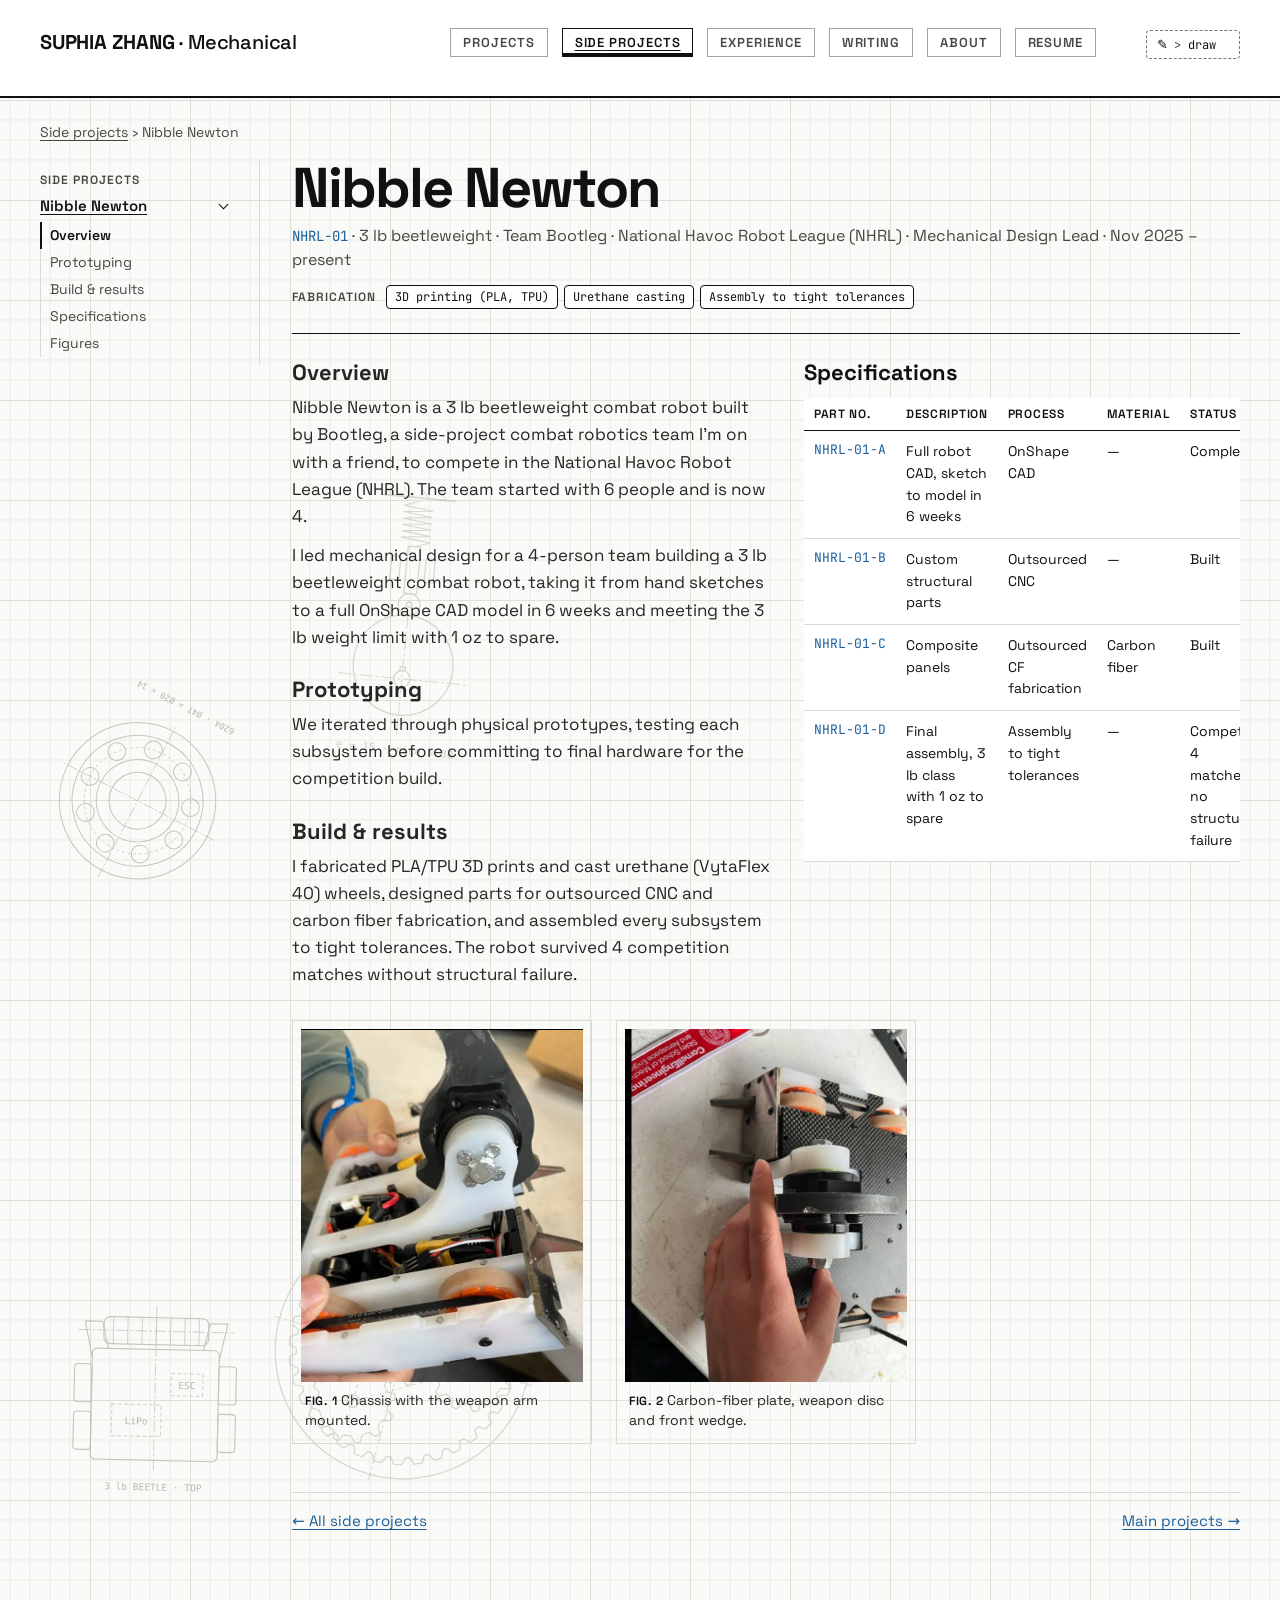
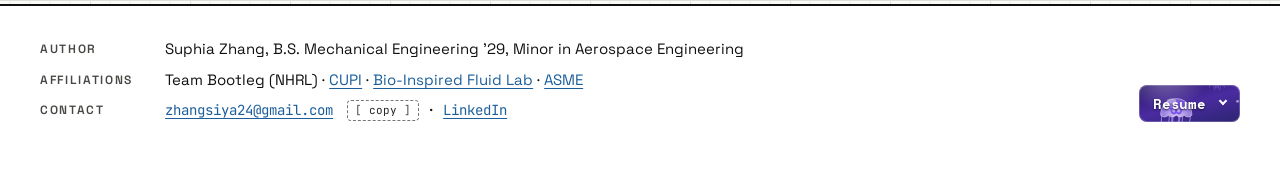
<file: pages/side-projects/nibble-newton.html>
<!doctype html>
<html lang="en">
<head>
  <meta charset="utf-8">
  <meta name="viewport" content="width=device-width, initial-scale=1">
  <title>Nibble Newton · Suphia Zhang</title>
  <meta name="description" content="Nibble Newton, a 3 lb beetleweight combat robot built by Team Bootleg for the National Havoc Robot League.">
  <meta name="theme-color" content="#ffffff">
  <script>document.documentElement.classList.add("js");addEventListener("pagereveal",function(e){if(!e.viewTransition||location.pathname.indexOf("projects/")<0)return;var z=null;try{z=JSON.parse(sessionStorage.getItem("zoom"));sessionStorage.removeItem("zoom")}catch(_){}var s=document.documentElement.style;s.setProperty("--zx",(z?z.x:50)+"%");s.setProperty("--zy",(z?z.y:50)+"%");e.viewTransition.types.add("zoom")})</script>
  <link rel="icon" href="../../assets/img/favicon.svg" type="image/svg+xml">
  <link rel="preload" href="../../assets/fonts/space-grotesk-wght.woff2" as="font" type="font/woff2" crossorigin>
  <link rel="stylesheet" href="../../assets/css/main.css">
  <script src="../../assets/js/main.js" defer></script>
</head>
<body>
<a class="skip" href="#main">Skip to content</a>

<header class="masthead">
  <div class="wrap">
    <a class="brand" href="../../">SUPHIA ZHANG <span>· Mechanical</span></a>
    <nav class="nav hang" aria-label="Primary">
      <a class="sign" href="../../#projects"><span class="plate">Projects</span></a>
      <a class="sign" href="../../#side-projects" aria-current="page"><span class="plate">Side<span class="xl"> projects</span></span></a>
      <a class="sign" href="../../#experience"><span class="plate">Experience</span></a>
      <a class="sign" href="../../#writing"><span class="plate">Writing</span></a>
      <a class="sign" href="../about/index.html"><span class="plate">About</span></a>
      <a class="sign sign-go" href="../../assets/SZhang_Resume_Mechanical_Engineering.pdf" target="_blank" rel="noopener"><span class="plate">Resume</span></a>
    </nav>
    <div class="draw-ctl"><button type="button" class="draw-btn" aria-pressed="false" aria-label="Drawing mode"><span class="pwr" aria-hidden="true">✎</span> <span class="cmd">draw</span><span class="cur" aria-hidden="true"></span></button></div>
  </div>
</header>

<main id="main" class="wrap">
  <p class="crumb"><a href="../../#side-projects">Side projects</a> › Nibble Newton</p>

  <div class="product">
    <aside class="side" aria-label="Side projects">
      <h2>Side projects</h2>
      <nav class="toc">
        <div class="toc-proj">
          <div class="toc-row"><a href="nibble-newton.html" aria-current="page">Nibble Newton</a><button type="button" class="toc-tog" aria-expanded="true" aria-controls="toc-nibble" aria-label="Nibble Newton sections"></button></div>
          <ul id="toc-nibble"><li><a href="#overview">Overview</a></li><li><a href="#prototyping">Prototyping</a></li><li><a href="#build">Build &amp; results</a></li><li><a href="#specs">Specifications</a></li><li><a href="#figures">Figures</a></li></ul>
        </div>
      </nav>
    </aside>

    <article>
      <header class="product-head">
        <h1>Nibble Newton</h1>
        <p class="sub"><span class="pn">NHRL-01</span> · 3 lb beetleweight · Team Bootleg · National Havoc Robot League (NHRL) · Mechanical Design Lead · Nov 2025 – present</p>
        <p class="fab"><b>Fabrication</b><span>3D printing (PLA, TPU)</span><span>Urethane casting</span><span>Assembly to tight tolerances</span></p>
      </header>

      <div class="product-body">
        <div class="lead">
        <div class="desc">
          <section id="overview" aria-labelledby="overview-h">
            <h2 id="overview-h" class="subhead">Overview</h2>
            <p>Nibble Newton is a 3 lb beetleweight combat robot built by Bootleg, a side-project combat robotics team I’m on with a friend, to compete in the National Havoc Robot League (NHRL). The team started with 6 people and is now 4.</p>
            <p>I led mechanical design for a 4-person team building a 3 lb beetleweight combat robot, taking it from hand sketches to a full OnShape CAD model in 6 weeks and meeting the 3 lb weight limit with 1 oz to spare.</p>
          </section>
          <section id="prototyping" aria-labelledby="prototyping-h">
            <h2 id="prototyping-h" class="subhead">Prototyping</h2>
            <p>We iterated through physical prototypes, testing each subsystem before committing to final hardware for the competition build.</p>
          </section>
          <section id="build" aria-labelledby="build-h">
            <h2 id="build-h" class="subhead">Build &amp; results</h2>
            <p>I fabricated PLA/TPU 3D prints and cast urethane (VytaFlex 40) wheels, designed parts for outsourced CNC and carbon fiber fabrication, and assembled every subsystem to tight tolerances. The robot survived 4 competition matches without structural failure.</p>
          </section>
        </div>

      <section class="specs" id="specs" aria-labelledby="spec-h">
        <h2 id="spec-h">Specifications</h2>
        <div class="table-scroll">
          <table class="spec labeled">
            <thead><tr><th scope="col">Part no.</th><th scope="col">Description</th><th scope="col">Process</th><th scope="col">Material</th><th scope="col">Status</th></tr></thead>
            <tbody>
              <tr><td class="pn">NHRL-01-A</td><td>Full robot CAD, sketch to model in 6 weeks</td><td data-label="Process">OnShape CAD</td><td data-label="Material">—</td><td data-label="Status">Complete</td></tr>
              <tr><td class="pn">NHRL-01-B</td><td>Custom structural parts</td><td data-label="Process">Outsourced CNC</td><td data-label="Material">—</td><td data-label="Status">Built</td></tr>
              <tr><td class="pn">NHRL-01-C</td><td>Composite panels</td><td data-label="Process">Outsourced CF fabrication</td><td data-label="Material">Carbon fiber</td><td data-label="Status">Built</td></tr>
              <tr><td class="pn">NHRL-01-D</td><td>Final assembly, 3 lb class with 1 oz to spare</td><td data-label="Process">Assembly to tight tolerances</td><td data-label="Material">—</td><td data-label="Status">Competed: 4 matches, no structural failure</td></tr>
            </tbody>
          </table>
        </div>
      </section>
        </div>
        <div class="figs" id="figures">
          <figure class="fig">
            <img src="../../assets/media/Screenshot 2026-10-15 141518.png" alt="Nibble Newton's white plastic chassis with the black weapon arm, wiring and drive wheels" loading="lazy">
            <figcaption><b>Fig. 1</b>Chassis with the weapon arm mounted.</figcaption>
          </figure>
          <figure class="fig">
            <img src="../../assets/media/Screenshot 2026-10-15 141542.png" alt="Carbon-fiber chassis plate with the weapon disc and steel front wedge" loading="lazy">
            <figcaption><b>Fig. 2</b>Carbon-fiber plate, weapon disc and front wedge.</figcaption>
          </figure>
        </div>
      </div>

      <nav class="next" aria-label="More">
        <a href="../../#side-projects">← All side projects</a>
        <a href="../../#projects">Main projects →</a>
      </nav>
    </article>
  </div>
</main>

<footer class="colophon" id="contact">
  <div class="wrap">
    <dl class="author">
      <dt>Author</dt><dd>Suphia Zhang, B.S. Mechanical Engineering ’29, Minor in Aerospace Engineering</dd>
      <dt>Affiliations</dt><dd>Team Bootleg (NHRL) · <a href="https://cornellphysicalintelligence.com/" target="_blank" rel="noopener noreferrer">CUPI</a> · <a href="https://sites.google.com/cornell.edu/sunnyjsh" target="_blank" rel="noopener noreferrer">Bio-Inspired Fluid Lab</a> · <a href="https://asme.mae.cornell.edu/" target="_blank" rel="noopener noreferrer">ASME</a></dd>
      <dt>Contact</dt><dd class="data"><a href="mailto:zhangsiya24@gmail.com">zhangsiya24@gmail.com</a> <button type="button" class="copy-email" data-copy="zhangsiya24@gmail.com" aria-label="Copy email address"><span>copy</span></button> · <a href="https://www.linkedin.com/in/suphia-zhang" target="_blank" rel="noopener noreferrer">LinkedIn</a></dd>
    </dl>
    <div class="order">
      <details class="resume-menu">
        <summary class="btn"><video class="btn-video" muted loop playsinline preload="auto" aria-hidden="true"><source src="../../assets/media/resume-bg.mp4" type="video/mp4"></video><span class="btn-label">Resume</span> <span class="caret" aria-hidden="true"></span></summary>
        <ul class="resume-list">
          <li><a href="../../assets/SZhang_Resume_Mechanical_Engineering.pdf" target="_blank" rel="noopener"><strong>Mechanical Engineering</strong><span>Primary</span></a></li>
          <li><a href="../../assets/SZhang_Resume_Manufacturing_Engineering.pdf" target="_blank" rel="noopener"><strong>Manufacturing Engineering</strong></a></li>
          <li><a href="../../assets/SZhang_Resume_Testing_Engineering.pdf" target="_blank" rel="noopener"><strong>Testing Engineering</strong></a></li>
        </ul>
      </details>
    </div>
  </div>
</footer>
</body>
</html>
</file>
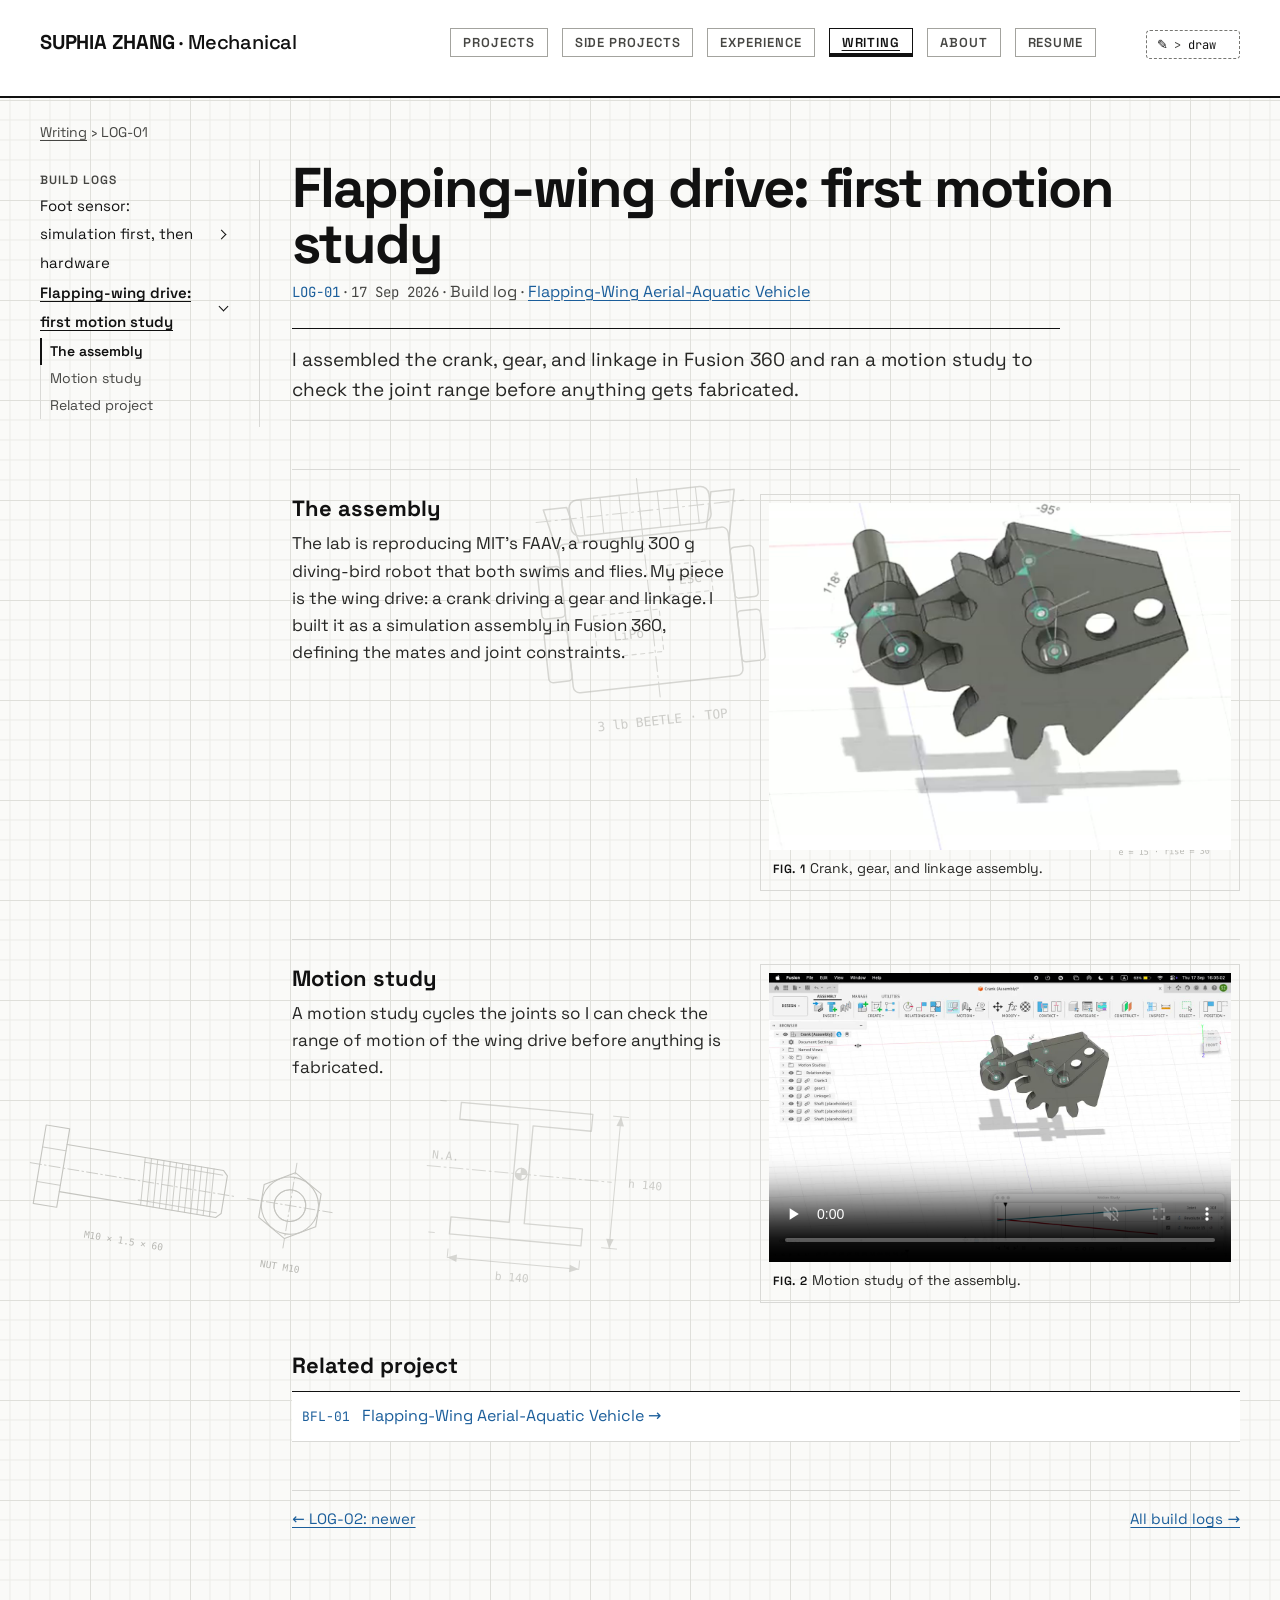
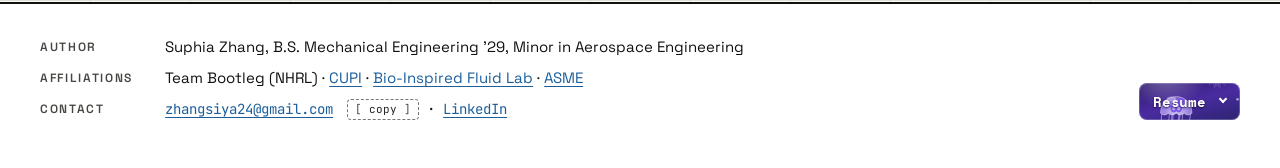
<file: pages/writing/flapping-wing-first-motion-study.html>
<!doctype html>
<html lang="en">
<head>
  <meta charset="utf-8">
  <meta name="viewport" content="width=device-width, initial-scale=1">
  <title>Flapping-wing drive: first motion study · Suphia Zhang</title>
  <meta name="description" content="I assembled the crank, gear, and linkage in Fusion 360 and ran a motion study to check the joint range before anything gets fabricated.">
  <meta name="theme-color" content="#ffffff">
  <script>document.documentElement.classList.add("js");addEventListener("pagereveal",function(e){if(!e.viewTransition||location.pathname.indexOf("projects/")<0)return;var z=null;try{z=JSON.parse(sessionStorage.getItem("zoom"));sessionStorage.removeItem("zoom")}catch(_){}var s=document.documentElement.style;s.setProperty("--zx",(z?z.x:50)+"%");s.setProperty("--zy",(z?z.y:50)+"%");e.viewTransition.types.add("zoom")})</script>
  <link rel="icon" href="../../assets/img/favicon.svg" type="image/svg+xml">
  <link rel="preload" href="../../assets/fonts/space-grotesk-wght.woff2" as="font" type="font/woff2" crossorigin>
  <link rel="stylesheet" href="../../assets/css/main.css">
  <script src="../../assets/js/main.js" defer></script>
</head>
<body>
<a class="skip" href="#main">Skip to content</a>

<header class="masthead">
  <div class="wrap">
    <a class="brand" href="../../">SUPHIA ZHANG <span>· Mechanical</span></a>
    <nav class="nav hang" aria-label="Primary">
      <a class="sign" href="../../#projects"><span class="plate">Projects</span></a>
      <a class="sign" href="../../#side-projects"><span class="plate">Side<span class="xl"> projects</span></span></a>
      <a class="sign" href="../../#experience"><span class="plate">Experience</span></a>
      <a class="sign" href="../../#writing" aria-current="page"><span class="plate">Writing</span></a>
      <a class="sign" href="../about/index.html"><span class="plate">About</span></a>
      <a class="sign sign-go" href="../../assets/SZhang_Resume_Mechanical_Engineering.pdf" target="_blank" rel="noopener"><span class="plate">Resume</span></a>
    </nav>
    <div class="draw-ctl"><button type="button" class="draw-btn" aria-pressed="false" aria-label="Drawing mode"><span class="pwr" aria-hidden="true">✎</span> <span class="cmd">draw</span><span class="cur" aria-hidden="true"></span></button></div>
  </div>
</header>

<main id="main" class="wrap">
  <p class="crumb"><a href="../../#writing">Writing</a> › LOG-01</p>

  <div class="product">
    <aside class="side" aria-label="Build logs">
      <h2>Build logs</h2>
      <nav class="toc">
        <div class="toc-proj">
          <div class="toc-row"><a href="foot-sensor-sim-to-hardware.html">Foot sensor: simulation first, then hardware</a><button type="button" class="toc-tog" aria-expanded="false" aria-controls="toc-foot-sensor-sim-to-hardware" aria-label="Sections"></button></div>
          <ul id="toc-foot-sensor-sim-to-hardware" hidden><li><a href="foot-sensor-sim-to-hardware.html#simulation">Simulating the inputs</a></li><li><a href="foot-sensor-sim-to-hardware.html#wiring">First wiring</a></li><li><a href="foot-sensor-sim-to-hardware.html#hardware">Hardware test</a></li><li><a href="foot-sensor-sim-to-hardware.html#related">Related project</a></li></ul>
        </div>
        <div class="toc-proj">
          <div class="toc-row"><a href="flapping-wing-first-motion-study.html" aria-current="page">Flapping-wing drive: first motion study</a><button type="button" class="toc-tog" aria-expanded="true" aria-controls="toc-flapping-wing-first-motion-study" aria-label="Sections"></button></div>
          <ul id="toc-flapping-wing-first-motion-study"><li><a href="#assembly">The assembly</a></li><li><a href="#motion-study">Motion study</a></li><li><a href="#related">Related project</a></li></ul>
        </div>
      </nav>
    </aside>

    <article class="log">
      <header class="product-head">
        <h1>Flapping-wing drive: first motion study</h1>
        <p class="sub"><span class="pn">LOG-01</span> · <span class="mono">17 Sep 2026</span> · Build log · <a href="../projects/flapping-wing-vehicle.html">Flapping-Wing Aerial-Aquatic Vehicle</a></p>
      </header>

      <p class="log-summary">I assembled the crank, gear, and linkage in Fusion 360 and ran a motion study to check the joint range before anything gets fabricated.</p>

      <section class="log-step" id="assembly" aria-labelledby="assembly-h">
        <div class="log-text">
          <h2 id="assembly-h" class="subhead">The assembly</h2>
          <p>The lab is reproducing MIT’s FAAV, a roughly 300 g diving-bird robot that both swims and flies. My piece is the wing drive: a crank driving a gear and linkage. I built it as a simulation assembly in Fusion 360, defining the mates and joint constraints.</p>
        </div>
        <figure class="fig"><img src="../../assets/media/faav-wing-iso.jpg" alt="Isometric CAD view of the crank, gear and linkage wing drive" loading="lazy" width="960" height="720"><figcaption><b>Fig. 1</b>Crank, gear, and linkage assembly.</figcaption></figure>
      </section>

      <section class="log-step" id="motion-study" aria-labelledby="motion-study-h">
        <div class="log-text">
          <h2 id="motion-study-h" class="subhead">Motion study</h2>
          <p>A motion study cycles the joints so I can check the range of motion of the wing drive before anything is fabricated.</p>
        </div>
        <figure class="fig"><video controls muted playsinline preload="none" poster="../../assets/media/faav-wing-assembly-poster.jpg"><source src="../../assets/media/faav-wing-assembly.mp4" type="video/mp4"></video><figcaption><b>Fig. 2</b>Motion study of the assembly.</figcaption></figure>
      </section>

      <section class="specs" id="related" aria-labelledby="related-h">
        <h2 id="related-h">Related project</h2>
        <ul class="related">
          <li><a href="../projects/flapping-wing-vehicle.html"><span class="pn">BFL-01</span> Flapping-Wing Aerial-Aquatic Vehicle →</a></li>
        </ul>
      </section>

      <nav class="next" aria-label="More build logs">
        <a href="foot-sensor-sim-to-hardware.html">← LOG-02: newer</a>
        <a href="../../#writing">All build logs →</a>
      </nav>
    </article>
  </div>
</main>

<footer class="colophon" id="contact">
  <div class="wrap">
    <dl class="author">
      <dt>Author</dt><dd>Suphia Zhang, B.S. Mechanical Engineering ’29, Minor in Aerospace Engineering</dd>
      <dt>Affiliations</dt><dd>Team Bootleg (NHRL) · <a href="https://cornellphysicalintelligence.com/" target="_blank" rel="noopener noreferrer">CUPI</a> · <a href="https://sites.google.com/cornell.edu/sunnyjsh" target="_blank" rel="noopener noreferrer">Bio-Inspired Fluid Lab</a> · <a href="https://asme.mae.cornell.edu/" target="_blank" rel="noopener noreferrer">ASME</a></dd>
      <dt>Contact</dt><dd class="data"><a href="mailto:zhangsiya24@gmail.com">zhangsiya24@gmail.com</a> <button type="button" class="copy-email" data-copy="zhangsiya24@gmail.com" aria-label="Copy email address"><span>copy</span></button> · <a href="https://www.linkedin.com/in/suphia-zhang" target="_blank" rel="noopener noreferrer">LinkedIn</a></dd>
    </dl>
    <div class="order">
      <details class="resume-menu">
        <summary class="btn"><video class="btn-video" muted loop playsinline preload="auto" aria-hidden="true"><source src="../../assets/media/resume-bg.mp4" type="video/mp4"></video><span class="btn-label">Resume</span> <span class="caret" aria-hidden="true"></span></summary>
        <ul class="resume-list">
          <li><a href="../../assets/SZhang_Resume_Mechanical_Engineering.pdf" target="_blank" rel="noopener"><strong>Mechanical Engineering</strong><span>Primary</span></a></li>
          <li><a href="../../assets/SZhang_Resume_Manufacturing_Engineering.pdf" target="_blank" rel="noopener"><strong>Manufacturing Engineering</strong></a></li>
          <li><a href="../../assets/SZhang_Resume_Testing_Engineering.pdf" target="_blank" rel="noopener"><strong>Testing Engineering</strong></a></li>
        </ul>
      </details>
    </div>
  </div>
</footer>
</body>
</html>
</file>
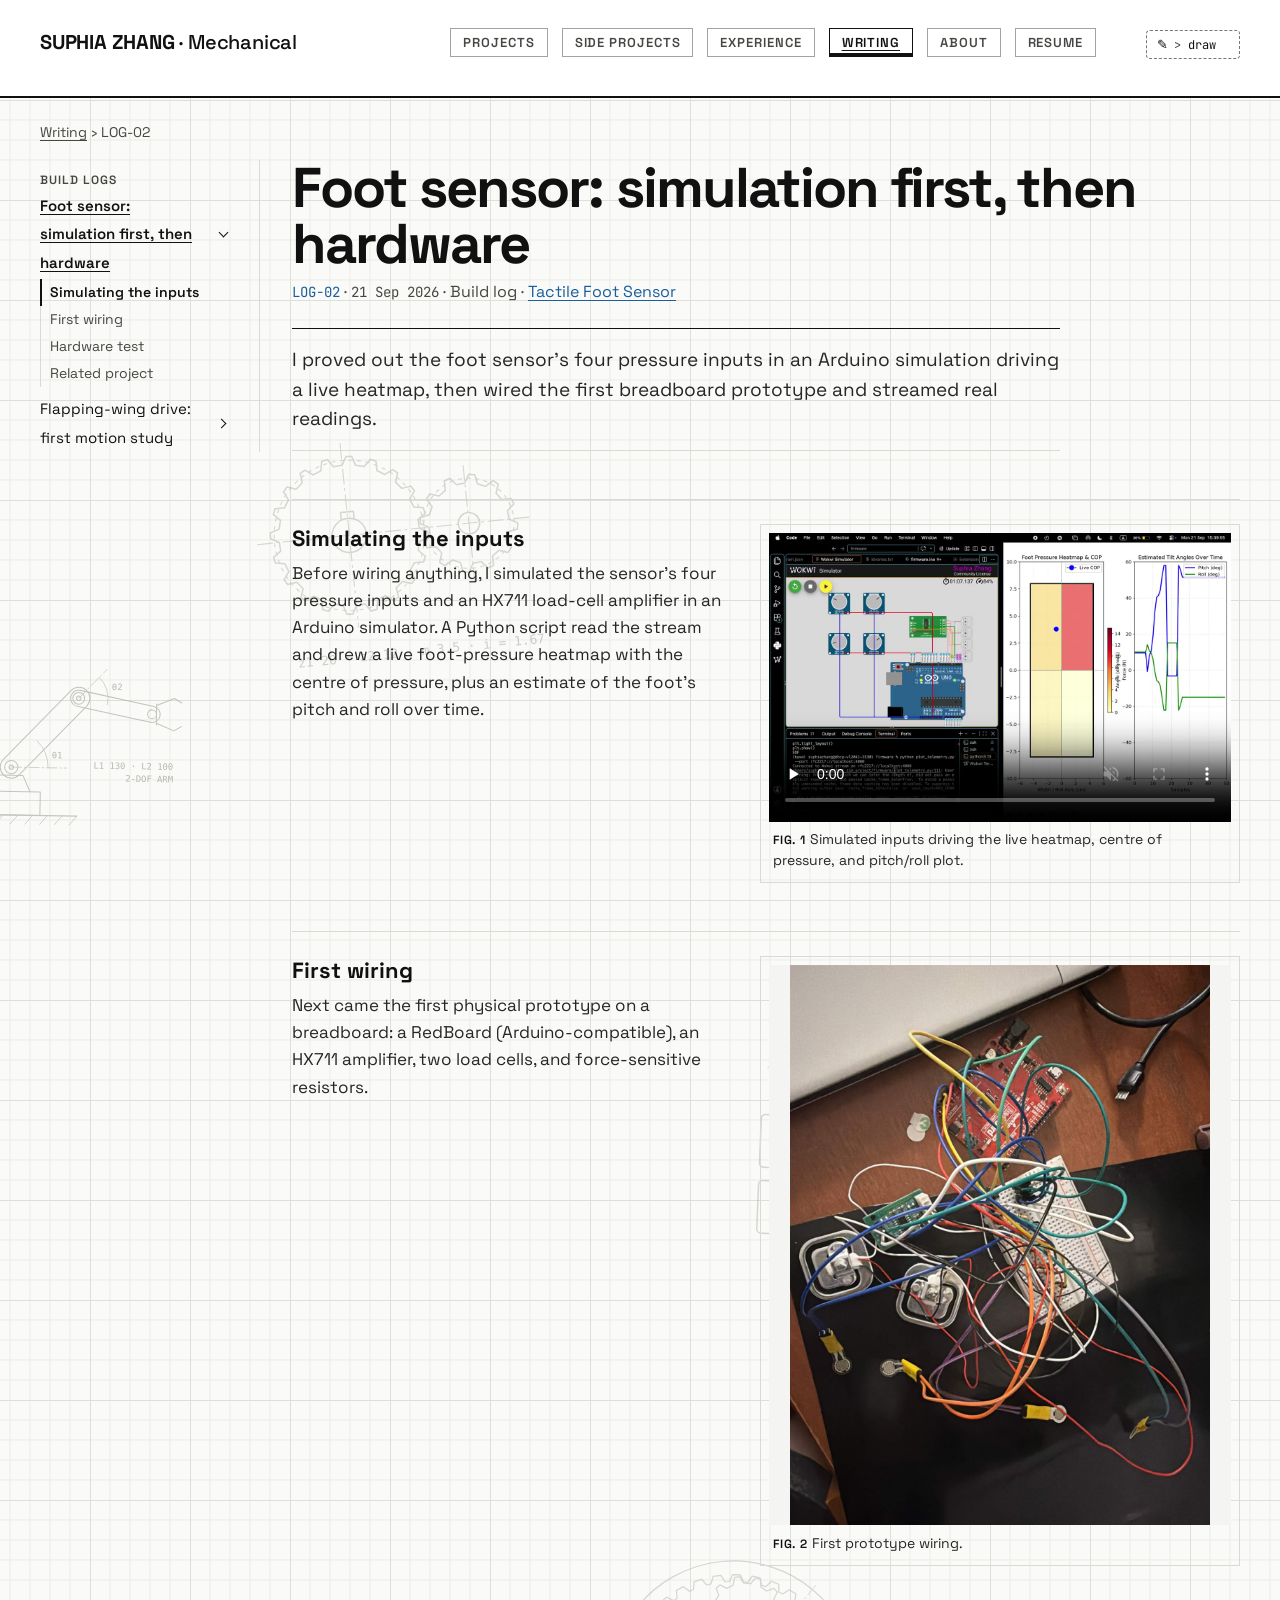
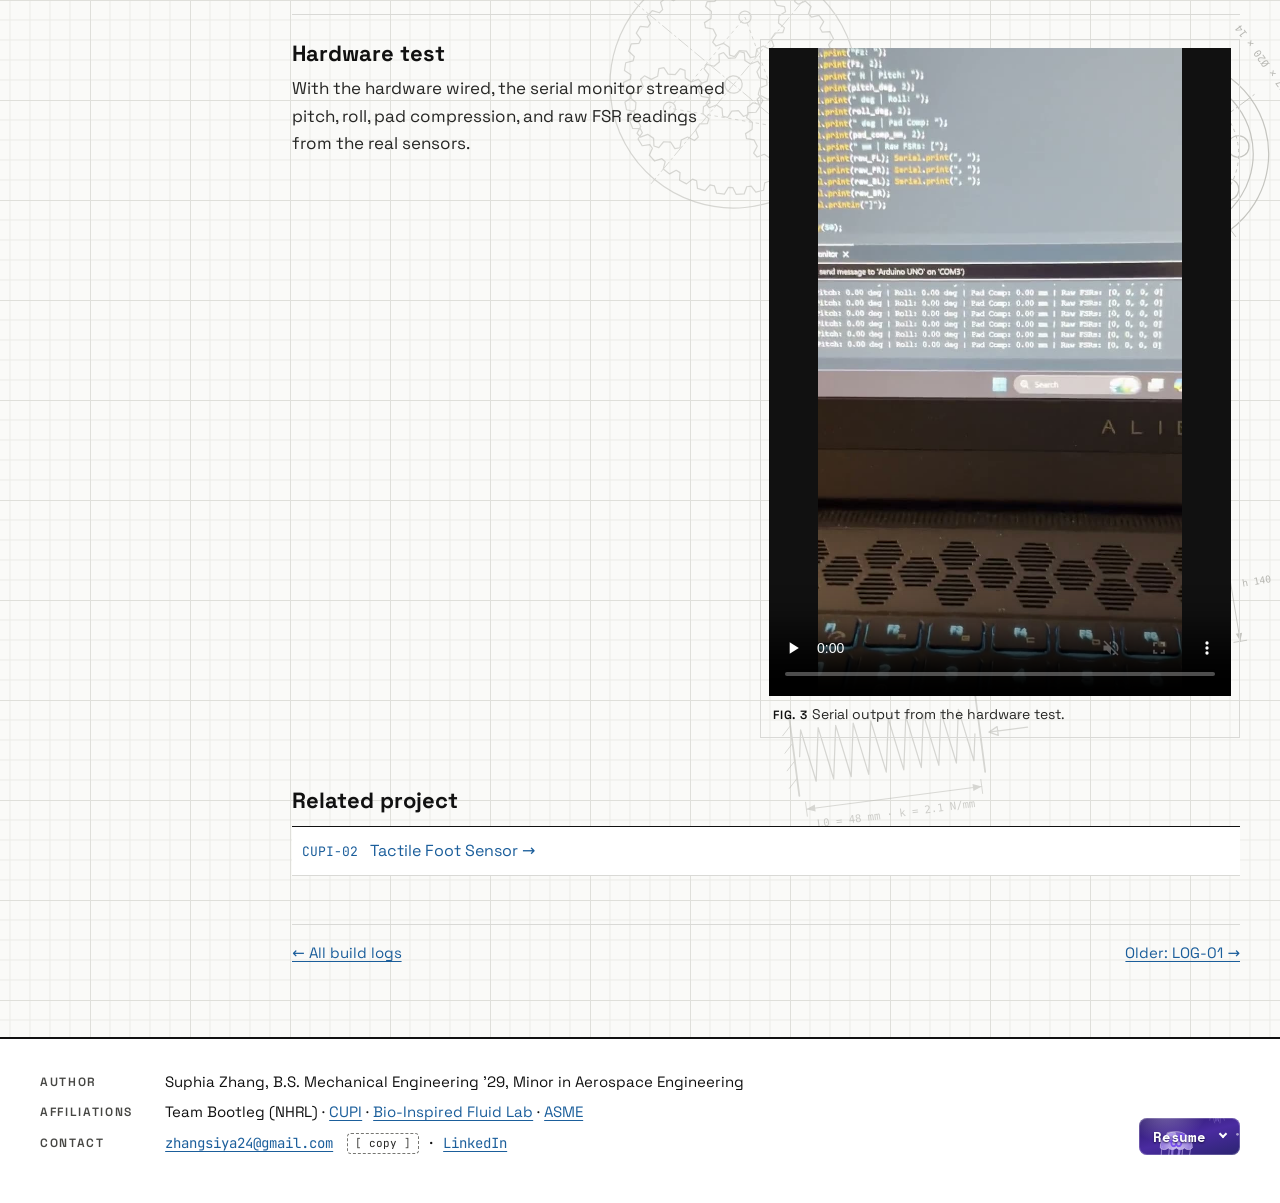
<file: pages/writing/foot-sensor-sim-to-hardware.html>
<!doctype html>
<html lang="en">
<head>
  <meta charset="utf-8">
  <meta name="viewport" content="width=device-width, initial-scale=1">
  <title>Foot sensor: simulation first, then hardware · Suphia Zhang</title>
  <meta name="description" content="I proved out the foot sensor’s four pressure inputs in an Arduino simulation driving a live heatmap, then wired the first breadboard prototype and streamed real readings.">
  <meta name="theme-color" content="#ffffff">
  <script>document.documentElement.classList.add("js");addEventListener("pagereveal",function(e){if(!e.viewTransition||location.pathname.indexOf("projects/")<0)return;var z=null;try{z=JSON.parse(sessionStorage.getItem("zoom"));sessionStorage.removeItem("zoom")}catch(_){}var s=document.documentElement.style;s.setProperty("--zx",(z?z.x:50)+"%");s.setProperty("--zy",(z?z.y:50)+"%");e.viewTransition.types.add("zoom")})</script>
  <link rel="icon" href="../../assets/img/favicon.svg" type="image/svg+xml">
  <link rel="preload" href="../../assets/fonts/space-grotesk-wght.woff2" as="font" type="font/woff2" crossorigin>
  <link rel="stylesheet" href="../../assets/css/main.css">
  <script src="../../assets/js/main.js" defer></script>
</head>
<body>
<a class="skip" href="#main">Skip to content</a>

<header class="masthead">
  <div class="wrap">
    <a class="brand" href="../../">SUPHIA ZHANG <span>· Mechanical</span></a>
    <nav class="nav hang" aria-label="Primary">
      <a class="sign" href="../../#projects"><span class="plate">Projects</span></a>
      <a class="sign" href="../../#side-projects"><span class="plate">Side<span class="xl"> projects</span></span></a>
      <a class="sign" href="../../#experience"><span class="plate">Experience</span></a>
      <a class="sign" href="../../#writing" aria-current="page"><span class="plate">Writing</span></a>
      <a class="sign" href="../about/index.html"><span class="plate">About</span></a>
      <a class="sign sign-go" href="../../assets/SZhang_Resume_Mechanical_Engineering.pdf" target="_blank" rel="noopener"><span class="plate">Resume</span></a>
    </nav>
    <div class="draw-ctl"><button type="button" class="draw-btn" aria-pressed="false" aria-label="Drawing mode"><span class="pwr" aria-hidden="true">✎</span> <span class="cmd">draw</span><span class="cur" aria-hidden="true"></span></button></div>
  </div>
</header>

<main id="main" class="wrap">
  <p class="crumb"><a href="../../#writing">Writing</a> › LOG-02</p>

  <div class="product">
    <aside class="side" aria-label="Build logs">
      <h2>Build logs</h2>
      <nav class="toc">
        <div class="toc-proj">
          <div class="toc-row"><a href="foot-sensor-sim-to-hardware.html" aria-current="page">Foot sensor: simulation first, then hardware</a><button type="button" class="toc-tog" aria-expanded="true" aria-controls="toc-foot-sensor-sim-to-hardware" aria-label="Sections"></button></div>
          <ul id="toc-foot-sensor-sim-to-hardware"><li><a href="#simulation">Simulating the inputs</a></li><li><a href="#wiring">First wiring</a></li><li><a href="#hardware">Hardware test</a></li><li><a href="#related">Related project</a></li></ul>
        </div>
        <div class="toc-proj">
          <div class="toc-row"><a href="flapping-wing-first-motion-study.html">Flapping-wing drive: first motion study</a><button type="button" class="toc-tog" aria-expanded="false" aria-controls="toc-flapping-wing-first-motion-study" aria-label="Sections"></button></div>
          <ul id="toc-flapping-wing-first-motion-study" hidden><li><a href="flapping-wing-first-motion-study.html#assembly">The assembly</a></li><li><a href="flapping-wing-first-motion-study.html#motion-study">Motion study</a></li><li><a href="flapping-wing-first-motion-study.html#related">Related project</a></li></ul>
        </div>
      </nav>
    </aside>

    <article class="log">
      <header class="product-head">
        <h1>Foot sensor: simulation first, then hardware</h1>
        <p class="sub"><span class="pn">LOG-02</span> · <span class="mono">21 Sep 2026</span> · Build log · <a href="../projects/tactile-foot-sensor.html">Tactile Foot Sensor</a></p>
      </header>

      <p class="log-summary">I proved out the foot sensor’s four pressure inputs in an Arduino simulation driving a live heatmap, then wired the first breadboard prototype and streamed real readings.</p>

      <section class="log-step" id="simulation" aria-labelledby="simulation-h">
        <div class="log-text">
          <h2 id="simulation-h" class="subhead">Simulating the inputs</h2>
          <p>Before wiring anything, I simulated the sensor’s four pressure inputs and an HX711 load-cell amplifier in an Arduino simulator. A Python script read the stream and drew a live foot-pressure heatmap with the centre of pressure, plus an estimate of the foot’s pitch and roll over time.</p>
        </div>
        <figure class="fig"><video controls muted playsinline preload="none" poster="../../assets/media/cupi-foot-sensor-prototype-poster.jpg"><source src="../../assets/media/cupi-foot-sensor-prototype.mp4" type="video/mp4"></video><figcaption><b>Fig. 1</b>Simulated inputs driving the live heatmap, centre of pressure, and pitch/roll plot.</figcaption></figure>
      </section>

      <section class="log-step" id="wiring" aria-labelledby="wiring-h">
        <div class="log-text">
          <h2 id="wiring-h" class="subhead">First wiring</h2>
          <p>Next came the first physical prototype on a breadboard: a RedBoard (Arduino-compatible), an HX711 amplifier, two load cells, and force-sensitive resistors.</p>
        </div>
        <figure class="fig"><img src="../../assets/media/cupi-foot-sensor-wiring.jpg" alt="Breadboard prototype: RedBoard, HX711 amplifier, two load cells and force-sensitive resistors" loading="lazy" width="1200" height="1600"><figcaption><b>Fig. 2</b>First prototype wiring.</figcaption></figure>
      </section>

      <section class="log-step" id="hardware" aria-labelledby="hardware-h">
        <div class="log-text">
          <h2 id="hardware-h" class="subhead">Hardware test</h2>
          <p>With the hardware wired, the serial monitor streamed pitch, roll, pad compression, and raw FSR readings from the real sensors.</p>
        </div>
        <figure class="fig"><video controls muted playsinline preload="none" poster="../../assets/media/cupi-foot-sensor-demo-poster.jpg"><source src="../../assets/media/cupi-foot-sensor-demo.mp4" type="video/mp4"></video><figcaption><b>Fig. 3</b>Serial output from the hardware test.</figcaption></figure>
      </section>

      <section class="specs" id="related" aria-labelledby="related-h">
        <h2 id="related-h">Related project</h2>
        <ul class="related">
          <li><a href="../projects/tactile-foot-sensor.html"><span class="pn">CUPI-02</span> Tactile Foot Sensor →</a></li>
        </ul>
      </section>

      <nav class="next" aria-label="More build logs">
        <a href="../../#writing">← All build logs</a>
        <a href="flapping-wing-first-motion-study.html">Older: LOG-01 →</a>
      </nav>
    </article>
  </div>
</main>

<footer class="colophon" id="contact">
  <div class="wrap">
    <dl class="author">
      <dt>Author</dt><dd>Suphia Zhang, B.S. Mechanical Engineering ’29, Minor in Aerospace Engineering</dd>
      <dt>Affiliations</dt><dd>Team Bootleg (NHRL) · <a href="https://cornellphysicalintelligence.com/" target="_blank" rel="noopener noreferrer">CUPI</a> · <a href="https://sites.google.com/cornell.edu/sunnyjsh" target="_blank" rel="noopener noreferrer">Bio-Inspired Fluid Lab</a> · <a href="https://asme.mae.cornell.edu/" target="_blank" rel="noopener noreferrer">ASME</a></dd>
      <dt>Contact</dt><dd class="data"><a href="mailto:zhangsiya24@gmail.com">zhangsiya24@gmail.com</a> <button type="button" class="copy-email" data-copy="zhangsiya24@gmail.com" aria-label="Copy email address"><span>copy</span></button> · <a href="https://www.linkedin.com/in/suphia-zhang" target="_blank" rel="noopener noreferrer">LinkedIn</a></dd>
    </dl>
    <div class="order">
      <details class="resume-menu">
        <summary class="btn"><video class="btn-video" muted loop playsinline preload="auto" aria-hidden="true"><source src="../../assets/media/resume-bg.mp4" type="video/mp4"></video><span class="btn-label">Resume</span> <span class="caret" aria-hidden="true"></span></summary>
        <ul class="resume-list">
          <li><a href="../../assets/SZhang_Resume_Mechanical_Engineering.pdf" target="_blank" rel="noopener"><strong>Mechanical Engineering</strong><span>Primary</span></a></li>
          <li><a href="../../assets/SZhang_Resume_Manufacturing_Engineering.pdf" target="_blank" rel="noopener"><strong>Manufacturing Engineering</strong></a></li>
          <li><a href="../../assets/SZhang_Resume_Testing_Engineering.pdf" target="_blank" rel="noopener"><strong>Testing Engineering</strong></a></li>
        </ul>
      </details>
    </div>
  </div>
</footer>
</body>
</html>
</file>
<file: assets/css/main.css>
/* Parts-catalog world: white stock, hairline rules, dense spec tables. */

@font-face {
  font-family: "JetBrains Mono";
  src: url("../fonts/jetbrains-mono-400.woff2") format("woff2");
  font-weight: 400;
  font-display: swap;
}

:root {
  --paper: #ffffff;
  --ink: #111111;
  --ink-2: #262624;
  --muted: #464643;
  --rule: #d9d9d6;
  --wash: #f4f4f2;
  --link: #1b5e9b;
  --go: #2e7d32;
  --go-dark: #22612a;
  --focus: #1b5e9b;

  --sans: "Archivo", system-ui, sans-serif;
  --mono: "JetBrains Mono", ui-monospace, monospace;

  --gutter: clamp(16px, 3.2vw, 40px);
  --max: 1360px;
  --s1: 4px; --s2: 8px; --s3: 12px; --s4: 16px; --s5: 24px; --s6: 32px; --s7: 48px; --s8: 72px;
}

*, *::before, *::after { box-sizing: border-box; }
html { -webkit-text-size-adjust: 100%; scroll-padding-top: 80px; }
body {
  margin: 0;
  background: var(--paper);
  color: var(--ink);
  font: 400 16px/1.55 var(--sans);
  font-stretch: 100%;
  text-rendering: optimizeLegibility;
}
img, video { display: block; max-width: 100%; }
h1, h2, h3, p, dl, dd, figure { margin: 0; }
a { color: inherit; text-underline-offset: 3px; text-decoration-thickness: 1px; }
::selection { background: #1b5e9b; color: #fff; }
:focus-visible { outline: 2px solid var(--focus); outline-offset: 2px; }
html { scrollbar-color: #b9b9b5 var(--paper); }

.skip { position: absolute; left: -9999px; top: 0; background: var(--ink); color: #fff; padding: var(--s2) var(--s4); z-index: 10; }
.skip:focus { left: var(--s4); top: var(--s2); }

.wrap { max-width: var(--max); margin: 0 auto; padding: 0 var(--gutter); }
.narrow { font-stretch: 78%; }
.mono { font-family: var(--mono); font-size: .875em; letter-spacing: 0; }

/* Masthead */
.masthead { border-bottom: 2px solid var(--ink); background: var(--paper); position: sticky; top: 0; z-index: 5; }
.masthead .wrap { display: flex; align-items: center; gap: var(--s5); min-height: 64px; flex-wrap: wrap; padding-top: var(--s2); padding-bottom: var(--s2); }
.brand { font-weight: 800; font-size: 20px; letter-spacing: -.01em; text-decoration: none; white-space: nowrap; }
.brand span { font-weight: 500; font-stretch: 85%; }
.nav { display: flex; gap: var(--s5); margin-left: auto; font: 600 14px var(--sans); font-stretch: 78%; text-transform: uppercase; letter-spacing: .06em; }
.nav a { text-decoration: none; padding: var(--s2) 0; }
.nav a:hover, .nav a[aria-current="page"] { text-decoration: underline; }
.nav .go-link { color: var(--go); }

/* Buttons */
.btn {
  display: inline-flex; align-items: center; gap: var(--s2);
  background: var(--go); color: #fff; text-decoration: none;
  font: 600 16px var(--sans); padding: 12px 20px; border: 0;
  transition: background-color .15s ease-out;
}
.btn:hover { background: var(--go-dark); }
.btn svg { width: 18px; height: 18px; flex: none; }
.also { font-size: 14px; color: var(--muted); }
.also a { color: var(--ink); }

/* Intro */
.intro { padding-block: var(--s7) var(--s6); }
.intro-grid { display: grid; grid-template-columns: minmax(0, 1fr) auto; gap: var(--s5) var(--s7); align-items: end; border-bottom: 1px solid var(--ink); padding-bottom: var(--s5); }
.intro h1 { font: 800 clamp(44px, 6.4vw, 84px)/.95 var(--sans); letter-spacing: -.03em; grid-column: 1 / -1; }
.lede { font-size: clamp(17px, 1.4vw, 19px); line-height: 1.55; color: var(--ink-2); max-width: 66ch; }
.order { display: flex; flex-direction: column; align-items: flex-end; gap: var(--s2); }
.order .also { white-space: nowrap; }

/* Section heads */
.section { padding-block: var(--s7) var(--s4); }
.section-head { display: flex; align-items: baseline; gap: var(--s4); flex-wrap: wrap; border-bottom: 1px solid var(--ink); padding-bottom: var(--s3); margin-bottom: var(--s5); }
.section-head h2 { font: 700 28px/1.1 var(--sans); letter-spacing: -.015em; }
.section-head .count { font: 400 14px var(--mono); color: var(--muted); }

/* Filter */
.filter { display: flex; flex-wrap: wrap; gap: var(--s2); margin-left: auto; }
.filter button {
  font: 600 13px var(--sans); font-stretch: 78%; letter-spacing: .05em; text-transform: uppercase;
  background: var(--paper); color: var(--ink); border: 1px solid #9a9a96; padding: 7px 12px; cursor: pointer;
  transition: background-color .15s ease-out, color .15s ease-out;
}
.filter button:hover { background: var(--wash); }
.filter button[aria-pressed="true"] { background: var(--ink); color: #fff; border-color: var(--ink); }

/* Catalog cards */
.cards { list-style: none; margin: 0; padding: 0; display: grid; grid-template-columns: repeat(4, minmax(0, 1fr)); gap: var(--s5); }
@media (max-width: 1100px) { .cards { grid-template-columns: repeat(2, minmax(0, 1fr)); } }
@media (max-width: 560px) { .cards { grid-template-columns: 1fr; } }
.cards li[hidden] { display: none; }
.card { display: flex; flex-direction: column; height: 100%; text-decoration: none; color: inherit; border: 1px solid var(--rule); background: var(--paper); transition: border-color .2s ease-out; }
.card:hover, .card:focus-visible { border-color: var(--ink); }
.card-art { aspect-ratio: 4 / 3; overflow: hidden; background: var(--wash); border-bottom: 1px solid var(--rule); }
.card-art img { width: 100%; height: 100%; object-fit: cover; filter: grayscale(1) contrast(1.15); transition: filter .35s cubic-bezier(.16, 1, .3, 1); }
.card:hover .card-art img, .card:focus-visible .card-art img { filter: none; }
.card-body { padding: var(--s4); display: flex; flex-direction: column; gap: var(--s1); flex: 1; }
.card .pn { font: 400 13px var(--mono); color: var(--link); text-decoration: underline; text-underline-offset: 3px; }
.card h3 { font: 600 19px/1.25 var(--sans); letter-spacing: -.005em; }
.card p { font-size: 14px; line-height: 1.5; color: var(--ink-2); }
.card .meta { margin-top: auto; padding-top: var(--s3); font: 500 13px var(--sans); font-stretch: 80%; color: var(--muted); display: flex; justify-content: space-between; gap: var(--s3); }

/* Placeholder plate for projects without media yet */
.pending { width: 100%; height: 100%; display: grid; place-items: center; text-align: center; padding: var(--s4);
  background: var(--wash); }
.pending b { display: block; font: 700 22px var(--mono); color: var(--ink-2); }
.pending span { font: 500 13px var(--sans); font-stretch: 80%; color: var(--muted); text-transform: uppercase; letter-spacing: .06em; }

/* Experience table */
.table-scroll { overflow-x: auto; }
.spec { border-collapse: collapse; width: 100%; font-size: 15px; font-stretch: 85%; }
.spec th { text-align: left; font: 600 12px var(--sans); font-stretch: 78%; letter-spacing: .06em; text-transform: uppercase; border-bottom: 1px solid var(--ink); padding: 8px 10px; white-space: nowrap; }
.spec td { border-bottom: 1px solid var(--rule); padding: 10px; vertical-align: top; }
.spec td.mono, .spec td .mono { font-size: 13px; white-space: nowrap; }
.spec td.pn { font: 400 13px var(--mono); color: var(--link); white-space: nowrap; }
.spec td strong { font-weight: 600; }
.spec .sub { display: block; color: var(--muted); font-size: 14px; margin-top: 2px; }

/* Empty-state rows (side builds, writing) */
.split { display: grid; grid-template-columns: 1fr 1fr; gap: var(--s6); }
.empty { border: 1px dashed #b9b9b5; padding: var(--s5); color: var(--muted); font-size: 15px; }
.empty strong { color: var(--ink); font-weight: 600; display: block; margin-bottom: var(--s1); }

/* Author block (closing) */
.colophon { margin-top: var(--s8); border-top: 2px solid var(--ink); padding: var(--s6) 0 var(--s7); }
.colophon .wrap { display: grid; grid-template-columns: minmax(0, 1fr) auto; gap: var(--s6); align-items: end; }
.author { display: grid; grid-template-columns: auto 1fr; gap: var(--s2) var(--s6); font: 400 15px/1.5 var(--sans); }
.author dd.data { font: 400 14px/1.6 var(--mono); }
.author dt { font: 600 12px/1.9 var(--sans); font-stretch: 78%; letter-spacing: .14em; text-transform: uppercase; color: var(--muted); }
.author a { color: var(--link); }
.colophon .fine { font-size: 13px; color: var(--muted); text-align: right; }

/* Project page */
.crumb { font-size: 14px; color: var(--muted); padding-top: var(--s5); }
.crumb a { color: var(--muted); }
.crumb a:hover { color: var(--ink); }
.product { display: grid; grid-template-columns: 220px minmax(0, 1fr); gap: var(--s6); padding-top: var(--s4); }
.side { border-right: 1px solid var(--rule); padding-right: var(--s5); font-size: 15px; font-stretch: 85%; line-height: 1.9; align-self: start; position: sticky; top: 88px; }
.side h2 { font: 600 12px var(--sans); font-stretch: 78%; letter-spacing: .08em; text-transform: uppercase; color: var(--muted); margin: var(--s3) 0 var(--s1); }
.side a { display: block; text-decoration: none; }
.side a:hover, .side a[aria-current="page"] { text-decoration: underline; }
.side a[aria-current="page"] { font-weight: 600; }
.product-head h1 { font: 800 clamp(34px, 4.4vw, 56px)/1 var(--sans); letter-spacing: -.025em; }
.product-head .pn { font: 400 14px var(--mono); color: var(--link); }
.product-head .sub { font-size: 16px; color: var(--muted); margin-top: var(--s2); }
.product-body { display: grid; grid-template-columns: minmax(0, 1.1fr) minmax(0, 1fr); gap: var(--s6); margin-top: var(--s5); border-top: 1px solid var(--ink); padding-top: var(--s5); }
.desc p + p { margin-top: var(--s3); }
.desc { font-size: 17px; line-height: 1.6; color: var(--ink-2); max-width: 68ch; }
.desc a { color: var(--link); }
.figs { display: grid; gap: var(--s5); align-content: start; }
.fig { border: 1px solid var(--rule); padding: var(--s2); }
.fig video, .fig img { width: 100%; background: var(--wash); }
.fig img { aspect-ratio: 4 / 5; max-height: 640px; object-fit: cover; }
.fig figcaption { font-size: 14px; line-height: 1.45; color: var(--ink-2); padding: var(--s2) var(--s1) var(--s1); }
.fig figcaption b { font: 600 12px var(--sans); font-stretch: 78%; letter-spacing: .06em; text-transform: uppercase; margin-right: var(--s1); color: var(--ink); }
.specs { margin-top: var(--s7); }
.specs h2 { font: 700 22px var(--sans); margin-bottom: var(--s3); }
.next { display: flex; justify-content: space-between; gap: var(--s4); flex-wrap: wrap; margin-top: var(--s7); padding-top: var(--s4); border-top: 1px solid var(--rule); font-size: 15px; }
.next a { color: var(--link); }

/* Responsive */
@media (max-width: 900px) {
  .intro-grid { grid-template-columns: 1fr; }
  .order { align-items: flex-start; }
  .product { grid-template-columns: 1fr; }
  .side { position: static; border-right: 0; border-bottom: 1px solid var(--rule); padding: 0 0 var(--s3); line-height: 1.6; }
  .side nav { display: flex; flex-wrap: wrap; gap: var(--s1) var(--s4); }
  .side h2:not(:first-child), .side nav + nav { display: none; }
  .product-body { grid-template-columns: 1fr; }
  .split { grid-template-columns: 1fr; }
  .colophon .wrap { grid-template-columns: 1fr; }
  .colophon .fine { text-align: left; }
}
@media (max-width: 640px) {
  /* Sticky on phones too, but it tucks away while scrolling down and slides back on any scroll up (main.js toggles .tuck). */
  .masthead { transition: transform .28s cubic-bezier(.16, 1, .3, 1); }
  .masthead.tuck { transform: translateY(calc(-100% - 2px)); }
  .masthead .wrap { gap: var(--s2) var(--s4); }
  .nav { margin-left: 0; width: 100%; gap: var(--s1) var(--s4); flex-wrap: wrap; }
  .intro { padding-block-start: var(--s6); }
  .order .also { white-space: normal; }
  .filter { margin-left: 0; }
  .author { grid-template-columns: 1fr; gap: 0; }
  .author dd { margin: 0 0 var(--s3); }
  .spec { font-size: 14px; }
}
@media (prefers-reduced-motion: reduce) {
  *, *::before, *::after { transition: none !important; }
}

/* Round-two fixes */
.product > article { min-width: 0; }
.fig video { max-height: 72vh; object-fit: contain; background: #111; }
@media (max-width: 900px) {
  .product { grid-template-columns: minmax(0, 1fr); }
}
@media (max-width: 640px) {
  .spec.stack thead { position: absolute; left: -9999px; }
  .spec.stack tr { display: grid; grid-template-columns: 1fr auto; gap: 2px var(--s3); border-bottom: 1px solid var(--rule); padding: var(--s3) 0; }
  .spec.stack td { border: 0; padding: 0; }
  .spec.stack td:first-child { grid-column: 1 / -1; }
  .spec.stack td:nth-child(3) { display: none; }
  .spec.stack td.mono { text-align: right; }
}

/* Review fixes */
.card .specline { font: 400 12px/1.5 var(--mono); color: var(--ink-2); border-top: 1px solid var(--rule); margin-top: var(--s2); padding-top: var(--s2); font-variant-numeric: tabular-nums; }
.card .meta .pn { margin-right: var(--s1); }
.lead { display: grid; gap: var(--s6); align-content: start; }
.lead .specs { margin-top: 0; }
.lead .spec { font-size: 14px; }
@media (max-width: 640px) {
  .spec.stack-2 thead, .spec.labeled thead { position: absolute; left: -9999px; }
  .spec.stack-2 tr, .spec.labeled tr { display: block; border-bottom: 1px solid var(--rule); padding: var(--s3) 0; }
  .spec.stack-2 td, .spec.labeled td { display: block; border: 0; padding: 0; }
  .spec.stack-2 td:first-child { margin-bottom: 2px; }
  .spec.labeled td.pn { margin-bottom: 2px; }
  .spec.labeled td:nth-child(2) { font-weight: 600; margin-bottom: var(--s1); }
  .spec.labeled td[data-label]::before { content: attr(data-label) ": "; color: var(--muted); }
  .card-art:has(.pending) { aspect-ratio: 16 / 7; }
}

/* Verdict fixes: listing on top, figures in a row beneath it */
@media (min-width: 901px) {
  .product-body { grid-template-columns: minmax(0, 1fr); }
  .lead { grid-template-columns: minmax(0, 1.1fr) minmax(0, 1fr); gap: var(--s6); }
  .figs { grid-template-columns: repeat(auto-fill, minmax(300px, 1fr)); align-items: start; }
}
.fig img { max-height: none; height: auto; }
.card .specline { font: 500 13px/1.4 var(--sans); font-stretch: 80%; letter-spacing: .02em; }
.card .specline { font-variant-numeric: tabular-nums; }
.card .pn { text-decoration: none; }
.filter button { border-color: #767672; }

/* ---------- Drafting ground: grid sheet + line drawing ---------- */
:root { --ground: #fafaf8; --steel: #3a3a38; }
body { background: var(--ground) url("../img/grid.svg") repeat; background-position: center top; }
.masthead, .table-scroll, .empty, .colophon { background: #fff; }
.intro { position: relative; }
.intro::before {
  content: ""; position: absolute; z-index: 0; pointer-events: none;
  right: var(--gutter); top: var(--s4); width: min(44vw, 600px); aspect-ratio: 640 / 420;
  background: url("../img/mech-drawing.svg") no-repeat right top / contain;
}
.intro-grid { position: relative; z-index: 1; }
@media (max-width: 900px) { .intro::before { width: 70vw; opacity: .45; top: 0; } }

/* ---------- Hanging nav: signs on cables from a steel beam ---------- */
.masthead .wrap { align-items: flex-start; padding-top: 0; padding-bottom: 0; min-height: 96px; }
.brand { align-self: center; }
.nav.hang { position: relative; display: flex; align-items: flex-start; gap: 14px; margin-left: auto; padding: 0 10px; text-transform: none; letter-spacing: 0; min-height: 96px; }

.sign { position: relative; display: block; padding: 28px 0 22px; text-decoration: none; }
.sign:hover, .sign[aria-current="page"] { text-decoration: none; }
.sign .cable { position: absolute; left: 0; right: 0; top: 7px; height: 22px;
  background: url("data:image/svg+xml,%3Csvg xmlns='http://www.w3.org/2000/svg' viewBox='0 0 100 22' preserveAspectRatio='none'%3E%3Cpath d='M50 0L10 22M50 0L90 22' stroke='%233a3a38' stroke-width='1.2' fill='none' vector-effect='non-scaling-stroke'/%3E%3C/svg%3E") no-repeat center / 100% 100%; }
.sign .cable::before { content: ""; position: absolute; left: 50%; top: -3px; width: 7px; height: 7px; margin-left: -3.5px; border: 1.5px solid var(--steel); border-radius: 50%; background: #fff; }
.sign .plate { display: block; border: 1px solid var(--ink); background: #fff; padding: 7px 12px; font: 600 13px/1 var(--sans); font-stretch: 78%; letter-spacing: .07em; text-transform: uppercase; white-space: nowrap; transition: background-color .15s ease-out, color .15s ease-out; }
.sign:hover .plate { background: var(--ink); color: #fff; }
.sign[aria-current="page"] .plate { box-shadow: inset 0 -3px 0 var(--ink); }
.sign-go .plate { background: var(--go); border-color: var(--go); color: #fff; }
.sign-go:hover .plate { background: var(--go-dark); }
.sign:focus-visible { outline: none; }
.sign:focus-visible .plate { outline: 2px solid var(--focus); outline-offset: 2px; }
.sign .tension { position: absolute; left: 50%; top: calc(100% - 18px); transform: translateX(-50%); font: 400 11px/1.3 var(--mono); color: var(--link); white-space: nowrap; opacity: 0; transition: opacity .2s ease-out; }
.forces-on .sign .tension { opacity: 1; }
.statics-ctl { align-self: center; display: flex; flex-direction: column; align-items: flex-end; gap: 4px; }
.forces-btn { font: 600 12px var(--sans); font-stretch: 78%; letter-spacing: .06em; text-transform: uppercase; background: #fff; color: var(--ink); border: 1px solid #767672; padding: 5px 9px; cursor: pointer; }
.forces-btn[aria-pressed="true"] { background: var(--ink); color: #fff; border-color: var(--ink); }
.statics-ctl .load { font: 500 12px var(--sans); font-stretch: 80%; color: var(--muted); display: flex; align-items: center; gap: 6px; }
.statics-ctl .load[hidden] { display: none; }
.statics-ctl input[type="range"] { width: 90px; }
.statics-ctl output { font: 400 12px var(--mono); color: var(--ink); min-width: 4.5em; }
input[type="range"] { accent-color: var(--ink); }
@media (max-width: 1100px) { .statics-ctl { display: none; } }
@media (max-width: 640px) {
  .masthead .wrap { min-height: 0; padding-top: var(--s2); }
  .brand { align-self: flex-start; }
  .nav.hang { width: 100%; margin: 0; padding: 0 4px; gap: 6px; min-height: 0; justify-content: space-between; flex-wrap: nowrap; }
  .sign { padding: 4px 0 12px; }
  .sign .cable { height: 18px; }
  .sign .plate { padding: 6px 7px; font-size: 12px; letter-spacing: .04em; }
}

/* ---------- Drafting-line reveal ---------- */
.section-head { border-bottom: 0; position: relative; }
.section-head::after { content: ""; position: absolute; left: 0; right: 0; bottom: 0; height: 1px; background: var(--ink); transform-origin: left center; transition: transform 1.1s cubic-bezier(.16, 1, .3, 1); }
.js .section-head:not(.in)::after { transform: scaleX(0); }
.js .cards > li .card { transition: transform .8s cubic-bezier(.16, 1, .3, 1), opacity .8s cubic-bezier(.16, 1, .3, 1), border-color .2s ease-out; transition-delay: calc(var(--i, 0) * 70ms), calc(var(--i, 0) * 70ms), 0s; }
.js .cards:not(.in) > li .card { transform: translateY(18px); opacity: .3; }

/* ---------- Photo callouts ---------- */
.callout-fig .stage { position: relative; }
.callout-fig .stage img { aspect-ratio: auto; max-height: none; height: auto; }
.pin { position: absolute; width: 28px; height: 28px; margin: -14px 0 0 -14px; border-radius: 50%; border: 1.5px solid var(--ink); background: #fff; color: var(--ink); font: 600 13px var(--mono); cursor: pointer; display: grid; place-items: center; padding: 0; box-shadow: 0 1px 3px rgba(0, 0, 0, .25); transition: background-color .15s ease-out, color .15s ease-out; }
.pin:hover, .pin[aria-expanded="true"] { background: var(--ink); color: #fff; }
.pin-note { position: absolute; z-index: 2; width: max-content; max-width: 220px; background: #fff; border: 1px solid var(--ink); padding: 8px 10px; font-size: 13px; line-height: 1.4; box-shadow: 0 4px 14px rgba(0, 0, 0, .18); }
.pin-note b { display: block; font-weight: 600; }
.pin-note[hidden] { display: none; }
.legend { margin: var(--s2) var(--s1) 0; padding-left: 1.4em; font-size: 13px; line-height: 1.6; color: var(--ink-2); }
.legend li::marker { font-family: var(--mono); }

/* ---------- Lab panels (statics lab, mechanism) ---------- */
.lab { display: grid; grid-template-columns: minmax(0, 1.7fr) minmax(260px, 1fr); border: 1px solid var(--ink); background: #fff; }
.lab-stage { position: relative; border-right: 1px solid var(--rule); min-height: 420px; touch-action: none; }
.lab-stage canvas { position: absolute; inset: 0; width: 100%; height: 100%; cursor: grab; }
.lab-stage canvas:active { cursor: grabbing; }
.lab-panel { padding: var(--s5); display: flex; flex-direction: column; gap: var(--s4); }
.lab-panel .hint { font-size: 14px; color: var(--muted); line-height: 1.5; }
.ctl { display: grid; grid-template-columns: 1fr auto; gap: 2px var(--s3); align-items: center; font: 500 14px var(--sans); font-stretch: 85%; }
.ctl input { grid-column: 1 / -1; width: 100%; }
.ctl output { font: 400 13px var(--mono); }
.readout { border-collapse: collapse; width: 100%; font-size: 14px; font-stretch: 85%; }
.readout th { text-align: left; font-weight: 500; color: var(--muted); padding: 5px 0; border-bottom: 1px solid var(--rule); }
.readout td { text-align: right; font: 400 13px var(--mono); padding: 5px 0; border-bottom: 1px solid var(--rule); font-variant-numeric: tabular-nums; }
.lab-actions { display: flex; gap: var(--s2); flex-wrap: wrap; align-items: center; }
.lab-actions button { font: 600 13px var(--sans); font-stretch: 80%; letter-spacing: .05em; text-transform: uppercase; background: #fff; border: 1px solid #767672; padding: 7px 12px; cursor: pointer; color: var(--ink); }
.lab-actions button:hover { background: var(--wash); }
.status { font: 600 13px var(--sans); font-stretch: 80%; letter-spacing: .05em; text-transform: uppercase; }
.status.ok { color: var(--go); }
.status.moving { color: #8a5200; }
.status.bad { color: #b3261e; }
.lab-note { font-size: 13px; color: var(--muted); }
@media (max-width: 900px) {
  .lab { grid-template-columns: 1fr; }
  .lab-stage { border-right: 0; border-bottom: 1px solid var(--rule); min-height: 340px; }
}
@media (prefers-reduced-motion: reduce) {
  .js .cards:not(.in) > li .card { transform: none; opacity: 1; }
  .js .section-head:not(.in)::after { transform: none; }
}
.nav.hang .sign { padding: 28px 0 22px; }
@media (max-width: 640px) { .nav.hang .sign { padding: 24px 0 14px; } }
.intro::before { width: min(36vw, 500px); top: 0; }
.js .cards:not(.in) > li .card { opacity: .55; transform: translateY(14px); }
.table-scroll { background: transparent; }
.spec { background: #fff; }
html { scroll-padding-top: 108px; }
.side { top: 112px; }
@media (max-width: 640px) { html { scroll-padding-top: 16px; } }

/* ---------- Drafting sheet: scattered line drawings behind the page ---------- */
body { position: relative; }
.drafts { position: absolute; left: 0; top: 0; width: 100%; overflow: hidden; pointer-events: none; z-index: 0; }
.drafts img { position: absolute; max-width: none; height: auto; opacity: .75; }
main, .colophon { position: relative; z-index: 1; }
@media (max-width: 640px) { .drafts img { opacity: .5; } }
@media print { .drafts { display: none; } }

/* ---------- Side projects, about me ---------- */
.side-cards .card-empty { border-style: dashed; border-color: #b9b9b5; }
.side-cards .card-empty .card-art { aspect-ratio: 16 / 9; }
.about { display: grid; grid-template-columns: minmax(0, 1.4fr) minmax(0, 1fr); gap: var(--s7); align-items: start; }
.about-text { display: grid; gap: var(--s4); font-size: 17px; line-height: 1.6; color: var(--ink-2); max-width: 62ch; }
.facts { margin-top: var(--s2); }
.facts th { width: 9em; font: 600 12px var(--sans); font-stretch: 78%; letter-spacing: .06em; text-transform: uppercase; color: var(--muted); border-bottom: 1px solid var(--rule); padding: 10px; vertical-align: top; }
.facts td.data { font: 400 14px var(--mono); }
.facts a { color: var(--link); }
.crew h3 { font: 600 12px var(--sans); font-stretch: 78%; letter-spacing: .08em; text-transform: uppercase; color: var(--muted); margin-bottom: var(--s3); }
.cards.cards-2 { grid-template-columns: repeat(2, minmax(0, 1fr)); }
.card h4 { font: 600 19px/1.25 var(--sans); margin: 0; }
/* Preview-only marker for text Suphia still needs to supply. */
.todo { background: #fff1b8; outline: 1px dashed #b38f00; padding: 2px 8px; line-height: 1.8; color: #5c4a00; font-size: .9em; }
@media (max-width: 900px) { .about { grid-template-columns: minmax(0, 1fr); gap: var(--s6); } }
@media (max-width: 640px) {
  .sign .xl { position: absolute; width: 1px; height: 1px; overflow: hidden; clip: rect(0 0 0 0); white-space: nowrap; }
  .nav.hang { gap: 4px; }
  .nav.hang .sign .plate { padding: 6px 6px; font-size: 11.5px; letter-spacing: .03em; }
}

/* ---------- Experience: expandable rows ---------- */
.xp { background: #fff; --xp-cols: minmax(0, 2.3fr) minmax(0, 1.4fr) minmax(0, .7fr) 150px 28px; }
.xp-labels, .xp-item > summary { display: grid; grid-template-columns: var(--xp-cols); gap: 0 var(--s4); padding: 0 10px; }
.xp-labels { font: 600 12px var(--sans); font-stretch: 78%; letter-spacing: .06em; text-transform: uppercase; border-bottom: 1px solid var(--ink); padding-block: 8px; }
.xp-labels span:last-child { grid-column: span 2; }
.xp-item { border-bottom: 1px solid var(--rule); }
.xp-item > summary { list-style: none; cursor: pointer; padding-block: 12px; font-size: 15px; font-stretch: 85%; align-items: start; transition: background-color .15s ease-out; }
.xp-item > summary::-webkit-details-marker { display: none; }
.xp-item > summary:hover { background: var(--wash); }
.xp-item > summary:focus-visible { outline: 2px solid var(--focus); outline-offset: -2px; }
.xp-role strong { font-weight: 600; }
.xp-role .sub { display: block; color: var(--muted); font-size: 14px; margin-top: 2px; }
.xp-date { font-size: 13px; white-space: nowrap; padding-top: 2px; }
.xp-toggle { position: relative; width: 22px; height: 22px; border: 1px solid #767672; justify-self: end; }
.xp-toggle::before, .xp-toggle::after { content: ""; position: absolute; left: 50%; top: 50%; width: 10px; height: 1.5px; margin: -.75px 0 0 -5px; background: var(--ink); transition: transform .25s cubic-bezier(.16, 1, .3, 1); }
.xp-toggle::after { transform: rotate(90deg); }
.xp-item[open] .xp-toggle { background: var(--ink); border-color: var(--ink); }
.xp-item[open] .xp-toggle::before, .xp-item[open] .xp-toggle::after { background: #fff; }
.xp-item[open] .xp-toggle::after { transform: rotate(0deg); }
.xp-item[open] > summary { background: var(--wash); }
.xp-body { display: grid; grid-template-columns: minmax(0, 1.1fr) minmax(0, 1fr); gap: var(--s4) var(--s6); padding: var(--s4) 10px var(--s5); border-top: 1px solid var(--rule); }
.xp-body ul { margin: 0; padding-left: 1.1em; display: grid; gap: var(--s2); font-size: 15px; line-height: 1.55; color: var(--ink-2); max-width: 70ch; }
.xp-media { display: grid; grid-template-columns: repeat(2, minmax(0, 1fr)); gap: var(--s3); align-content: start; }
.xp-media .fig img { aspect-ratio: 4 / 3; object-fit: cover; height: auto; }
.xp-media > .pending { aspect-ratio: 4 / 3; border: 1px dashed #b9b9b5; }
.xp-links { grid-column: 1 / -1; font-size: 14px; color: var(--muted); display: flex; flex-wrap: wrap; gap: var(--s2) var(--s4); }
.xp-links a { color: var(--link); }
@supports selector(::details-content) {
  .xp-item::details-content { block-size: 0; overflow: hidden; transition: block-size .35s cubic-bezier(.16, 1, .3, 1), content-visibility .35s allow-discrete; }
  .xp-item[open]::details-content { block-size: auto; }
  :root { interpolate-size: allow-keywords; }
}
@media (max-width: 900px) {
  .xp-body { grid-template-columns: minmax(0, 1fr); }
}
@media (max-width: 640px) {
  .xp-labels { display: none; }
  .xp-item > summary { grid-template-columns: minmax(0, 1fr) auto; gap: 2px var(--s3); padding-inline: 4px; }
  .xp-role { grid-column: 1; }
  .xp-toggle { grid-column: 2; grid-row: 1; }
  .xp-org, .xp-date { grid-column: 1 / -1; color: var(--ink-2); }
  .xp-loc { display: none; }
  .xp-body { padding-inline: 4px; }
}
.drafts img.mid { opacity: .5; }
@media (max-width: 640px) { .drafts img.mid { opacity: .35; } }
.about .portrait { max-width: 420px; width: 100%; justify-self: end; }
.about .portrait.pending { aspect-ratio: 4 / 5; border: 1px dashed #b9b9b5; }
.about .portrait img { aspect-ratio: 4 / 5; object-fit: cover; height: auto; }
@media (max-width: 900px) { .about .portrait { justify-self: start; max-width: 360px; } }

/* ---------- Project sidebar: per-project section dropdowns ---------- */
.toc-proj + .toc-proj { margin-top: 2px; }
.toc-row { display: flex; align-items: center; justify-content: space-between; gap: var(--s2); }
.toc-row a { flex: 1; min-width: 0; }
.toc-tog { flex: none; width: 24px; height: 24px; padding: 0; border: 0; background: none; cursor: pointer; position: relative; color: var(--ink); }
.toc-tog::before { content: ""; position: absolute; left: 50%; top: 50%; width: 7px; height: 7px; margin: -5px 0 0 -3.5px; border-right: 1.5px solid currentColor; border-bottom: 1.5px solid currentColor; transform: rotate(45deg); transition: transform .25s cubic-bezier(.16, 1, .3, 1); }
.toc-tog[aria-expanded="false"]::before { transform: rotate(-45deg); margin-top: -3.5px; margin-left: -5px; }
.toc-tog:hover { background: var(--wash); }
html:not(.js) .toc-tog { display: none; }
.toc ul { list-style: none; margin: 2px 0 var(--s2); padding: 0 0 0 var(--s3); border-left: 1px solid var(--rule); font-size: 14px; line-height: 1.5; }
.toc ul[hidden] { display: none; }
.toc ul a { display: block; padding: 3px 0 3px var(--s2); margin-left: -13px; border-left: 2px solid transparent; color: var(--muted); }
.toc ul a:hover { color: var(--ink); text-decoration: none; }
.toc ul a.here { color: var(--ink); font-weight: 600; border-left-color: var(--ink); }
.subhead { font: 700 22px var(--sans); margin-bottom: var(--s2); }
.desc section + section { margin-top: var(--s5); }
@media (max-width: 900px) {
  .side nav.toc { display: block; }
  .toc-proj { padding-block: 2px; }
}

/* ---------- Card "full project" cue ---------- */
.card-more { margin-top: var(--s3); padding-top: var(--s2); border-top: 1px solid var(--rule); font: 600 13px var(--sans); font-stretch: 80%; letter-spacing: .05em; text-transform: uppercase; color: var(--link); }
.card:hover .card-more, .card:focus-visible .card-more { text-decoration: underline; text-underline-offset: 3px; }
.card-more.is-off { color: var(--muted); }
.card .meta { margin-top: auto; }

/* ---------- Experience list rows link to their own pages ---------- */
.xp-row { display: grid; grid-template-columns: var(--xp-cols); gap: 0 var(--s4); padding: 12px 10px; border-bottom: 1px solid var(--rule); text-decoration: none; color: inherit; font-size: 15px; font-stretch: 85%; align-items: start; transition: background-color .15s ease-out; }
.xp-row:hover { background: var(--wash); }
.xp-row:hover strong { text-decoration: underline; text-underline-offset: 3px; }
.xp-row:focus-visible { outline: 2px solid var(--focus); outline-offset: -2px; }
.xp-go { justify-self: end; font-size: 18px; line-height: 1; color: var(--link); transition: transform .2s cubic-bezier(.16, 1, .3, 1); }
.xp-row:hover .xp-go { transform: translateX(3px); }
@media (max-width: 640px) {
  .xp-row { grid-template-columns: minmax(0, 1fr) auto; gap: 2px var(--s3); padding-inline: 4px; }
  .xp-row .xp-role { grid-column: 1; }
  .xp-row .xp-go { grid-column: 2; grid-row: 1; }
  .xp-row .xp-org, .xp-row .xp-date { grid-column: 1 / -1; color: var(--ink-2); }
  .xp-row .xp-loc { display: none; }
}
@media (prefers-reduced-motion: reduce) { .xp-row:hover .xp-go { transform: none; } }

/* ---------- Experience pages ---------- */
.desc ul.work { margin: 0; padding-left: 1.1em; display: grid; gap: var(--s3); }
.related { list-style: none; margin: 0; padding: 0; border-top: 1px solid var(--ink); background: #fff; }
.related li { border-bottom: 1px solid var(--rule); }
.related a { display: block; padding: 12px 10px; text-decoration: none; color: var(--link); font-size: 16px; }
.related a:hover { background: var(--wash); text-decoration: underline; }
.related .pn { font: 400 13px var(--mono); margin-right: var(--s2); }
.product-head .sub .mono { font-size: 14px; }

/* ---------- Intro with framed portrait ---------- */
.intro-grid { grid-template-columns: minmax(0, 1fr) minmax(220px, 300px); align-items: start; gap: var(--s5) var(--s7); }
.intro-main { display: grid; gap: var(--s4); align-content: start; }
.intro-main h1 { grid-column: auto; }
.intro-main .order { align-items: flex-start; margin-top: var(--s2); }
.intro .more { font: 600 14px var(--sans); font-stretch: 80%; letter-spacing: .05em; text-transform: uppercase; }
.intro .more a, .about-more a { color: var(--link); text-decoration: none; }
.intro .more a:hover { text-decoration: underline; }
.intro::before { right: auto; left: 52%; width: min(30vw, 420px); }

/* Portrait frame: white mat, ink border, offset hairline, and corner crop marks */
.frame { position: relative; margin: 14px; background: #fff; border: 1px solid var(--ink); padding: 10px 10px 0; outline: 1px solid var(--rule); outline-offset: 6px; }
.frame::before { content: ""; position: absolute; inset: -16px; pointer-events: none;
  background:
    linear-gradient(var(--ink), var(--ink)) left top / 12px 1.5px, linear-gradient(var(--ink), var(--ink)) left top / 1.5px 12px,
    linear-gradient(var(--ink), var(--ink)) right top / 12px 1.5px, linear-gradient(var(--ink), var(--ink)) right top / 1.5px 12px,
    linear-gradient(var(--ink), var(--ink)) left bottom / 12px 1.5px, linear-gradient(var(--ink), var(--ink)) left bottom / 1.5px 12px,
    linear-gradient(var(--ink), var(--ink)) right bottom / 12px 1.5px, linear-gradient(var(--ink), var(--ink)) right bottom / 1.5px 12px;
  background-repeat: no-repeat; }
.frame img, .frame .pending { display: block; width: 100%; aspect-ratio: 4 / 5; object-fit: cover; height: auto; background: var(--wash); }
.frame figcaption { display: flex; gap: var(--s2); align-items: baseline; padding: 8px 0 9px; font: 500 13px var(--sans); font-stretch: 82%; color: var(--ink-2); border-top: 1px solid var(--rule); margin-top: 10px; }
.frame figcaption .pn { font: 400 12px var(--mono); color: var(--link); }
.intro .portrait-frame { position: relative; z-index: 1; }

/* About page */
.about-page { display: grid; grid-template-columns: minmax(0, 1fr) minmax(240px, 340px); gap: var(--s7); padding-top: var(--s4); align-items: start; }
.about-page .about-text { max-width: 68ch; display: grid; gap: var(--s6); }
.about-page .product-head { border-bottom: 1px solid var(--ink); padding-bottom: var(--s4); }
.about-page section p { font-size: 17px; line-height: 1.6; color: var(--ink-2); }
.about-page .about-portrait { position: sticky; top: 128px; }

@media (max-width: 900px) {
  .intro-grid { grid-template-columns: minmax(0, 1fr); }
  .intro .portrait-frame { max-width: 280px; grid-row: 1; }
  .about-page { grid-template-columns: minmax(0, 1fr); }
  .about-page .about-portrait { position: static; max-width: 300px; grid-row: 1; }
}
.frame figcaption .pn { white-space: nowrap; }
@media (max-width: 900px) {
  .about-page .about-portrait { position: relative; top: auto; }
  .intro .portrait-frame { max-width: 240px; }
}

/* ---------- Portrait placement: phones stack, desktop browsers stay side by side ---------- */
@media (pointer: fine) {
  .intro-grid { grid-template-columns: minmax(0, 1fr) clamp(150px, 26vw, 300px); }
  .intro .portrait-frame { grid-row: auto; max-width: none; }
  .about-page { grid-template-columns: minmax(0, 1fr) clamp(150px, 28vw, 340px); gap: clamp(24px, 4vw, 48px); }
  .about-page .about-portrait { grid-row: auto; max-width: none; position: sticky; top: 128px; }
}
@media (pointer: fine) and (max-width: 640px) {
  .frame { margin: 10px; padding: 6px 6px 0; }
  .frame figcaption { font-size: 11px; flex-wrap: wrap; gap: 0 6px; }
  .intro h1 { font-size: clamp(32px, 9vw, 44px); }
}

/* ---------- Card tracks: one row that scrolls sideways instead of wrapping ---------- */
.cards.track {
  display: grid; grid-auto-flow: column; grid-template-columns: none;
  grid-auto-columns: calc((100% - 3 * var(--s5)) / 4);
  overflow-x: auto; overscroll-behavior-x: contain; scroll-snap-type: x mandatory;
  padding: 2px 2px var(--s4); margin: -2px -2px 0; scrollbar-width: thin;
}
.cards.track > li { scroll-snap-align: start; }
@media (max-width: 1100px) { .cards.track { grid-auto-columns: calc((100% - var(--s5)) / 2); } }
@media (max-width: 560px) { .cards.track { grid-auto-columns: 82%; gap: var(--s4); } }
.track-nav { display: flex; gap: var(--s1); }
.track-nav[hidden] { display: none; }
.track-nav button { width: 34px; height: 30px; border: 1px solid #767672; background: #fff; color: var(--ink); cursor: pointer; font: 600 16px/1 var(--sans); padding: 0; }
.track-nav button:hover:not(:disabled) { background: var(--ink); color: #fff; border-color: var(--ink); }
.track-nav button:disabled { opacity: .35; cursor: default; }
.side-cards .card-empty .card-art { aspect-ratio: 4 / 3; }

/* ---------- Mechanical scrollbars ---------- */
.cards.track { scrollbar-width: none; padding-bottom: var(--s2); }
.cards.track::-webkit-scrollbar { display: none; }
.scroller { position: relative; margin-top: var(--s3); cursor: grab; user-select: none; -webkit-user-select: none; touch-action: none; }
.scroller[hidden] { display: none; }
.scroller.dragging { cursor: grabbing; }
.scroller > div:last-child { will-change: transform; }

/* Rack and pinion: the gear rolls along the rack as the row scrolls */
.scroller.rack { height: 64px; }
.rack-bar { position: absolute; left: 0; right: 0; bottom: 2px; height: 18px;
  background:
    url("data:image/svg+xml,%3Csvg xmlns='http://www.w3.org/2000/svg' viewBox='0 0 10.68 7'%3E%3Cpath d='M0 7H2.4L3.9 0.6H6.8L8.3 7H10.68' fill='%233a3a38'/%3E%3C/svg%3E") repeat-x left top / 10.68px 7px,
    radial-gradient(circle, #fff 0 2px, transparent 2.5px) 24px 7px / 60px 11px repeat-x,
    linear-gradient(#3a3a38, #3a3a38) left 7px / 100% 11px no-repeat;
  border-bottom: 2px solid #1a1a1a; }
.pinion { position: absolute; left: 0; bottom: 14px; width: 52px; height: 52px; }
.pinion svg { display: block; transform-origin: 50% 50%; }
.scroller.rack:hover .pinion svg path { fill: #f4f4f2; }

/* Vernier caliper: the sliding jaw rides the beam and reads out its position */
.scroller.caliper { height: 64px; }
.caliper .beam { position: absolute; left: 0; right: 0; top: 10px; height: 26px; background: #fff; border: 1px solid #1a1a1a;
  background-image: linear-gradient(90deg, #1a1a1a 1px, transparent 1px), linear-gradient(90deg, #1a1a1a 1px, transparent 1px), linear-gradient(90deg, #1a1a1a 1px, transparent 1px);
  background-size: 6px 5px, 30px 9px, 60px 13px; background-repeat: repeat-x; background-position: 0 0; }
.caliper .scale span { position: absolute; bottom: 1px; transform: translateX(-50%); font: 400 9px/1 var(--mono); color: var(--muted); }
.caliper .fixed-jaw { position: absolute; left: -1px; top: 24px; width: 16px; height: 28px; background: #3a3a38; clip-path: polygon(0 0, 100% 0, 100% 35%, 0 100%); }
.caliper .slider { position: absolute; left: 0; top: 0; width: 104px; height: 64px; }
.caliper .plate { position: absolute; left: 0; right: 0; top: 4px; height: 38px; border: 1.5px solid #1a1a1a; background: rgba(244, 244, 242, .92);
  background-image: linear-gradient(90deg, #1b5e9b 1px, transparent 1px); background-size: 5.4px 7px; background-repeat: repeat-x; background-position: 0 100%; }
.caliper .screw { position: absolute; left: 50%; top: -9px; width: 12px; height: 8px; margin-left: -6px; border: 1.5px solid #1a1a1a; border-bottom: 0; background: #fff; border-radius: 3px 3px 0 0; }
.caliper .reading { position: absolute; left: 6px; top: 5px; font: 400 11px/1 var(--mono); color: var(--link); font-variant-numeric: tabular-nums; }
.caliper .jaw { position: absolute; left: 0; top: 40px; width: 16px; height: 24px; background: #3a3a38; clip-path: polygon(0 0, 100% 0, 100% 100%, 0 35%); }
.scroller.caliper:hover .plate { border-color: #1b5e9b; }
@media (prefers-reduced-motion: reduce) { .scroller > div:last-child { will-change: auto; } }

/* ---------- Resume button: rounded, purple, text only ---------- */
:root { --resume: #5b3fa0; --resume-dark: #452f7d; }
.btn { background: var(--resume); border-radius: 10px; padding: 13px 22px; font-weight: 600; letter-spacing: .01em; }
.btn:hover { background: var(--resume-dark); }
.sign-go .plate { background: var(--resume); border-color: var(--resume); border-radius: 6px; }
.sign-go:hover .plate { background: var(--resume-dark); }

/* ---------- Resume button: moon-jellyfish water ---------- */
.btn {
  position: relative; overflow: hidden; color: #fff;
  background-color: #2e2566;
  background-image:
    radial-gradient(ellipse 60% 120% at 28% -20%, rgba(255, 255, 255, .38), rgba(255, 255, 255, 0) 70%),
    url("../img/jelly.svg"),
    linear-gradient(160deg, #241d55 0%, #3d2f86 45%, #22305f 100%);
  background-size: 100% 100%, 300px 64px, 100% 100%;
  background-repeat: no-repeat, repeat, no-repeat;
  background-position: 0 0, 0 0, 0 0;
  box-shadow: inset 0 0 0 1px rgba(255, 255, 255, .22);
  text-shadow: 0 1px 2px rgba(18, 10, 48, .85);
}
.btn:hover { background-color: #2e2566; animation: jelly-drift 7s linear infinite; }
@keyframes jelly-drift { from { background-position: 0 0, 0 0, 0 0; } to { background-position: 0 0, 0 -64px, 0 0; } }
@media (prefers-reduced-motion: reduce) { .btn:hover { animation: none; } }

/* Jellyfish v2: brighter purple water, always drifting upward */
.btn {
  background-color: #33207a;
  background-image:
    radial-gradient(ellipse 60% 130% at 26% -25%, rgba(236, 224, 255, .4), rgba(236, 224, 255, 0) 70%),
    url("../img/jelly.svg"),
    linear-gradient(165deg, #2a1868 0%, #4a2ba0 50%, #2b2470 100%);
  animation: jelly-drift 9s linear infinite;
}
.btn:hover { animation: jelly-drift 4.5s linear infinite; background-image:
    radial-gradient(ellipse 60% 130% at 26% -25%, rgba(236, 224, 255, .5), rgba(236, 224, 255, 0) 70%),
    url("../img/jelly.svg"),
    linear-gradient(165deg, #301c78 0%, #5432b2 50%, #30287c 100%); }
@media (prefers-reduced-motion: reduce) { .btn, .btn:hover { animation: none; } }
.btn, .btn:hover { background-size: 100% 100%, 400px 86px, 100% 100%; }
@keyframes jelly-drift { from { background-position: 0 0, 0 0, 0 0; } to { background-position: 0 0, 0 -86px, 0 0; } }

/* ---------- Page transitions: the new sheet wipes in like a drawing sliding onto the table ---------- */
@view-transition { navigation: auto; }
.masthead { view-transition-name: masthead; }
@media (prefers-reduced-motion: no-preference) {
  html { scroll-behavior: smooth; }
  ::view-transition-old(root) { animation: sheet-out .32s cubic-bezier(.4, 0, 1, 1) both; }
  ::view-transition-new(root) { animation: sheet-in .55s cubic-bezier(.16, 1, .3, 1) both; }
  ::view-transition-group(masthead) { animation-duration: .3s; }
}
@keyframes sheet-out { to { opacity: 0; transform: translateX(-24px); } }
@keyframes sheet-in { from { clip-path: inset(0 100% 0 0); transform: translateX(32px); } to { clip-path: inset(0 0 0 0); transform: none; } }
@media (prefers-reduced-motion: reduce) {
  ::view-transition-group(*), ::view-transition-old(*), ::view-transition-new(*) { animation: none !important; }
}

/* About: education */
.edu-lists { display: grid; grid-template-columns: repeat(2, minmax(0, 1fr)); gap: var(--s5); margin-top: var(--s5); }
.edu-lists h3 { font: 600 12px var(--sans); font-stretch: 78%; letter-spacing: .08em; text-transform: uppercase; color: var(--muted); border-bottom: 1px solid var(--ink); padding-bottom: var(--s2); margin: 0 0 var(--s2); }
.edu-lists ul { list-style: none; margin: 0; padding: 0; background: #fff; }
.edu-lists li { display: flex; justify-content: space-between; gap: var(--s3); padding: 9px 10px; border-bottom: 1px solid var(--rule); font-size: 15px; font-stretch: 88%; }
.edu-lists li .mono { color: var(--muted); font-size: 12px; white-space: nowrap; }
@media (max-width: 640px) { .edu-lists { grid-template-columns: minmax(0, 1fr); } }

/* ---------- Type: Space Grotesk for text and display, JetBrains Mono for data and tags ---------- */
@font-face {
  font-family: "Space Grotesk";
  src: url("../fonts/space-grotesk-wght.woff2") format("woff2");
  font-weight: 300 700;
  font-display: swap;
}
:root { --sans: "Space Grotesk", system-ui, sans-serif; }
.intro h1, .product-head h1 { font-weight: 700; letter-spacing: -.035em; }
.brand { font-weight: 700; }

/* ---------- Resume dropdown ---------- */
.resume-menu { position: relative; display: inline-block; }
.resume-menu > summary { list-style: none; cursor: pointer; user-select: none; }
.resume-menu > summary::-webkit-details-marker { display: none; }
.resume-menu > summary:focus-visible { outline: 2px solid var(--focus); outline-offset: 3px; }
.resume-menu .caret { display: inline-block; width: 8px; height: 8px; margin-left: 4px; border-right: 2px solid currentColor; border-bottom: 2px solid currentColor; transform: translateY(-3px) rotate(45deg); transition: transform .2s cubic-bezier(.16, 1, .3, 1); }
.resume-menu[open] .caret { transform: translateY(1px) rotate(-135deg); }
.resume-menu > summary.btn { min-width: 168px; justify-content: space-between; gap: var(--s4); }
.resume-list { position: absolute; z-index: 20; left: 0; top: calc(100% + 8px); min-width: 310px; margin: 0; padding: 4px; list-style: none; background: #fff; border: 1px solid var(--ink); border-radius: 10px; box-shadow: 0 10px 24px rgba(26, 26, 26, .14); }
.colophon .resume-list { top: auto; bottom: calc(100% + 8px); left: auto; right: 0; }
.resume-list a { display: flex; justify-content: space-between; align-items: baseline; gap: var(--s4); padding: 10px 12px; border-radius: 7px; text-decoration: none; color: var(--ink); }
.resume-list a:hover, .resume-list a:focus-visible { background: #efeafb; outline: none; }
.resume-list strong { font-weight: 600; font-size: 15px; }
.resume-list span { font: 400 12px var(--mono); color: var(--muted); white-space: nowrap; }
.resume-list li:first-child strong { color: var(--resume); }
@media (prefers-reduced-motion: no-preference) {
  .resume-menu[open] .resume-list { animation: menu-in .18s cubic-bezier(.16, 1, .3, 1); }
}
@keyframes menu-in { from { opacity: 0; transform: translateY(-4px); } }
.colophon .resume-menu[open] .resume-list { animation-name: menu-up; }
@keyframes menu-up { from { opacity: 0; transform: translateY(4px); } }

/* ---------- Tool tags on cards ---------- */
.card .tags { display: flex; flex-wrap: wrap; gap: 5px; margin-top: var(--s3); }
.card .tags span { font: 400 11px/1 var(--mono); color: var(--ink-2); background: var(--wash); border: 1px solid var(--rule); border-radius: 4px; padding: 5px 7px; white-space: nowrap; }
.card:hover .tags span, .card:focus-visible .tags span { border-color: #b9b9b5; }

/* ---------- Show forces overlay ---------- */
.stress-field { position: fixed; inset: 0; width: 100%; height: 100%; z-index: 0; pointer-events: none; opacity: 0; transition: opacity .35s ease-out; }
.stress-field.on { opacity: 1; }
@media print { .stress-field { display: none; } }
@media (max-width: 640px) {
  .nav.hang { gap: 3px; padding: 0 2px; }
  .nav.hang .sign .plate { padding: 5px 5px; font-size: 10.5px; letter-spacing: .02em; }
}
@media (max-width: 400px) {
  .nav.hang .sign .plate { padding: 5px 4px; font-size: 10px; letter-spacing: 0; }
}
@media (pointer: fine) and (max-width: 640px) {
  .intro-grid { grid-template-columns: minmax(0, 1fr) clamp(110px, 30vw, 160px); gap: var(--s4); }
}
.frame .pending b { font-size: clamp(13px, 3.2vw, 22px); }
@media (max-width: 640px) {
  .nav.hang { gap: 2px; padding: 0; }
  .nav.hang .sign .plate { padding: 5px 4px; font-size: 11px; letter-spacing: 0; }
}
@media (max-width: 400px) {
  .nav.hang .sign .plate { padding: 5px 3px; font-size: 11px; letter-spacing: -.01em; }
}
.caliper .scale span { font-size: 11px; }
.sign .tension { font-size: 11px; }

/* Tags sit on a shared line across a row of cards: pushed to the bottom, and every tag
   block reserves two rows so a card whose tags wrap doesn't sit higher than its neighbours. */
.card .tags { margin-top: auto; padding-top: var(--s3); min-height: calc(2 * 23px + 5px + var(--s3)); align-content: flex-start; }
.card .meta { margin-top: var(--s3); }
.card p + .tags { margin-top: auto; }

/* Resume: Space Mono Bold, the sister face of Space Grotesk, on the button and its menu */
@font-face {
  font-family: "Space Mono";
  src: url("../fonts/space-mono-700.woff2") format("woff2");
  font-weight: 700;
  font-display: swap;
}
.resume-menu > summary.btn, .resume-list strong { font-family: "Space Mono", var(--mono); font-weight: 700; letter-spacing: -.01em; }
.resume-menu > summary.btn { font-size: 17px; }

/* Resume button video background (falls back to the drawn jellyfish if the clip is missing) */
.resume-menu > summary.btn { isolation: isolate; }
.btn-video { position: absolute; inset: 0; width: 100%; height: 100%; object-fit: cover; z-index: -2; opacity: 0; transition: opacity .4s ease-out; pointer-events: none; }
.btn-video.ready { opacity: 1; }
.resume-menu > summary.btn::before { content: ""; position: absolute; inset: 0; z-index: -1; background: linear-gradient(90deg, rgba(28, 14, 66, .55), rgba(28, 14, 66, .15)); opacity: 0; transition: opacity .4s ease-out; }
.resume-menu > summary.btn:has(.btn-video.ready)::before { opacity: 1; }
.btn-label, .resume-menu .caret { position: relative; }

/* ---------- Forces control: terminal-command toggle + live status light ---------- */
.ctl-row { display: flex; align-items: center; gap: var(--s3); }
.live { display: inline-flex; align-items: center; gap: 6px; font: 400 11px/1 var(--mono); color: var(--muted); letter-spacing: .04em; font-variant-numeric: tabular-nums; min-width: 9.5em; justify-content: flex-end; }
.live i { width: 8px; height: 8px; border-radius: 50%; background: #b9b9b5; flex: none; }
.live.on { color: #22612a; }
.live.on i { background: #2e7d32; box-shadow: 0 0 0 0 rgba(46, 125, 50, .5); animation: live-pulse 1.4s ease-out infinite; }
@keyframes live-pulse { 0% { box-shadow: 0 0 0 0 rgba(46, 125, 50, .55); } 100% { box-shadow: 0 0 0 7px rgba(46, 125, 50, 0); } }
.forces-btn { display: inline-flex; align-items: center; gap: 6px; font: 400 12px/1 var(--mono); text-transform: none; letter-spacing: 0; padding: 7px 10px; border: 1px dashed #767672; border-radius: 4px; background: #fff; transition: border-color .15s ease-out, background-color .15s ease-out; }
.forces-btn .pwr { font-size: 13px; line-height: 1; }
.forces-btn .cmd::before { content: "> "; color: var(--muted); }
.forces-btn .cur { width: 7px; height: 13px; background: currentColor; opacity: 0; }
.forces-btn:hover, .forces-btn:focus-visible { border-style: solid; border-color: var(--ink); background: var(--wash); }
.forces-btn:hover .cur, .forces-btn:focus-visible .cur { opacity: 1; animation: caret 1s steps(1) infinite; }
@keyframes caret { 50% { opacity: 0; } }
.forces-btn[aria-pressed="true"] { border-style: solid; background: var(--ink); color: #fff; }
.forces-btn[aria-pressed="true"] .cmd::before { color: #9a9a96; }
.forces-btn[aria-pressed="true"] .pwr { color: #7fd483; }
@media (prefers-reduced-motion: reduce) { .live.on i, .forces-btn .cur { animation: none; } }

/* ---------- Nav hierarchy: brand anchors, signs recede until hovered or active ---------- */
@media (min-width: 641px) {
  /* Put the brand on the same centre line as the hanging plates (hook 7px + cable 21px + half a plate). */
  .brand { align-self: flex-start; margin-top: 30px; line-height: 24px; }
  .statics-ctl { align-self: flex-start; margin-top: 28px; }
}
.sign .plate { color: var(--muted); border-color: #a3a39e; transition: background-color .15s ease-out, color .15s ease-out, border-color .15s ease-out; }
.sign:hover .plate, .sign:focus-visible .plate { color: #fff; border-color: var(--ink); }
.sign[aria-current] .plate { color: var(--ink); border-color: var(--ink); box-shadow: inset 0 -3px 0 var(--ink); }
.sign-go .plate, .sign-go:hover .plate { color: #fff; border-color: var(--resume); }
.sign[aria-current]:hover .plate, .sign[aria-current]:focus-visible .plate { color: #fff; }

/* ---------- Compact resume button and menu ---------- */
.resume-menu > summary.btn { min-width: 0; padding: 8px 14px; font-size: 15px; gap: var(--s3); border-radius: 8px; }
.resume-menu .caret { width: 6px; height: 6px; margin-left: 2px; }
.intro-main .order { margin-top: 0; }
.resume-list { min-width: 0; width: max-content; padding: 3px; border-radius: 8px; top: calc(100% + 6px); }
.colophon .resume-list { bottom: calc(100% + 6px); }
.resume-list a { padding: 6px 10px; gap: var(--s3); border-radius: 5px; }
.resume-list strong { font-size: 14px; }
.resume-list span { font-size: 11px; }

/* ---------- Touch targets on phones and tablets ---------- */
@media (pointer: coarse) {
  .filter button { padding: 11px 14px; }
  .track-nav button { width: 44px; height: 40px; }
  .toc-tog { width: 40px; height: 36px; }
  .toc ul a { padding-block: 8px; }
  .resume-menu > summary.btn { min-height: 44px; }
  .resume-list a { padding: 12px 12px; }
  .xp-row { padding-block: 14px; }
  .crumb a, .next a, .more a { display: inline-block; padding-block: 8px; }
}

/* ---------- Compact masthead after scrolling (desktop, where it is sticky) ---------- */
@media (min-width: 641px) {
  .masthead .wrap, .nav.hang, .nav.hang .sign, .sign .cable, .brand, .statics-ctl { transition: min-height .3s cubic-bezier(.16, 1, .3, 1), padding .3s cubic-bezier(.16, 1, .3, 1), height .3s cubic-bezier(.16, 1, .3, 1), margin .3s cubic-bezier(.16, 1, .3, 1), font-size .3s cubic-bezier(.16, 1, .3, 1); }
  .masthead.compact .wrap { min-height: 58px; }
  .masthead.compact .nav.hang { min-height: 58px; }
  .masthead.compact .nav.hang .sign { padding: 15px 0 10px; }
  .masthead.compact .sign .cable { height: 9px; }
  .masthead.compact .brand { margin-top: 15px; font-size: 18px; }
  .masthead.compact .statics-ctl { margin-top: 13px; }
  .masthead.compact .forces-btn { padding: 5px 9px; }
  .masthead.compact .statics-ctl .load { display: none; }
  .masthead.compact .sign .tension { top: calc(100% - 9px); }
}
@media (prefers-reduced-motion: reduce) {
  .masthead .wrap, .nav.hang, .nav.hang .sign, .sign .cable, .brand, .statics-ctl { transition: none; }
  .masthead { transition: none; }
}

/* ---------- Copy email ---------- */
.copy-email { margin-left: 6px; font: 400 11px/1 var(--mono); color: var(--ink-2); background: #fff; border: 1px dashed #767672; border-radius: 4px; padding: 4px 7px; cursor: pointer; vertical-align: 1px; transition: border-color .15s ease-out, background-color .15s ease-out, color .15s ease-out; }
.copy-email span::before { content: "[ "; color: var(--muted); }
.copy-email span::after { content: " ]"; color: var(--muted); }
.copy-email:hover, .copy-email:focus-visible { border-style: solid; border-color: var(--ink); background: var(--wash); }
.copy-email.done { border-style: solid; border-color: #2e7d32; color: #22612a; background: #eef6ee; }
@media (pointer: coarse) { .copy-email { padding: 8px 10px; } }

/* ---------- Fabrication callout under project titles ---------- */
.fab { display: flex; flex-wrap: wrap; align-items: center; gap: 6px; margin-top: var(--s3); }
.fab b { font: 600 12px var(--sans); letter-spacing: .08em; text-transform: uppercase; color: var(--muted); margin-right: 4px; }
.fab span { font: 400 12px/1 var(--mono); color: var(--ink); background: #fff; border: 1px solid var(--ink); border-radius: 4px; padding: 5px 8px; }
.fab span.stage { border-style: dashed; color: var(--muted); border-color: #767672; }

/* Resume sign hangs like the others (it just opens the PDF) */
.sign-go .plate, .sign-go:hover .plate { border-radius: 0; }
.sign-go .plate { background: #fff; color: var(--muted); border-color: #a3a39e; }
.sign-go:hover .plate, .sign-go:focus-visible .plate { background: var(--ink); color: #fff; border-color: var(--ink); }
.resume-menu > summary.btn { font-size: 14px; }
.resume-list strong { font-size: 13px; }


/* ---------- Drawing mode ---------- */
.draw-ctl { margin-left: var(--s4); }
@media (min-width: 641px) {
  .draw-ctl { align-self: flex-start; margin-top: 30px; transition: margin .3s cubic-bezier(.16, 1, .3, 1); }
  .masthead.compact .draw-ctl { margin-top: 14px; }
}
@media (max-width: 1180px) { .draw-ctl { display: none; } }
.draw-btn { display: inline-flex; align-items: center; gap: 6px; font: 400 12px/1 var(--mono); color: var(--ink); padding: 7px 10px; border: 1px dashed #767672; border-radius: 4px; background: #fff; cursor: pointer; transition: border-color .15s ease-out, background-color .15s ease-out; }
.draw-btn .pwr { font-size: 13px; line-height: 1; }
.draw-btn .cmd::before { content: "> "; color: var(--muted); }
.draw-btn .cur { width: 7px; height: 13px; background: currentColor; opacity: 0; }
.draw-btn:hover, .draw-btn:focus-visible { border-style: solid; border-color: var(--ink); background: var(--wash); }
.draw-btn:hover .cur, .draw-btn:focus-visible .cur { opacity: 1; animation: caret 1s steps(1) infinite; }
.draw-btn[aria-pressed="true"] { border-style: solid; background: var(--ink); color: #fff; }
.draw-btn[aria-pressed="true"] .cmd::before { color: #9a9a96; }
@keyframes caret { 50% { opacity: 0; } }

.draw-layer { position: absolute; left: 0; top: 0; z-index: 4; pointer-events: none; }
.drawing .draw-layer { pointer-events: auto; cursor: crosshair; touch-action: none; }
.draw-bar { position: fixed; left: 50%; bottom: 20px; transform: translateX(-50%); z-index: 30; display: flex; align-items: center; gap: 6px; padding: 6px 8px; background: #fff; border: 1px solid var(--ink); border-radius: 10px; box-shadow: 0 8px 22px rgba(26, 26, 26, .16); }
.draw-bar[hidden] { display: none; }
.draw-title { font: 600 12px var(--sans); letter-spacing: .06em; text-transform: uppercase; color: var(--muted); margin: 0 6px 0 4px; }
.draw-bar .swatch { width: 24px; height: 24px; border-radius: 50%; border: 2px solid #fff; background: var(--c); box-shadow: 0 0 0 1px #a3a39e; cursor: pointer; padding: 0; }
.draw-bar .swatch[aria-pressed="true"] { box-shadow: 0 0 0 2px var(--ink); }
.draw-bar .tool { font: 400 12px/1 var(--mono); color: var(--ink); background: #fff; border: 1px solid #a3a39e; border-radius: 6px; padding: 7px 9px; cursor: pointer; }
.draw-bar .tool:hover { background: var(--wash); border-color: var(--ink); }
.draw-bar .tool[aria-pressed="true"] { background: var(--ink); color: #fff; border-color: var(--ink); }
.draw-bar .done { background: var(--ink); color: #fff; border-color: var(--ink); }
.draw-bar .done:hover { background: #3a3a38; color: #fff; }
@media (prefers-reduced-motion: reduce) { .draw-btn .cur { animation: none; } }
@media print { .draw-layer, .draw-bar { display: none; } }
.draw-layer { transition: opacity .4s ease-out; }
.draw-layer.fading { opacity: 0; }
@media (prefers-reduced-motion: reduce) { .draw-layer { transition: none; } }


/* ---------- Zoom transition into project pages ---------- */
@media (prefers-reduced-motion: no-preference) {
  html:active-view-transition-type(zoom)::view-transition-old(root) {
    z-index: 2; mix-blend-mode: normal; transform-origin: var(--zx, 50%) var(--zy, 50%);
    animation: zoom-through .6s cubic-bezier(.55, 0, .85, .35) both;
  }
  html:active-view-transition-type(zoom)::view-transition-new(root) {
    z-index: 1; mix-blend-mode: normal; transform-origin: var(--zx, 50%) var(--zy, 50%);
    animation: zoom-arrive .75s cubic-bezier(.16, 1, .3, 1) both;
  }
}
@keyframes zoom-through { 0% { transform: scale(1); opacity: 1; filter: none; } 70% { opacity: 1; } 100% { transform: scale(3.2); opacity: 0; filter: blur(3px); } }
@keyframes zoom-arrive { 0% { transform: scale(.35); opacity: 0; } 35% { opacity: 1; } 100% { transform: scale(1); opacity: 1; } }

/* Zoom v2: stronger and front-loaded so it reads clearly, plus instant feedback on the clicked card */
@media (prefers-reduced-motion: no-preference) {
  html:active-view-transition-type(zoom)::view-transition-old(root) { animation: zoom-through-2 .7s cubic-bezier(.4, 0, .2, 1) both; }
  html:active-view-transition-type(zoom)::view-transition-new(root) { animation: zoom-arrive-2 .8s cubic-bezier(.16, 1, .3, 1) .12s both; }
  .card.zoom-src { transform: scale(1.06) !important; border-color: var(--ink); box-shadow: 0 18px 40px rgba(26, 26, 26, .18); z-index: 3; position: relative; transition: transform .35s cubic-bezier(.16, 1, .3, 1), box-shadow .35s ease-out !important; }
}
@keyframes zoom-through-2 { 0% { transform: scale(1.06); opacity: 1; filter: none; } 60% { opacity: .9; } 100% { transform: scale(5); opacity: 0; filter: blur(5px); } }
@keyframes zoom-arrive-2 { 0% { transform: scale(.12); opacity: 0; } 30% { opacity: 1; } 100% { transform: scale(1); opacity: 1; } }

/* Zoom v3: smooth. Transform and opacity only (no blur), no jump at the start, one shared curve,
   and the top bar swaps cleanly instead of stretching between its slim and full sizes. */
@media (prefers-reduced-motion: no-preference) {
  html:active-view-transition-type(zoom)::view-transition-old(root) {
    animation: zoom-out-smooth .65s cubic-bezier(.65, 0, .35, 1) both; will-change: transform, opacity;
  }
  html:active-view-transition-type(zoom)::view-transition-new(root) {
    animation: zoom-in-smooth .65s cubic-bezier(.65, 0, .35, 1) both; will-change: transform, opacity;
  }
  html:active-view-transition-type(zoom)::view-transition-group(masthead) { animation: none; }
  html:active-view-transition-type(zoom)::view-transition-old(masthead) { animation: none; opacity: 0; }
  html:active-view-transition-type(zoom)::view-transition-new(masthead) { animation: none; opacity: 1; }
  .card.zoom-src { transform: scale(1.02) !important; box-shadow: 0 10px 26px rgba(26, 26, 26, .14); }
}
@keyframes zoom-out-smooth { from { transform: scale(1); opacity: 1; } to { transform: scale(2.6); opacity: 0; } }
@keyframes zoom-in-smooth { from { transform: scale(.55); opacity: 0; } 45% { opacity: 1; } to { transform: scale(1); opacity: 1; } }

/* ---------- Capability: clickable skill tags ---------- */
.hint-inline { font-weight: 400; text-transform: none; letter-spacing: 0; color: var(--muted); }
.skills { display: flex; flex-wrap: wrap; gap: 6px; }
.skill { display: inline-flex; align-items: center; gap: 6px; font: 400 13px/1 var(--sans); color: var(--ink); background: #fff; border: 1px solid #a3a39e; border-radius: 4px; padding: 6px 9px; text-decoration: none; cursor: pointer; transition: background-color .15s ease-out, border-color .15s ease-out, color .15s ease-out; }
a.skill:hover, a.skill:focus-visible, .skill-menu > summary:hover, .skill-menu[open] > summary { background: var(--ink); color: #fff; border-color: var(--ink); }
a.skill::after { content: "→"; font-size: 12px; color: var(--link); }
a.skill:hover::after, a.skill:focus-visible::after { color: #fff; }
.skill.plain { cursor: default; color: var(--ink-2); border-style: dashed; }
.skill-menu { position: relative; display: inline-block; }
.skill-menu > summary { list-style: none; }
.skill-menu > summary::-webkit-details-marker { display: none; }
.skill-menu > summary:focus-visible { outline: 2px solid var(--focus); outline-offset: 2px; }
.skill .n { font: 400 11px/1 var(--mono); color: var(--link); border: 1px solid currentColor; border-radius: 3px; padding: 2px 4px; }
.skill-menu > summary:hover .n, .skill-menu[open] > summary .n { color: #fff; }
.skill-list { position: absolute; z-index: 20; left: 0; top: calc(100% + 6px); margin: 0; padding: 3px; list-style: none; width: max-content; background: #fff; border: 1px solid var(--ink); border-radius: 8px; box-shadow: 0 10px 24px rgba(26, 26, 26, .14); }
.skill-list a { display: block; padding: 7px 10px; border-radius: 5px; font-size: 14px; color: var(--ink); text-decoration: none; }
.skill-list a::after { content: " →"; color: var(--link); }
.skill-list a:hover, .skill-list a:focus-visible { background: #efeafb; outline: none; }
@media (prefers-reduced-motion: no-preference) { .skill-menu[open] .skill-list { animation: menu-in .18s cubic-bezier(.16, 1, .3, 1); } }
@media (pointer: coarse) { .skill { padding: 10px 12px; } .skill-list a { padding: 12px; } }
.table-scroll:has(.skills) { overflow: visible; }

/* ---------- Build logs ---------- */
.card .log-date { display: flex; gap: var(--s2); align-items: baseline; font-size: 12px; color: var(--muted); margin-bottom: 2px; }
.card .log-date .pn { font-size: 12px; }
.writing-cards .card .meta { margin-top: auto; padding-top: var(--s3); }
.log-summary { font-size: 19px; line-height: 1.55; color: var(--ink-2); max-width: 64ch; margin-top: var(--s5); }
.log-step { display: grid; grid-template-columns: minmax(0, 1fr) minmax(0, 1.1fr); gap: var(--s6); align-items: start; margin-top: var(--s7); padding-top: var(--s5); border-top: 1px solid var(--rule); }
.log-step .log-text p { font-size: 17px; line-height: 1.6; color: var(--ink-2); max-width: 60ch; }
.log-step .fig img { aspect-ratio: auto; max-height: 560px; width: 100%; object-fit: contain; background: var(--wash); }
.product-head .sub a { color: var(--link); }
@media (max-width: 900px) { .log-step { grid-template-columns: minmax(0, 1fr); gap: var(--s4); } }
.card .log-date .mono { font-size: 12px; }
.log-summary { border-left: 0; padding-left: 0; padding-block: var(--s4); border-top: 1px solid var(--ink); border-bottom: 1px solid var(--rule); }

/* ---------- Load-cell comparison (tactile foot sensor) ---------- */
.visually-hidden { position: absolute; width: 1px; height: 1px; overflow: hidden; clip: rect(0 0 0 0); white-space: nowrap; }
.lc { margin-top: var(--s7); }
.lc .lab-stage.lc-stage { min-height: 0; touch-action: auto; padding: var(--s4) var(--s5) var(--s5); display: grid; gap: var(--s2); align-content: start; }
.lc-stage > svg, .lc-chartwrap > svg { display: block; width: 100%; height: auto; }
.lc-stage svg text { font-family: var(--sans); }
.lc-stage svg text:not([fill]) { fill: var(--ink); }
.lc-stage svg .tk { font: 400 11px var(--mono); fill: var(--muted); }
.lc-stage svg .ax { font-size: 11px; fill: var(--ink-2); }
.lc-stage svg .lbl { font-size: 10px; }
.lc-stage svg .hd { font-size: 12px; font-weight: 600; }
.lc-stage svg .st-ok { fill: var(--go); font-weight: 600; }
.lc-stage svg .st-moving { fill: #8a5200; font-weight: 600; }
.lc-stage svg .st-bad { fill: #b3261e; font-weight: 600; }
.lc-title { font: 600 12px var(--sans); font-stretch: 78%; letter-spacing: .06em; text-transform: uppercase; color: var(--ink); margin-top: var(--s3); }
.lc-title:first-child { margin-top: 0; }
.lc-key { list-style: none; margin: 0; padding: 0; display: flex; flex-wrap: wrap; gap: var(--s1) var(--s4); font-size: 13px; color: var(--ink-2); }
.lc-key li { display: inline-flex; align-items: center; gap: 6px; }
.sw { display: inline-block; width: 12px; height: 12px; margin-right: 6px; vertical-align: -1px; }
.sw.a { background: #1b5e9b; }
.sw.b { background: #b4530f; }
.lc-key .sw { margin-right: 0; }
.lc-chartwrap { position: relative; }
.lc-tip { position: absolute; pointer-events: none; z-index: 2; min-width: 160px; background: #fff; border: 1px solid var(--ink); padding: 8px 10px; font-size: 12px; box-shadow: 0 4px 14px rgba(0, 0, 0, .18); display: grid; gap: 2px; }
.lc-tip[hidden] { display: none; }
.lc-tip span { display: flex; justify-content: space-between; gap: var(--s3); color: var(--ink-2); }
.lc-tip i { font: 400 12px var(--mono); font-style: normal; color: var(--ink); }
.lc-tip .a::before, .lc-tip .b::before { content: ""; width: 8px; height: 8px; align-self: center; margin-right: -6px; }
.lc-tip .a::before { background: #1b5e9b; }
.lc-tip .b::before { background: #b4530f; }
.ctl select { grid-column: 1 / -1; width: 100%; font: 400 14px var(--sans); padding: 6px 8px; border: 1px solid #767672; background: #fff; color: var(--ink); border-radius: 0; }
.ctl select:focus-visible { outline: 2px solid var(--focus); outline-offset: 1px; }
.readout td.st-ok { color: var(--go); }
.readout td.st-moving { color: #8a5200; }
.readout td.st-bad { color: #b3261e; }
.lc .table-scroll { margin-top: var(--s5); }
.lc-table tbody th { font: 500 15px var(--sans); font-stretch: 85%; letter-spacing: 0; text-transform: none; white-space: normal; color: var(--ink-2); border-bottom: 1px solid var(--rule); padding: 10px; vertical-align: top; }
.lc-table td.win { font-weight: 600; }
.lc-table td.win::after { content: " ✓"; color: var(--go); }
.lc-asm { margin-top: var(--s4); border: 1px solid var(--rule); background: #fff; padding: var(--s3) var(--s4); }
.lc-asm > summary { cursor: pointer; font: 600 13px var(--sans); font-stretch: 80%; letter-spacing: .05em; text-transform: uppercase; }
.lc-asm > summary:focus-visible { outline: 2px solid var(--focus); outline-offset: 2px; }
.lc-asm-ctl { display: grid; grid-template-columns: repeat(auto-fill, minmax(220px, 1fr)); gap: var(--s4) var(--s5); margin: var(--s4) 0; }
@media (max-width: 640px) { .lc .lab-stage.lc-stage { padding: var(--s3); } }
.fig-wide { grid-column: 1 / -1; }
.fig-wide img { aspect-ratio: auto; max-height: none; height: auto; object-fit: contain; background: #fff; }
</file>
